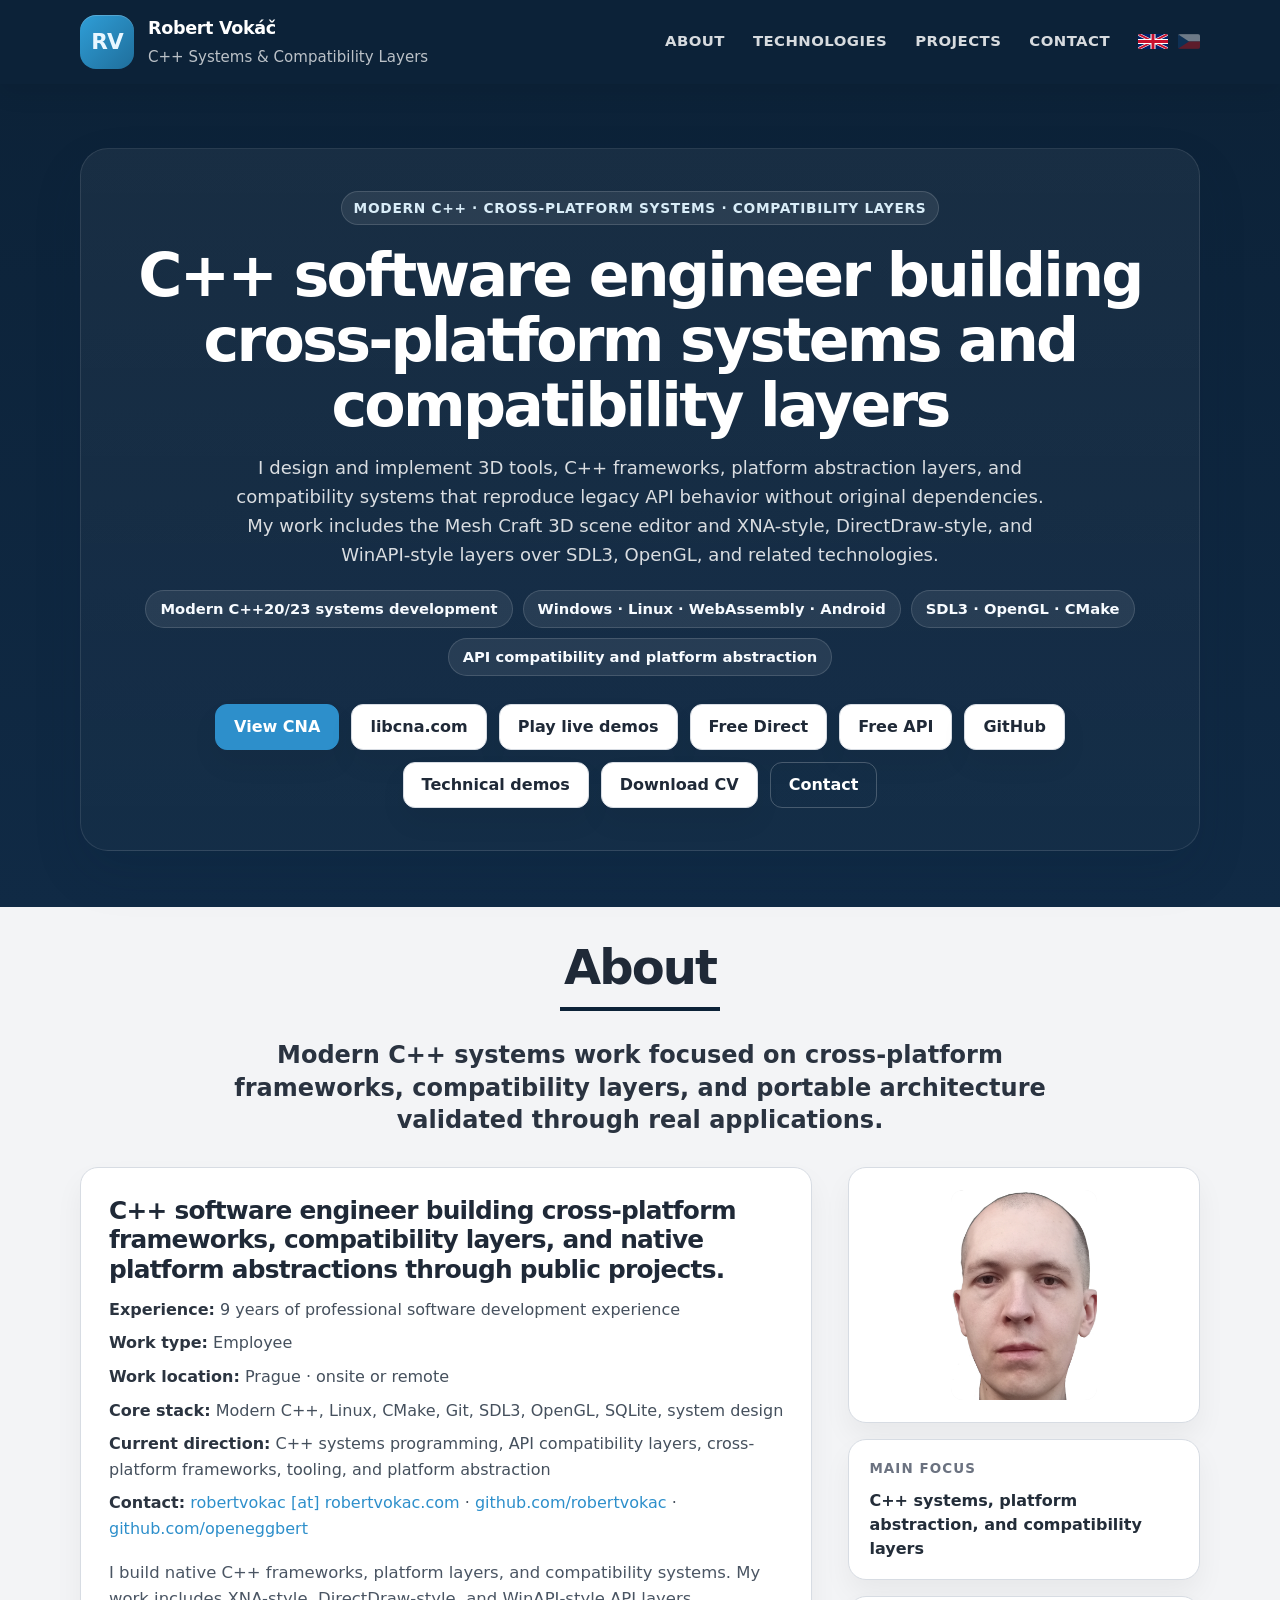
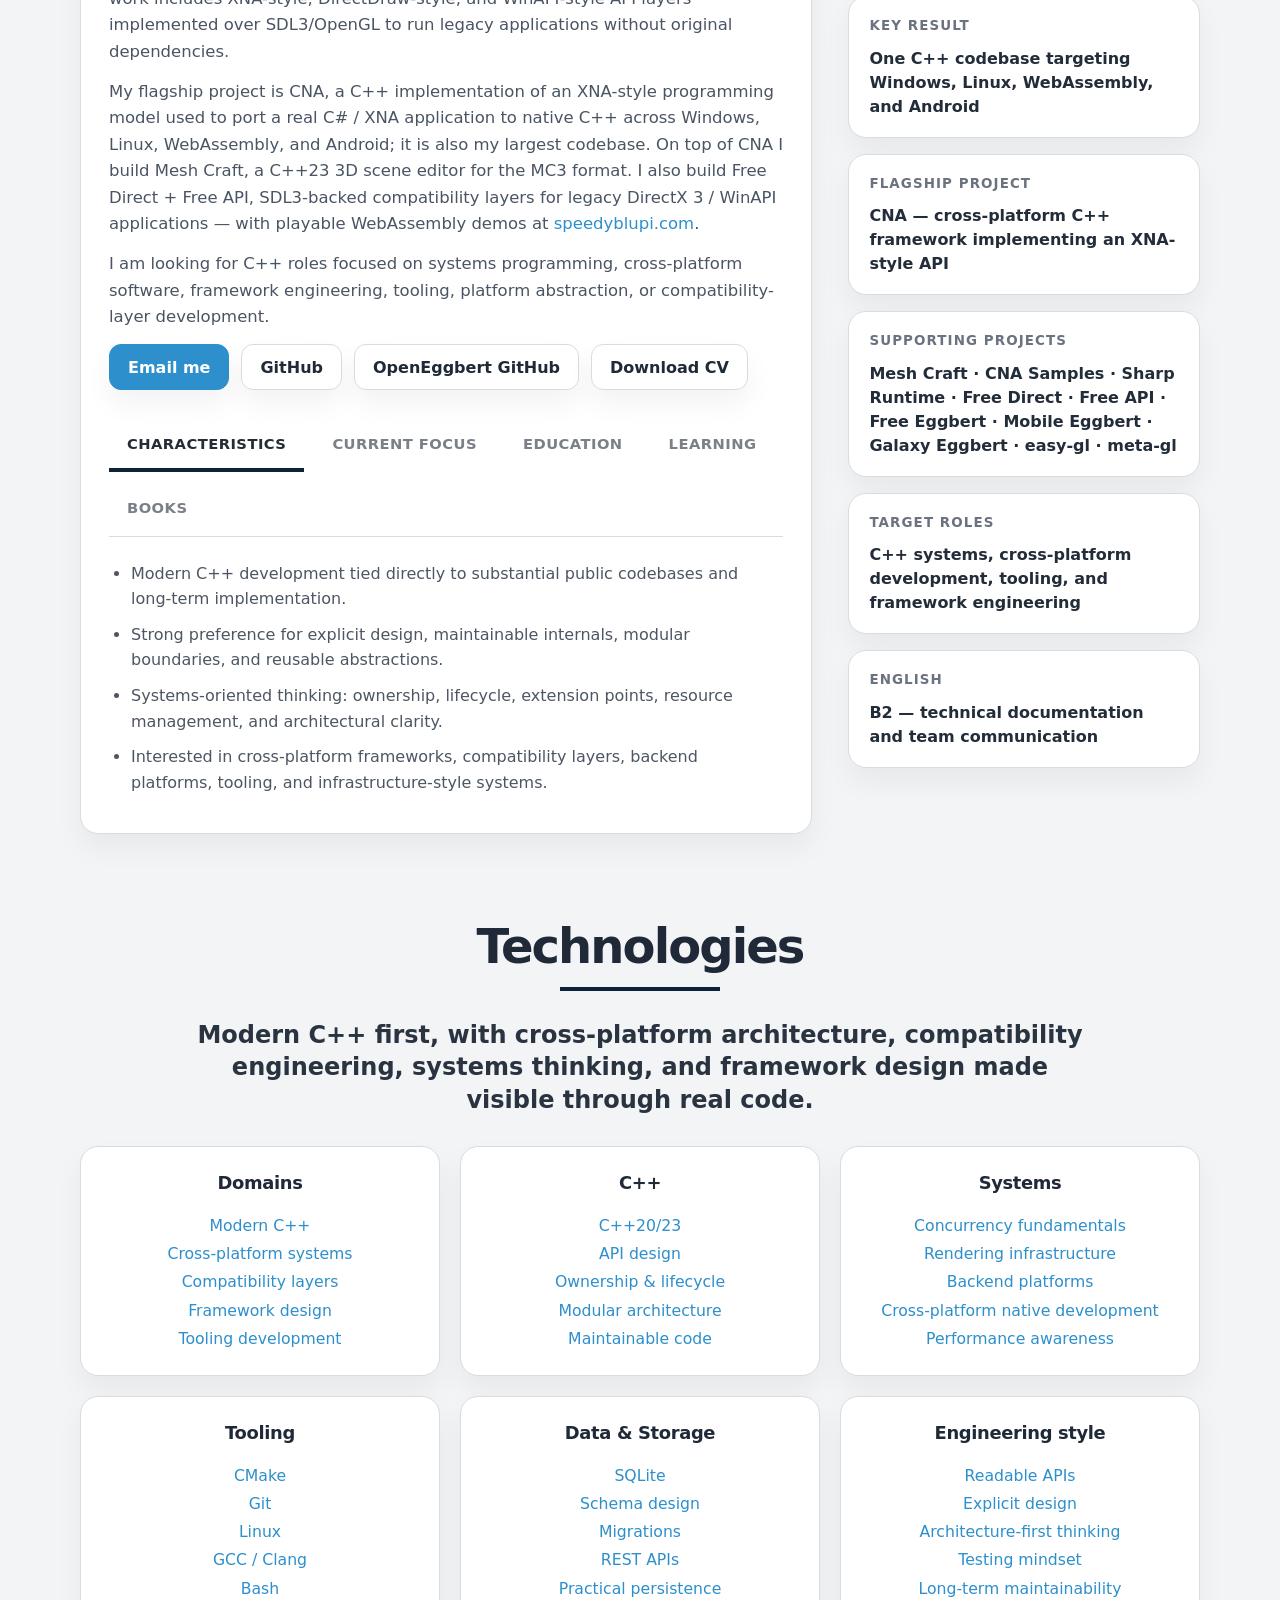
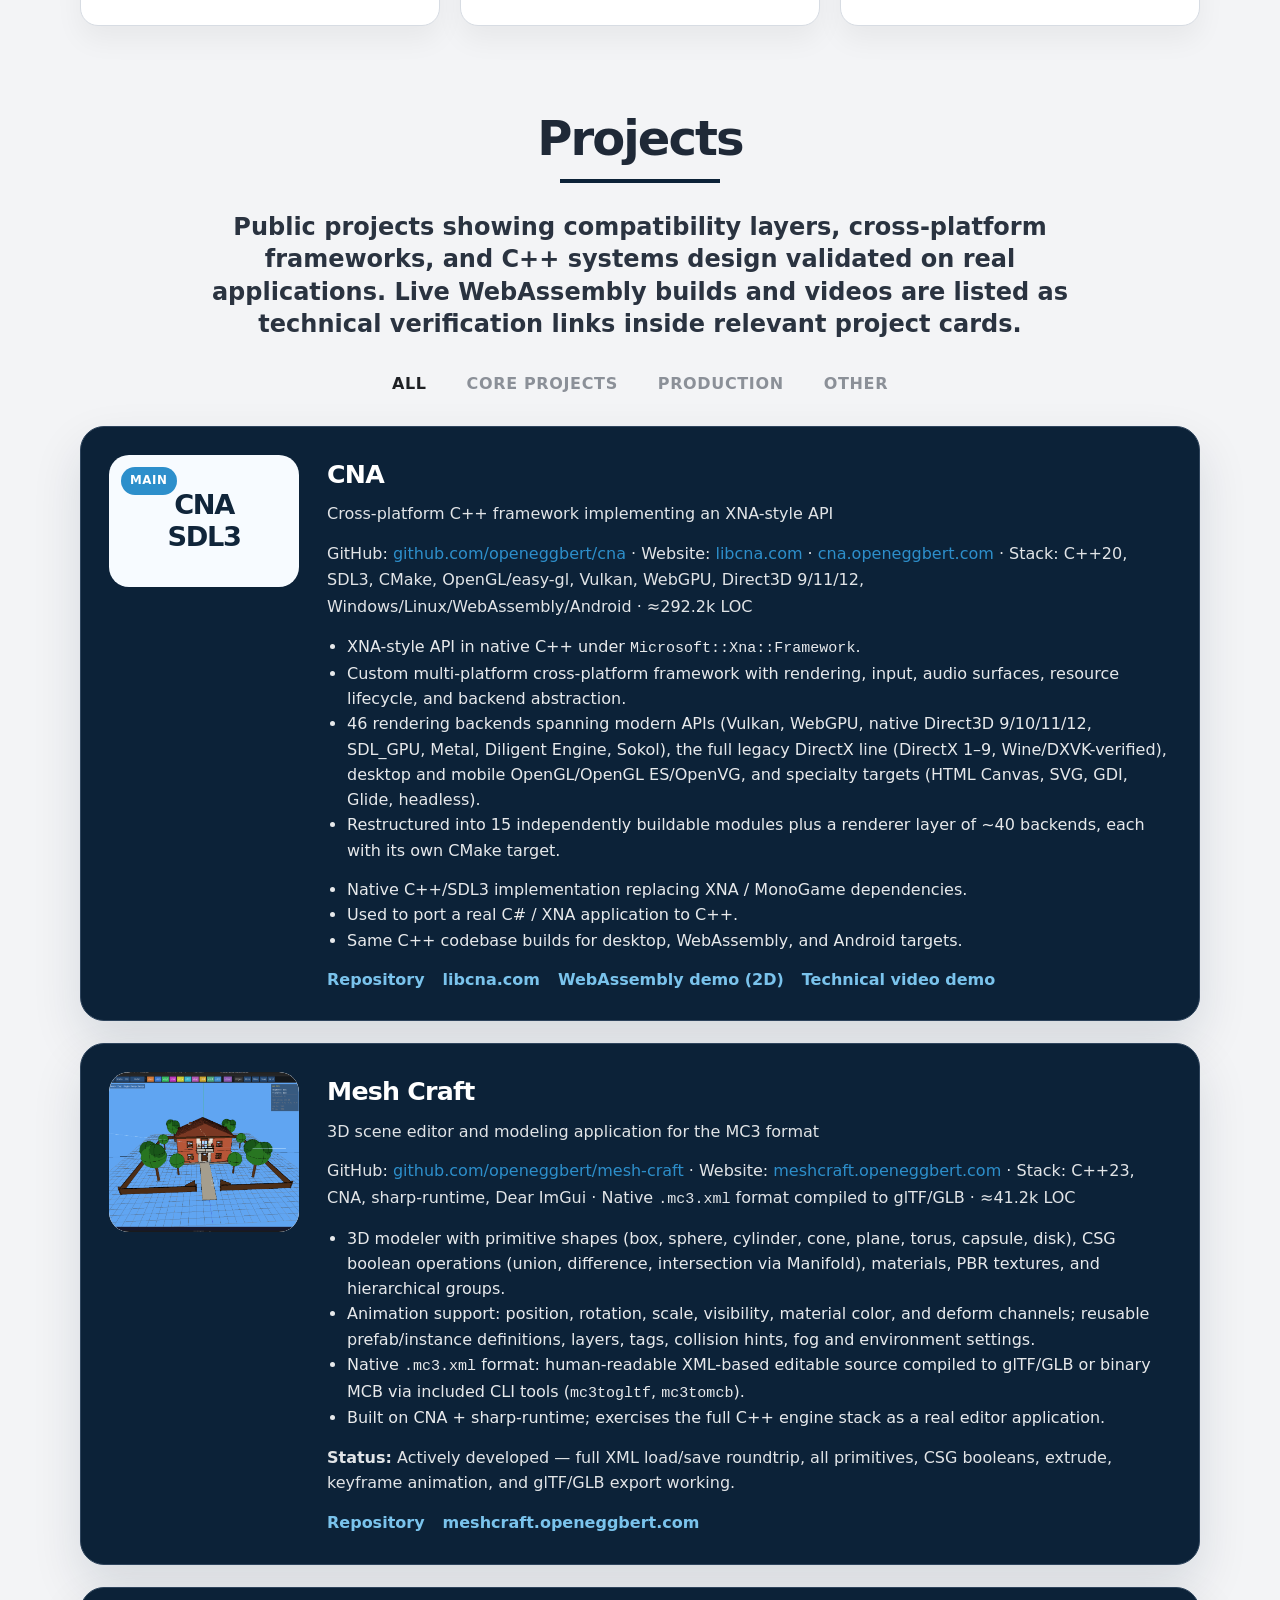
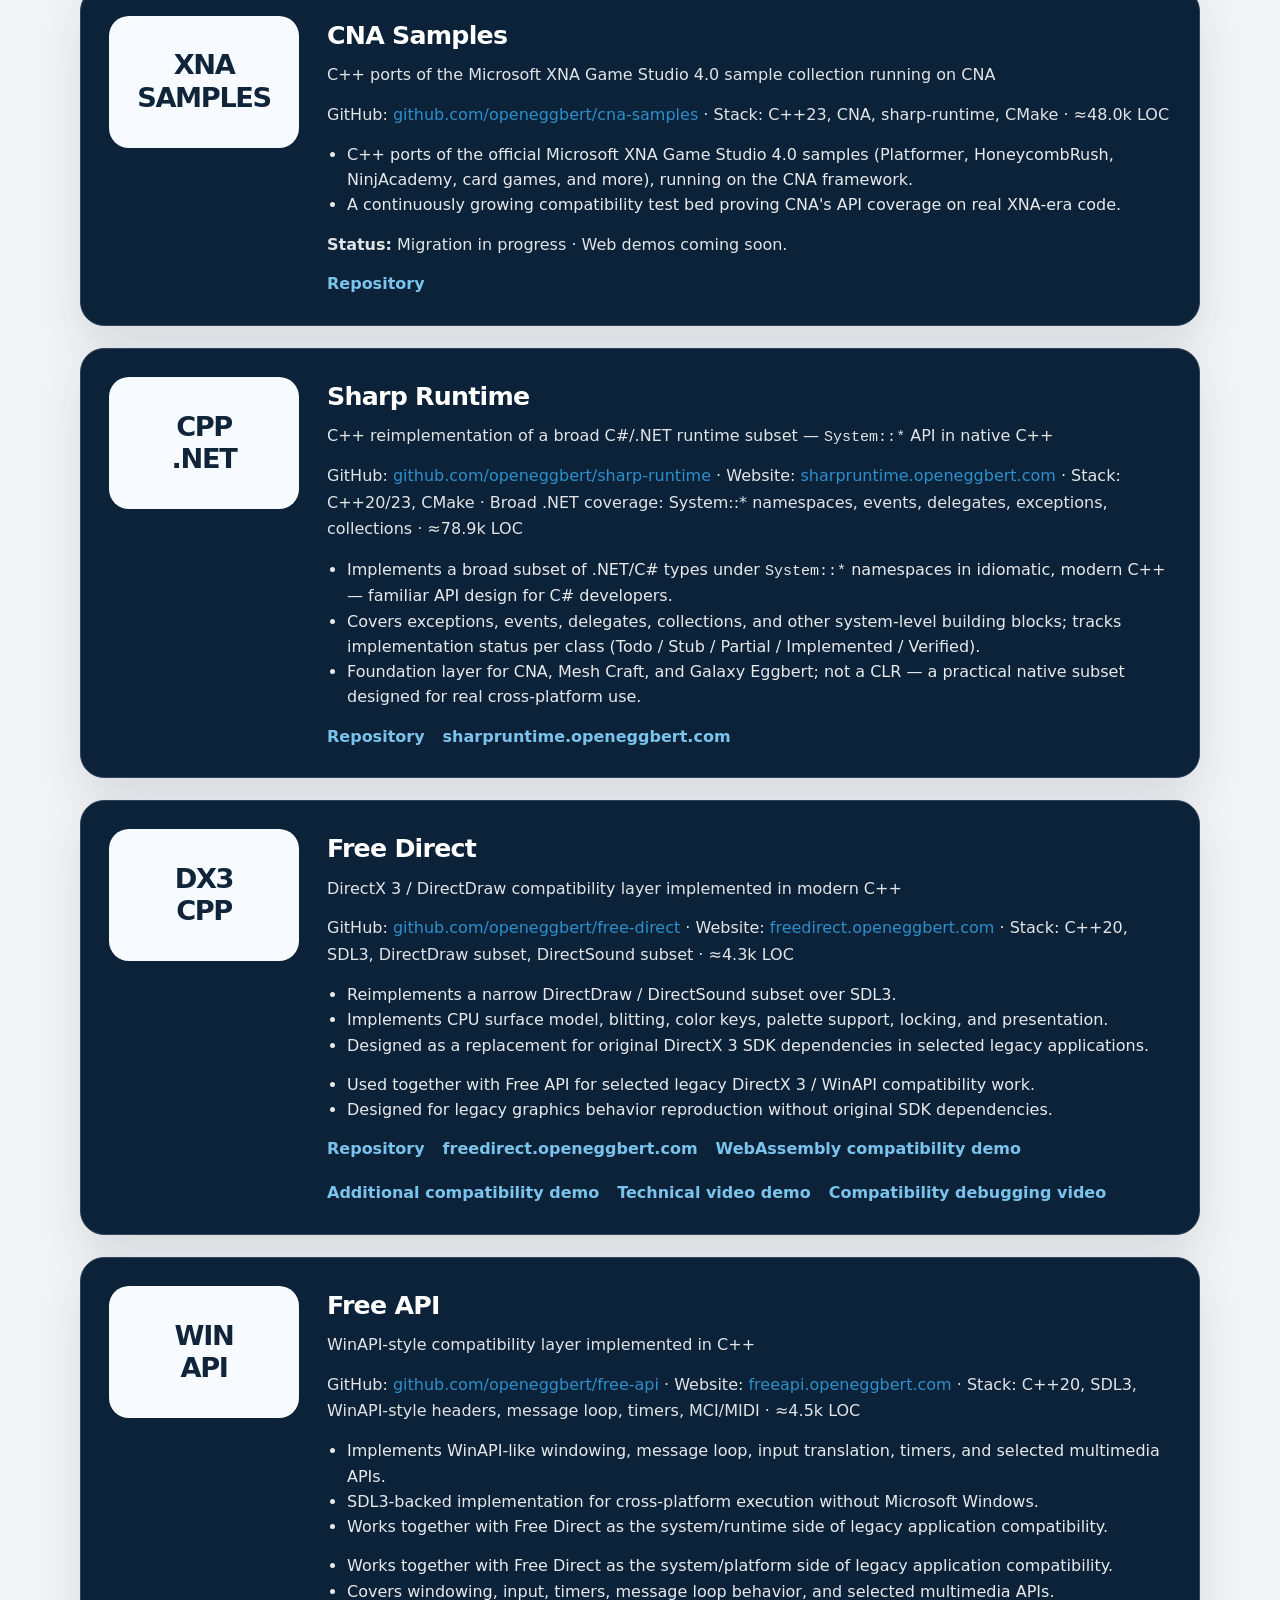
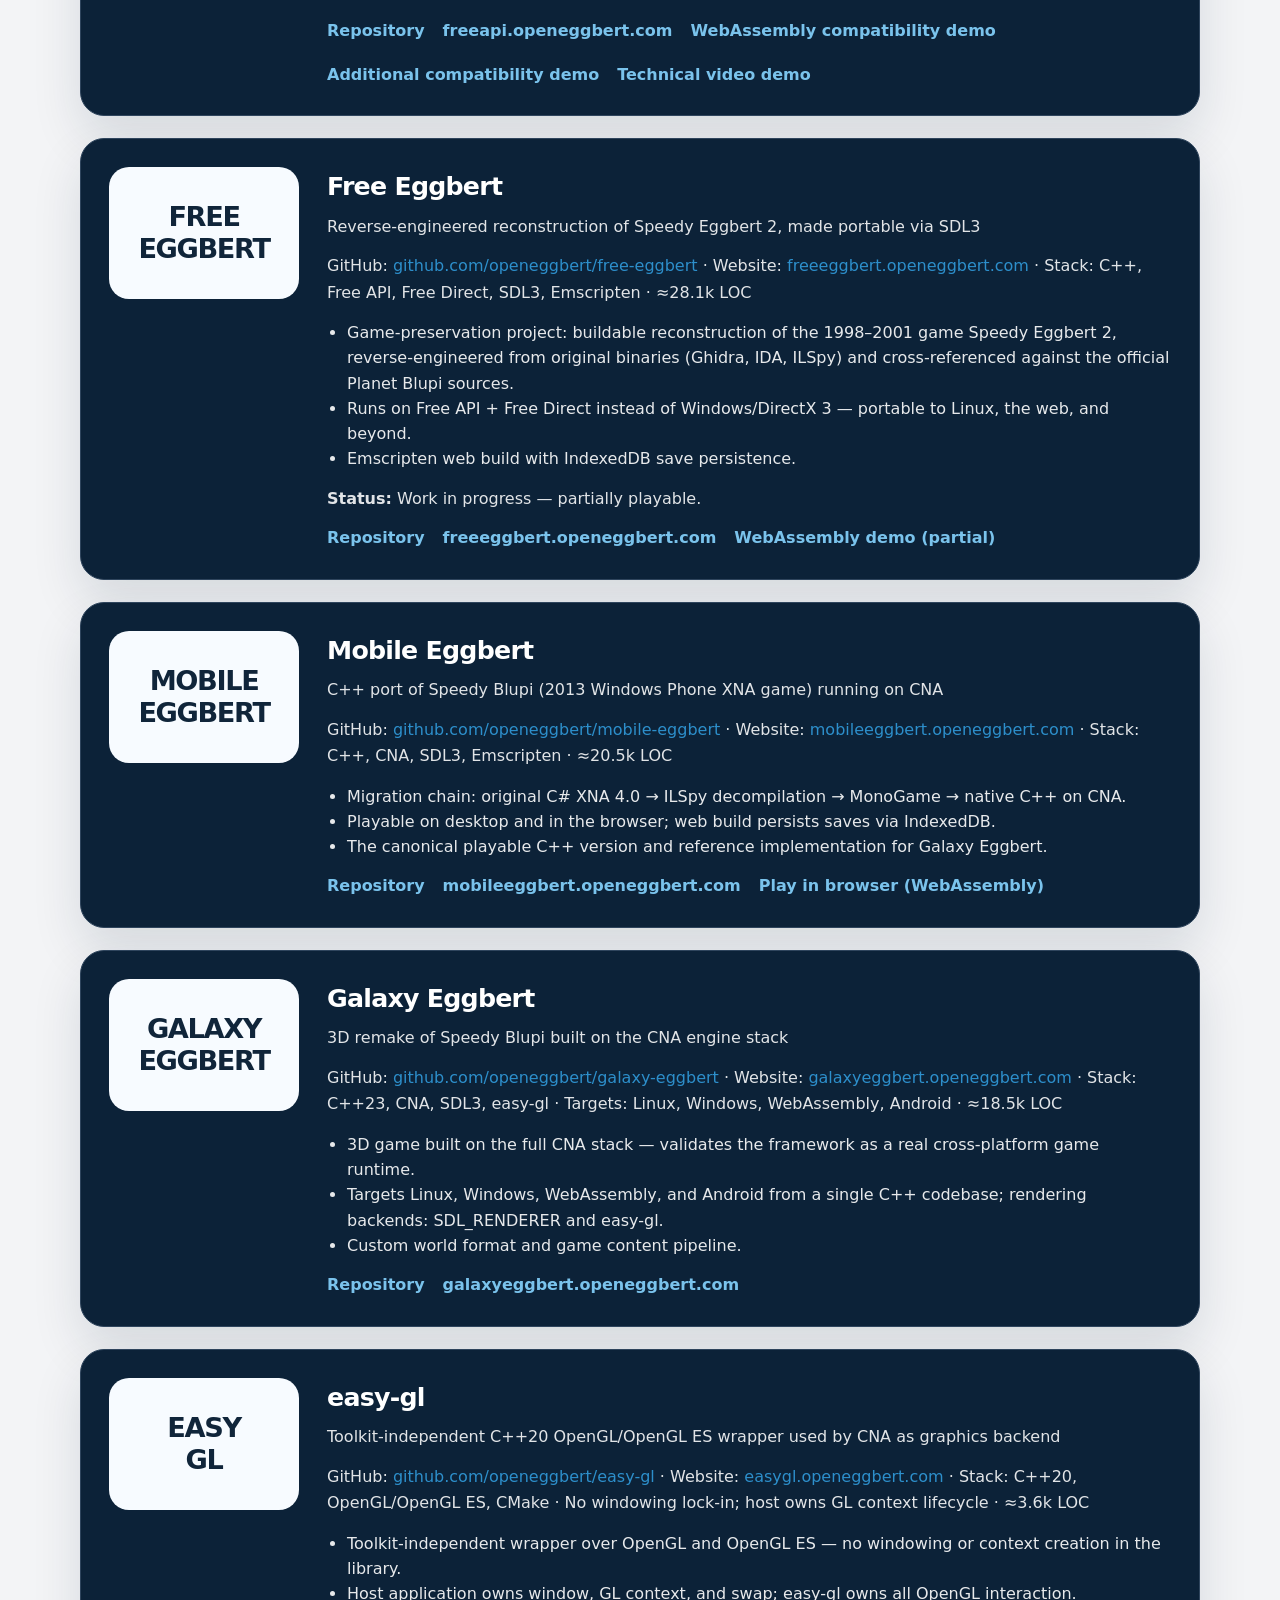
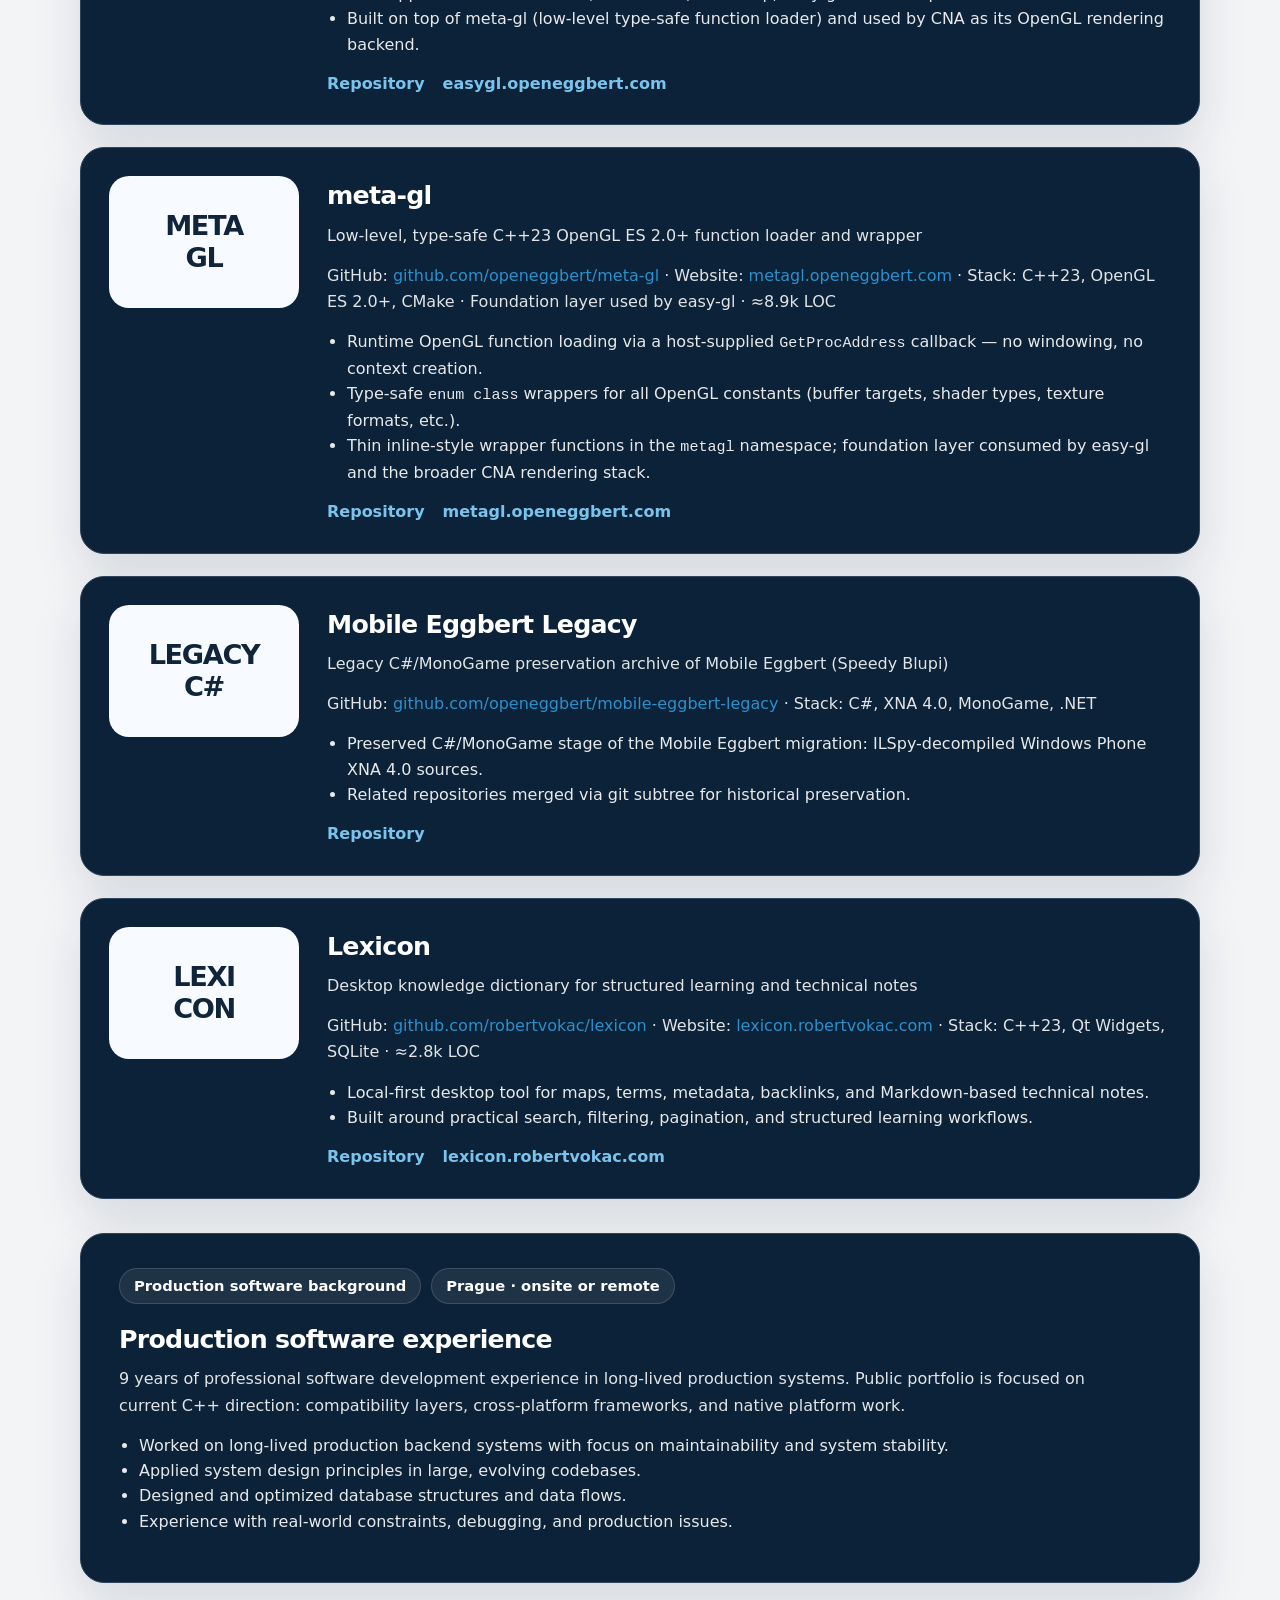
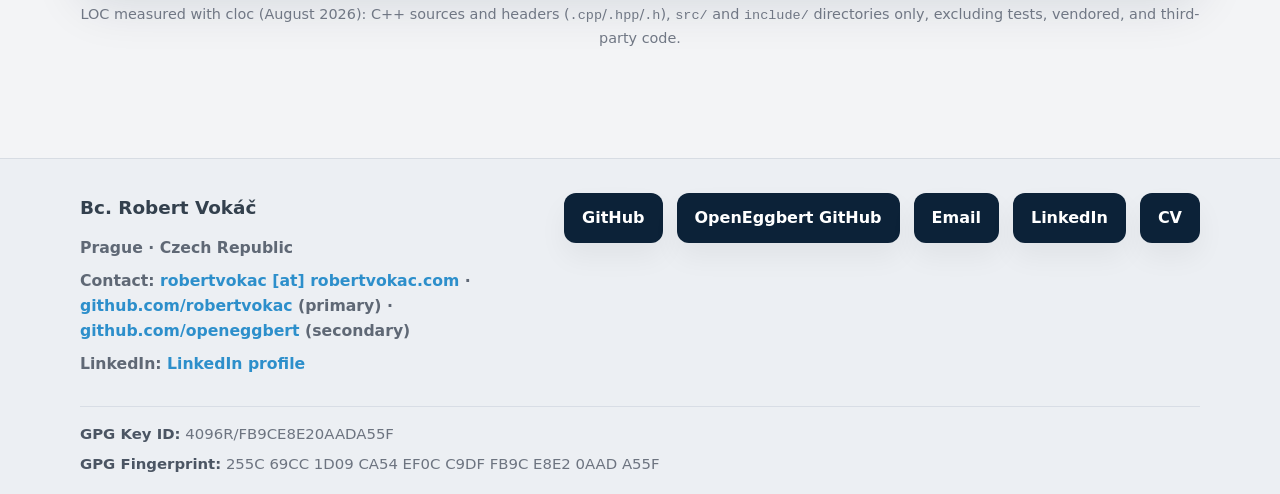
<file: index.html>
<!DOCTYPE html>

<html lang="en">
<head>
<meta charset="utf-8"/>
<meta content="width=device-width, initial-scale=1.0" name="viewport"/>
<title>Robert Vokáč | C++ Software Engineer</title>
<meta content="Robert Vokáč — C++ software engineer building 3D tooling (Mesh Craft), cross-platform frameworks, platform abstraction layers, and compatibility layers over SDL3/OpenGL." name="description"/>
<link href="favicon.png" rel="icon" type="image/png"/>
<link href="https://robertvokac.com/" hreflang="en" rel="alternate"/>
<link href="https://robertvokac.com/indexcz.html" hreflang="cs" rel="alternate"/>
<script>
    (function () {
        var m = document.cookie.match(/(?:^|;\s*)lang=([a-z]+)/);
        if (m && m[1] === 'cz') {
            location.replace('indexcz.html');
        }
    })();
</script>
<style>
        :root {
            --bg: #f3f4f6;
            --surface: #ffffff;
            --text: #1f2937;
            --muted: #6b7280;
            --navy: #0c2238;
            --navy-2: #102a45;
            --line: #d7dce3;
            --line-dark: #2f455d;
            --accent: #2d8fcb;
            --accent-dark: #216d9a;
            --shadow: 0 14px 28px rgba(0, 0, 0, 0.05);
            --shadow-strong: 0 22px 50px rgba(12, 34, 56, 0.12);
            --max: 1120px;
            --radius: 18px;
        }

        * {
            box-sizing: border-box;
        }

        html {
            scroll-behavior: smooth;
        }

        body {
            margin: 0;
            font-family: Inter, ui-sans-serif, system-ui, -apple-system, BlinkMacSystemFont, "Segoe UI", sans-serif;
            color: var(--text);
            background: var(--bg);
            line-height: 1.6;
        }

        a {
            color: var(--accent);
            text-decoration: none;
        }

        a:hover {
            color: var(--accent-dark);
            text-decoration: underline;
        }

        img {
            display: block;
            max-width: 100%;
        }

        code {
            font-family: ui-monospace, SFMono-Regular, Menlo, Consolas, monospace;
            font-size: 0.94em;
        }

        .container {
            width: min(calc(100% - 32px), var(--max));
            margin: 0 auto;
        }

        .site-header {
            background: var(--navy);
            color: #fff;
            position: sticky;
            top: 0;
            z-index: 20;
            box-shadow: 0 8px 24px rgba(0, 0, 0, 0.08);
        }

        .header-inner {
            min-height: 84px;
            display: flex;
            align-items: center;
            justify-content: space-between;
            gap: 24px;
        }

        .brand-wrap {
            display: flex;
            align-items: center;
            gap: 14px;
        }

        .brand-badge {
            width: 54px;
            height: 54px;
            border-radius: 16px;
            background: linear-gradient(135deg, #2f9ed7, #1f6e9b);
            color: #e9f7ff;
            display: flex;
            align-items: center;
            justify-content: center;
            font-size: 1.35rem;
            font-weight: 800;
            letter-spacing: -0.04em;
            box-shadow: inset 0 1px 0 rgba(255, 255, 255, 0.2);
        }

        .brand-text strong {
            display: block;
            font-size: 1.1rem;
            letter-spacing: -0.02em;
            margin-bottom: 2px;
        }

        .brand-text span {
            color: rgba(255, 255, 255, 0.72);
            font-size: 0.94rem;
        }

        .nav {
            display: flex;
            gap: 28px;
            flex-wrap: wrap;
        }

        .nav a {
            color: rgba(255, 255, 255, 0.84);
            font-size: 0.93rem;
            font-weight: 700;
            letter-spacing: 0.03em;
            text-transform: uppercase;
        }

        .nav a:hover {
            color: #fff;
            text-decoration: none;
        }

        .lang-flags {
            display: flex;
            align-items: center;
            gap: 10px;
        }

        .lang-flags a,
        .lang-flags .active {
            display: inline-flex;
            align-items: center;
        }

        .lang-flags a {
            opacity: 0.4;
            transition: opacity 0.15s ease;
        }

        .lang-flags a:hover {
            opacity: 1;
        }

        .lang-flags svg {
            display: block;
            border-radius: 2px;
        }

        .hero {
            background: linear-gradient(180deg, var(--navy) 0%, var(--navy-2) 100%);
            color: #fff;
            padding: 64px 0 56px;
        }

        .hero-panel {
            background: linear-gradient(180deg, rgba(255, 255, 255, 0.05), rgba(255, 255, 255, 0.02));
            border: 1px solid rgba(255, 255, 255, 0.1);
            border-radius: 28px;
            padding: 42px 36px;
            box-shadow: var(--shadow-strong);
            text-align: center;
        }

        .hero-kicker {
            display: inline-flex;
            align-items: center;
            min-height: 34px;
            padding: 0 12px;
            border-radius: 999px;
            background: rgba(255, 255, 255, 0.08);
            border: 1px solid rgba(255, 255, 255, 0.14);
            color: #d9edf8;
            font-size: 0.86rem;
            font-weight: 800;
            letter-spacing: 0.05em;
            text-transform: uppercase;
            margin-bottom: 18px;
        }

        .hero h1 {
            margin: 0 0 16px;
            font-size: clamp(2.3rem, 4.7vw, 4rem);
            line-height: 1.08;
            letter-spacing: -0.045em;
        }

        .hero p {
            max-width: 820px;
            margin: 0 auto 20px;
            color: rgba(255, 255, 255, 0.84);
            font-size: 1.13rem;
        }

        .hero-highlights {
            display: flex;
            justify-content: center;
            flex-wrap: wrap;
            gap: 10px;
            margin: 0 0 28px;
        }

        .hero-highlights span {
            display: inline-flex;
            align-items: center;
            min-height: 38px;
            padding: 0 14px;
            border-radius: 999px;
            background: rgba(255, 255, 255, 0.08);
            border: 1px solid rgba(255, 255, 255, 0.14);
            color: #f7fbff;
            font-size: 0.92rem;
            font-weight: 700;
        }

        .hero-video, .project-video {
            margin: 24px auto;
            max-width: 860px;
        }

        .project-video {
            max-width: 780px;
            margin-left: 0;
        }

        .video-frame {
            position: relative;
            width: 100%;
            aspect-ratio: 16 / 9;
            overflow: hidden;
            border-radius: 16px;
            border: 1px solid rgba(255, 255, 255, 0.14);
            background: rgba(255, 255, 255, 0.06);
            box-shadow: var(--shadow-strong);
        }

        .project-video .video-frame {
            border-color: rgba(255, 255, 255, 0.18);
        }

        .video-frame iframe {
            position: absolute;
            inset: 0;
            width: 100%;
            height: 100%;
            border: 0;
        }

        .video-caption {
            margin: 8px 0 0;
            color: rgba(255, 255, 255, 0.78);
            font-size: 0.92rem;
            text-align: center;
        }

        .project-video .video-caption {
            text-align: left;
        }

        .cta-row {
            display: flex;
            gap: 12px;
            flex-wrap: wrap;
        }

        .hero .cta-row {
            justify-content: center;
        }

        .btn {
            display: inline-flex;
            align-items: center;
            justify-content: center;
            min-height: 46px;
            padding: 0 18px;
            border: 1px solid var(--line);
            border-radius: 12px;
            background: #fff;
            color: var(--text);
            font-weight: 800;
            text-decoration: none;
            box-shadow: var(--shadow);
            transition: transform 0.15s ease, background 0.15s ease, color 0.15s ease, border-color 0.15s ease;
        }

        .btn:hover {
            text-decoration: none;
            transform: translateY(-1px);
        }

        .btn.primary {
            background: var(--accent);
            border-color: var(--accent);
            color: #fff;
        }

        .btn.primary:hover {
            background: var(--accent-dark);
            border-color: var(--accent-dark);
            color: #fff;
        }

        .btn.dark {
            background: transparent;
            color: #fff;
            border-color: rgba(255, 255, 255, 0.22);
            box-shadow: none;
        }

        .btn.dark:hover {
            background: rgba(255, 255, 255, 0.06);
            color: #fff;
        }

        main {
            padding-bottom: 24px;
        }

        section {
            padding: 34px 0 52px;
        }

        .section-title {
            text-align: center;
            margin-bottom: 34px;
        }

        .section-title h2 {
            margin: 0;
            font-size: clamp(2rem, 4vw, 3rem);
            line-height: 1.1;
            letter-spacing: -0.04em;
        }

        .section-title::after {
            content: "";
            display: block;
            width: 160px;
            max-width: 40vw;
            height: 4px;
            margin: 14px auto 0;
            background: var(--navy);
        }

        .intro-quote {
            text-align: center;
            margin: -6px auto 30px;
            max-width: 900px;
            font-size: clamp(1.05rem, 2vw, 1.5rem);
            font-weight: 700;
            color: #2a3340;
            line-height: 1.35;
        }

        .about-grid {
            display: grid;
            grid-template-columns: 1.25fr 0.6fr;
            gap: 36px;
            align-items: start;
        }

        .card {
            background: var(--surface);
            border: 1px solid var(--line);
            border-radius: var(--radius);
            box-shadow: var(--shadow);
        }

        .about-main {
            padding: 28px;
        }

        .about-main h3 {
            margin: 28px 0 12px;
            font-size: 1.45rem;
            line-height: 1.2;
            letter-spacing: -0.03em;
        }

        .about-main h3:first-child {
            margin-top: 0;
            font-size: 1.55rem;
        }

        .facts {
            display: grid;
            gap: 8px;
            margin-bottom: 18px;
            font-size: 1rem;
            color: #45505d;
        }

        .facts strong {
            color: #2b3440;
        }

        .facts a {
            word-break: break-word;
        }

        .about-main p {
            margin: 0 0 14px;
            font-size: 1.03rem;
            color: #4a5563;
            max-width: 780px;
        }

        .about-side {
            display: grid;
            gap: 16px;
        }

        .portrait-frame {
            padding: 22px;
            display: flex;
            align-items: center;
            justify-content: center;
        }

        .portrait-frame img {
            width: auto;
            max-width: 76%;
            max-height: 210px;
            object-fit: contain;
            background: #f5f5f5;
            border-radius: 12px;
        }

        .side-card {
            padding: 18px 20px;
        }

        .side-card h4 {
            margin: 0 0 10px;
            font-size: 0.84rem;
            letter-spacing: 0.08em;
            text-transform: uppercase;
            color: var(--muted);
        }

        .side-card p {
            margin: 0;
            font-size: 1rem;
            font-weight: 700;
            color: #232d39;
            line-height: 1.5;
        }

        .tab-nav {
            display: flex;
            gap: 10px;
            flex-wrap: wrap;
            border-bottom: 1px solid var(--line);
            margin-top: 28px;
        }

        .tab-button {
            appearance: none;
            border: 0;
            background: transparent;
            padding: 14px 18px 12px;
            margin: 0;
            color: #7a7f88;
            font: inherit;
            font-size: 0.92rem;
            font-weight: 800;
            letter-spacing: 0.03em;
            text-transform: uppercase;
            border-bottom: 4px solid transparent;
            cursor: pointer;
        }

        .tab-button.active {
            color: #242c36;
            border-bottom-color: var(--navy);
        }

        .tab-panel {
            display: none;
            padding: 24px 0 0;
        }

        .tab-panel.active {
            display: block;
        }

        .bullets, .book-list, .edu-list, .course-list {
            margin: 0;
            padding-left: 22px;
            color: #4d5663;
            font-size: 1rem;
        }

        .bullets li, .book-list li, .course-list li {
            margin-bottom: 10px;
        }

        .edu-item {
            margin-bottom: 24px;
            font-size: 1rem;
            color: #4d5663;
        }

        .edu-item strong {
            color: #26303b;
        }

        .muted-note {
            color: #707784;
            font-size: 0.95rem;
            margin-bottom: 14px;
        }

        details summary {
            cursor: pointer;
            font-weight: 800;
            color: #273240;
            margin-bottom: 14px;
        }

        .book-columns {
            columns: 2;
            column-gap: 34px;
        }

        .book-columns li {
            break-inside: avoid;
        }

        .tech-grid {
            display: grid;
            grid-template-columns: repeat(3, minmax(0, 1fr));
            gap: 20px;
        }

        .tech-card {
            background: var(--surface);
            border: 1px solid var(--line);
            border-radius: var(--radius);
            min-height: 176px;
            padding: 22px;
            text-align: center;
            box-shadow: var(--shadow);
        }

        .tech-card h3 {
            margin: 0 0 14px;
            font-size: 1.12rem;
            letter-spacing: -0.02em;
        }

        .tech-card p {
            margin: 0;
            color: var(--accent);
            font-size: 0.98rem;
            line-height: 1.8;
        }

        .project-filter {
            display: flex;
            justify-content: center;
            gap: 28px;
            flex-wrap: wrap;
            margin-bottom: 28px;
        }

        .filter-button {
            appearance: none;
            border: 0;
            background: transparent;
            color: #8b9098;
            cursor: pointer;
            font: inherit;
            font-size: 1rem;
            font-weight: 800;
            text-transform: uppercase;
            letter-spacing: 0.04em;
        }

        .filter-button.active {
            color: #1e2024;
        }

        .project-list {
            display: grid;
            gap: 22px;
        }

        .project-card {
            background: var(--navy);
            color: #fff;
            border: 1px solid var(--line-dark);
            border-radius: 24px;
            padding: 28px;
            display: grid;
            grid-template-columns: 190px 1fr;
            gap: 28px;
            align-items: start;
            box-shadow: var(--shadow-strong);
        }

        .project-card[hidden] {
            display: none;
        }

        .project-media {
            width: 190px;
            min-height: 132px;
            border-radius: 20px;
            background: #f7fbff;
            display: flex;
            align-items: center;
            justify-content: center;
            color: #10253a;
            font-weight: 900;
            font-size: 1.7rem;
            line-height: 1.18;
            letter-spacing: -0.05em;
            text-align: center;
            padding: 16px;
            position: relative;
        }

        .project-badge {
            position: absolute;
            top: 12px;
            left: 12px;
            display: inline-flex;
            align-items: center;
            min-height: 28px;
            padding: 0 9px;
            border-radius: 999px;
            background: var(--accent);
            color: #fff;
            font-size: 0.74rem;
            font-weight: 900;
            letter-spacing: 0.05em;
            text-transform: uppercase;
        }

        .project-content h3 {
            margin: 0 0 6px;
            font-size: 1.58rem;
            letter-spacing: -0.03em;
        }

        .project-role {
            margin: 0 0 10px;
            color: rgba(255, 255, 255, 0.8);
            font-size: 1rem;
        }

        .project-meta {
            margin: 0 0 16px;
            color: rgba(255, 255, 255, 0.86);
            font-size: 0.98rem;
            line-height: 1.65;
        }

        .project-content ul {
            margin: 0 0 14px;
            padding-left: 20px;
            color: rgba(255, 255, 255, 0.9);
            font-size: 1rem;
            line-height: 1.58;
        }

        .project-content p {
            margin: 0 0 14px;
            color: rgba(255, 255, 255, 0.88);
            font-size: 1rem;
        }

        .project-actions {
            display: flex;
            gap: 18px;
            flex-wrap: wrap;
            margin-top: 6px;
        }

        .project-actions a {
            color: #7ac3ec;
            font-size: 1rem;
            font-weight: 700;
        }

        .project-actions a:hover {
            color: #a9daf4;
        }

        .professional-card {
            grid-template-columns: 1fr;
            padding: 34px 38px;
        }

        .professional-card .project-content {
            max-width: 980px;
        }

        .experience-tags {
            display: flex;
            flex-wrap: wrap;
            gap: 10px;
            margin-bottom: 16px;
        }

        .experience-tags span {
            display: inline-flex;
            align-items: center;
            min-height: 36px;
            padding: 0 14px;
            background: rgba(255, 255, 255, 0.08);
            border: 1px solid rgba(255, 255, 255, 0.14);
            color: #ffffff;
            font-size: 0.92rem;
            font-weight: 700;
            border-radius: 999px;
        }

        .status-note {
            display: inline-flex;
            align-items: center;
            min-height: 30px;
            padding: 0 10px;
            margin: 4px 0 14px;
            border-radius: 999px;
            background: rgba(255, 255, 255, 0.08);
            border: 1px solid rgba(255, 255, 255, 0.14);
            color: rgba(255, 255, 255, 0.88);
            font-size: 0.86rem;
            font-weight: 800;
            letter-spacing: 0.03em;
            text-transform: uppercase;
        }

        .footer {
            margin-top: 18px;
            border-top: 1px solid var(--line);
            background: #eceff3;
            padding: 34px 0 26px;
        }

        .footer-grid {
            display: grid;
            grid-template-columns: 1fr auto;
            gap: 28px;
            align-items: start;
        }

        .footer-contact h3 {
            margin: 0 0 12px;
            font-size: 1.15rem;
            color: #33404d;
        }

        .footer-contact p {
            margin: 0 0 8px;
            color: #5f6875;
            font-size: 0.98rem;
            font-weight: 700;
            line-height: 1.6;
        }

        .footer-contact a {
            color: var(--accent);
            font-weight: 700;
        }

        .footer-actions {
            display: flex;
            gap: 14px;
            flex-wrap: wrap;
            justify-content: flex-end;
        }

        .footer-pill {
            min-width: 58px;
            min-height: 50px;
            padding: 0 18px;
            display: inline-flex;
            align-items: center;
            justify-content: center;
            background: var(--navy);
            color: #fff;
            text-decoration: none;
            font-weight: 800;
            font-size: 1rem;
            border-radius: 12px;
            box-shadow: var(--shadow);
            transition: background 0.15s ease, transform 0.15s ease;
        }

        .footer-pill:hover {
            color: #fff;
            text-decoration: none;
            background: var(--navy-2);
            transform: translateY(-1px);
        }

        .footer-gpg {
            margin-top: 22px;
            padding-top: 16px;
            border-top: 1px solid #d8dde5;
            color: #6d7480;
            font-size: 0.93rem;
            display: grid;
            gap: 6px;
        }

        .footer-gpg strong {
            color: #4b5563;
        }

        .footer-gpg code {
            font-family: inherit;
            font-size: inherit;
            color: inherit;
        }

        @media (max-width: 980px) {
            .about-grid, .project-card, .tech-grid, .footer-grid {
                grid-template-columns: 1fr;
            }

            .project-card {
                padding: 24px;
            }

            .project-media {
                width: 100%;
                min-height: 110px;
                font-size: 1.55rem;
            }

            .footer-actions {
                justify-content: flex-start;
            }

            .professional-card {
                padding: 28px;
            }
        }

        @media (max-width: 760px) {
            .header-inner {
                padding: 18px 0;
                min-height: auto;
                flex-direction: column;
                align-items: flex-start;
            }

            .nav {
                gap: 16px;
            }

            .hero {
                padding: 42px 0 38px;
            }

            .hero-panel, .about-main {
                padding: 24px 20px;
            }

            .tab-nav, .project-filter, .cta-row {
                gap: 10px;
            }

            .tab-button {
                padding: 12px 10px 10px;
            }

            .container {
                width: min(calc(100% - 20px), var(--max));
            }

            .book-columns {
                columns: 1;
            }

            .footer-pill {
                width: 100%;
            }
        }
    </style>
</head>
<body>
<header class="site-header">
<div class="container header-inner">
<div class="brand-wrap">
<div class="brand-badge">RV</div>
<div class="brand-text">
<strong>Robert Vokáč</strong>
<span>C++ Systems &amp; Compatibility Layers</span>
</div>
</div>
<nav aria-label="Primary navigation" class="nav">
<a href="#about">About</a>
<a href="#technologies">Technologies</a>
<a href="#projects">Projects</a>
<a href="#contact">Contact</a>
<span class="lang-flags"><span class="active" title="English"><svg height="15" viewbox="0 0 60 30" width="30" xmlns="http://www.w3.org/2000/svg"><clippath id="ukclip"><path d="M0,0 v30 h60 v-30 z"/></clippath><g clip-path="url(#ukclip)"><path d="M0,0 v30 h60 v-30 z" fill="#012169"/><path d="M0,0 L60,30 M60,0 L0,30" stroke="#fff" stroke-width="6"/><path d="M0,0 L60,30 M60,0 L0,30" stroke="#C8102E" stroke-width="4"/><path d="M30,0 v30 M0,15 h60" stroke="#fff" stroke-width="10"/><path d="M30,0 v30 M0,15 h60" stroke="#C8102E" stroke-width="6"/></g></svg></span><a aria-label="Česká verze" href="indexcz.html" hreflang="cs" lang="cs" onclick="document.cookie='lang=cz;path=/;max-age=31536000'" title="Česká verze"><svg height="15" viewbox="0 0 6 4" width="22" xmlns="http://www.w3.org/2000/svg"><rect fill="#fff" height="2" width="6"/><rect fill="#d7141a" height="2" width="6" y="2"/><path d="M0 0l3 2-3 2z" fill="#11457e"/></svg></a></span>
</nav>
</div>
</header>
<section class="hero">
<div class="container">
<div class="hero-panel">
<div class="hero-kicker">Modern C++ · Cross-Platform Systems · Compatibility Layers</div>
<h1>C++ software engineer building cross-platform systems and compatibility layers</h1>
<p>I design and implement 3D tools, C++ frameworks, platform abstraction layers, and compatibility systems that reproduce legacy API behavior without original dependencies. My work includes the Mesh Craft 3D scene editor and XNA-style, DirectDraw-style, and WinAPI-style layers over SDL3, OpenGL, and related technologies.</p>
<div class="hero-highlights">
<span>Modern C++20/23 systems development</span>
<span>Windows · Linux · WebAssembly · Android</span>
<span>SDL3 · OpenGL · CMake</span>
<span>API compatibility and platform abstraction</span>
</div>

<div class="cta-row"><a class="btn primary" href="https://github.com/openeggbert/cna" rel="noreferrer" target="_blank">View CNA</a>
<a class="btn" href="https://libcna.com" rel="noreferrer" target="_blank">libcna.com</a>
<a class="btn" href="https://speedyblupi.com" rel="noreferrer" target="_blank">Play live demos</a>
<a class="btn" href="https://github.com/openeggbert/free-direct" rel="noreferrer" target="_blank">Free Direct</a>
<a class="btn" href="https://github.com/openeggbert/free-api" rel="noreferrer" target="_blank">Free API</a>
<a class="btn" href="https://github.com/robertvokac" rel="noreferrer" target="_blank">GitHub</a>
<a class="btn" href="#projects">Technical demos</a>
<a class="btn" download="" href="robert-vokac-cv-2026.pdf">Download CV</a>
<a class="btn dark" href="mailto:robertvokac@robertvokac.com">Contact</a></div>
</div>
</div>
</section>
<main>
<section id="about">
<div class="container">
<div class="section-title"><h2>About</h2></div>
<p class="intro-quote">Modern C++ systems work focused on cross-platform frameworks, compatibility layers, and portable architecture validated through real applications.</p>
<div class="about-grid">
<div class="about-main card">
<h3>C++ software engineer building cross-platform frameworks, compatibility layers, and native platform abstractions through public projects.</h3>
<div class="facts">
<div><strong>Experience:</strong> 9 years of professional software development experience</div>
<div><strong>Work type:</strong> Employee</div>
<div><strong>Work location:</strong> Prague · onsite or remote</div>
<div><strong>Core stack:</strong> Modern C++, Linux, CMake, Git, SDL3, OpenGL, SQLite, system design</div>
<div><strong>Current direction:</strong> C++ systems programming, API compatibility layers, cross-platform frameworks, tooling, and platform abstraction</div>
<div><strong>Contact:</strong>
<a href="mailto:robertvokac@robertvokac.com">robertvokac [at] robertvokac.com</a> ·
                            <a href="https://github.com/robertvokac" rel="noreferrer" target="_blank">github.com/robertvokac</a>
                            ·
                            <a href="https://github.com/openeggbert" rel="noreferrer" target="_blank">github.com/openeggbert</a>
</div>
</div>
<p>I build native C++ frameworks, platform layers, and compatibility systems. My work includes XNA-style, DirectDraw-style, and WinAPI-style API layers implemented over SDL3/OpenGL to run legacy applications without original dependencies.</p>
<p>My flagship project is CNA, a C++ implementation of an XNA-style programming model used to port a real C# / XNA application to native C++ across Windows, Linux, WebAssembly, and Android; it is also my largest codebase. On top of CNA I build Mesh Craft, a C++23 3D scene editor for the MC3 format. I also build Free Direct + Free API, SDL3-backed compatibility layers for legacy DirectX 3 / WinAPI applications — with playable WebAssembly demos at <a href="https://speedyblupi.com" rel="noreferrer" target="_blank">speedyblupi.com</a>.</p>
<p>I am looking for C++ roles focused on systems programming, cross-platform software, framework engineering, tooling, platform abstraction, or compatibility-layer development.</p>
<div class="cta-row">
<a class="btn primary" href="mailto:robertvokac@robertvokac.com">Email me</a>
<a class="btn" href="https://github.com/robertvokac" rel="noreferrer" target="_blank">GitHub</a>
<a class="btn" href="https://github.com/openeggbert" rel="noreferrer" target="_blank">OpenEggbert
                            GitHub</a>
<a class="btn" download="" href="robert-vokac-cv-2026.pdf">Download CV</a>
</div>
<div aria-label="About details tabs" class="tab-nav" role="tablist">
<button class="tab-button active" data-tab="characteristics" type="button">Characteristics
                        </button>
<button class="tab-button" data-tab="current-focus" type="button">Current focus</button>
<button class="tab-button" data-tab="education" type="button">Education</button>
<button class="tab-button" data-tab="learning" type="button">Learning</button>
<button class="tab-button" data-tab="books" type="button">Books</button>
</div>
<div class="tab-panel active" id="characteristics">
<ul class="bullets">
<li>Modern C++ development tied directly to substantial public codebases and long-term implementation.</li>
<li>Strong preference for explicit design, maintainable internals, modular boundaries, and reusable abstractions.</li>
<li>Systems-oriented thinking: ownership, lifecycle, extension points, resource management, and architectural clarity.</li>
<li>Interested in cross-platform frameworks, compatibility layers, backend platforms, tooling, and infrastructure-style systems.</li>
</ul>
</div>
<div class="tab-panel" id="current-focus">
<ul class="bullets">
<li>Developing <a href="https://github.com/openeggbert/cna" rel="noreferrer" target="_blank">CNA</a> as a cross-platform C++ framework implementing an XNA-style programming model for Windows, Linux, WebAssembly, and Android — with <a href="https://github.com/openeggbert/cna-samples" rel="noreferrer" target="_blank">CNA Samples</a> porting the official XNA sample collection.</li>
<li>Developing <a href="https://github.com/openeggbert/mesh-craft" rel="noreferrer" target="_blank">Mesh Craft</a>, a C++23 3D scene editor for the MC3 format.</li>
<li>Developing <a href="https://github.com/openeggbert/free-direct" rel="noreferrer" target="_blank">Free Direct</a> and <a href="https://github.com/openeggbert/free-api" rel="noreferrer" target="_blank">Free API</a> as SDL3-backed compatibility layers for legacy DirectX 3 / WinAPI applications, powering <a href="https://github.com/openeggbert/free-eggbert" rel="noreferrer" target="_blank">Free Eggbert</a> and the demos at <a href="https://speedyblupi.com" rel="noreferrer" target="_blank">speedyblupi.com</a>.</li>
<li>Supporting framework work with <a href="https://github.com/openeggbert/easy-gl" rel="noreferrer" target="_blank">easy-gl</a>, <a href="https://github.com/openeggbert/meta-gl" rel="noreferrer" target="_blank">meta-gl</a>, and <a href="https://github.com/openeggbert/sharp-runtime" rel="noreferrer" target="_blank">sharp-runtime</a> (broad C#/.NET subset in native C++).</li>
<li>Building <a href="https://github.com/openeggbert/mobile-eggbert" rel="noreferrer" target="_blank">Mobile Eggbert</a> and <a href="https://github.com/openeggbert/galaxy-eggbert" rel="noreferrer" target="_blank">Galaxy Eggbert</a> as real games validating the CNA stack.</li>
</ul>
</div>
<div class="tab-panel" id="education">
<div class="edu-list">
<div class="edu-item"><strong>Czech University of Life Sciences Prague</strong><br/>BSc in
                                Computer Science (2014–2017)
                            </div>
<div class="edu-item"><strong>Secondary Technical School Hořovice</strong><br/>Informatics
                                in Economics (2008–2012)
                            </div>
</div>
</div>
<div class="tab-panel" id="learning">
<ul class="course-list">
<li>Self-directed long-term C++ curriculum built around books, implementation, and technical
                                notes.
                            </li>
<li>Current study areas: modern C++, runtime architecture, rendering infrastructure, engine and tooling design, concurrency fundamentals, and reusable library design.
                            </li>
<li>Learning model: theory from books combined with real implementation in public
                                repositories.
                            </li>
</ul>
</div>
<div class="tab-panel" id="books">
<p class="muted-note">Selected books from my long-term C++ and software architecture study.</p>
<details open="">
<summary>Selected books</summary>
<ul class="book-list book-columns">
<li>Effective Modern C++</li>
<li>C++ Software Design</li>
<li>API Design for C++</li>
<li>C++ Concurrency in Action</li>
<li>C++ High Performance</li>
<li>The C++ Programming Language</li>
<li>C++ Templates</li>
<li>Large-Scale C++ Software Design</li>
<li>Embracing Modern C++ Safely</li>
<li>C++ Core Guidelines Explained</li>
</ul>
</details>
</div>
</div>
<aside class="about-side">
<div class="portrait-frame card"><img alt="Photo of Robert Vokáč" src="photo-of-robert-vokac.jpg"/>
</div>
<div class="side-card card"><h4>Main focus</h4>
<p>C++ systems, platform abstraction, and compatibility layers</p></div>
<div class="side-card card"><h4>Key result</h4>
<p>One C++ codebase targeting Windows, Linux, WebAssembly, and Android</p></div>
<div class="side-card card"><h4>Flagship project</h4>
<p>CNA — cross-platform C++ framework implementing an XNA-style API</p></div>
<div class="side-card card"><h4>Supporting projects</h4>
<p>Mesh Craft · CNA Samples · Sharp Runtime · Free Direct · Free API · Free Eggbert · Mobile Eggbert · Galaxy Eggbert · easy-gl · meta-gl</p></div>
<div class="side-card card"><h4>Target roles</h4>
<p>C++ systems, cross-platform development, tooling, and framework engineering</p></div>
<div class="side-card card"><h4>English</h4>
<p>B2 — technical documentation and team communication</p></div>
</aside>
</div>
</div>
</section>
<section id="technologies">
<div class="container">
<div class="section-title"><h2>Technologies</h2></div>
<p class="intro-quote">Modern C++ first, with cross-platform architecture, compatibility engineering, systems thinking, and framework design made visible through real code.</p>
<div class="tech-grid">
<article class="tech-card"><h3>Domains</h3>
<p>Modern C++<br/>Cross-platform systems<br/>Compatibility layers<br/>Framework design<br/>Tooling development</p></article>
<article class="tech-card"><h3>C++</h3>
<p>C++20/23<br/>API design<br/>Ownership &amp; lifecycle<br/>Modular architecture<br/>Maintainable
                        code</p></article>
<article class="tech-card"><h3>Systems</h3>
<p>Concurrency fundamentals<br/>Rendering infrastructure<br/>Backend platforms<br/>Cross-platform
                        native development<br/>Performance awareness</p></article>
<article class="tech-card"><h3>Tooling</h3>
<p>CMake<br/>Git<br/>Linux<br/>GCC / Clang<br/>Bash</p></article>
<article class="tech-card"><h3>Data &amp; Storage</h3>
<p>SQLite<br/>Schema design<br/>Migrations<br/>REST APIs<br/>Practical persistence</p></article>
<article class="tech-card"><h3>Engineering style</h3>
<p>Readable APIs<br/>Explicit design<br/>Architecture-first thinking<br/>Testing mindset<br/>Long-term
                        maintainability</p></article>
</div>
</div>
</section>
<section id="projects">
<div class="container">
<div class="section-title"><h2>Projects</h2></div>
<p class="intro-quote">Public projects showing compatibility layers, cross-platform frameworks, and C++ systems design validated on real applications. Live WebAssembly builds and videos are listed as technical verification links inside relevant project cards.</p>
<div aria-label="Project filters" class="project-filter" role="tablist">
<button class="filter-button active" data-filter="all" type="button">All</button>
<button class="filter-button" data-filter="core" type="button">Core projects</button>
<button class="filter-button" data-filter="professional" type="button">Production</button>
<button class="filter-button" data-filter="other" type="button">Other</button>
</div>
<div class="project-list">
<article class="project-card" data-category="core">
<div class="project-media"><span class="project-badge">Main</span>CNA<br/>SDL3</div>
<div class="project-content">
<h3>CNA</h3>
<p class="project-role">Cross-platform C++ framework implementing an XNA-style API</p>
<p class="project-meta">GitHub: <a href="https://github.com/openeggbert/cna" rel="noreferrer" target="_blank">github.com/openeggbert/cna</a> · Website: <a href="https://libcna.com" rel="noreferrer" target="_blank">libcna.com</a> · <a href="https://cna.openeggbert.com" rel="noreferrer" target="_blank">cna.openeggbert.com</a> · Stack: C++20, SDL3, CMake, OpenGL/easy-gl, Vulkan, WebGPU, Direct3D 9/11/12, Windows/Linux/WebAssembly/Android · ≈292.2k LOC</p>
<ul>
<li>XNA-style API in native C++ under <code>Microsoft::Xna::Framework</code>.</li>
<li>Custom multi-platform cross-platform framework with rendering, input, audio surfaces, resource lifecycle, and
                                backend abstraction.
                            </li>
<li>46 rendering backends spanning modern APIs (Vulkan, WebGPU, native Direct3D 9/10/11/12, SDL_GPU, Metal, Diligent Engine, Sokol), the full legacy DirectX line (DirectX 1–9, Wine/DXVK-verified), desktop and mobile OpenGL/OpenGL ES/OpenVG, and specialty targets (HTML Canvas, SVG, GDI, Glide, headless).</li>
<li>Restructured into 15 independently buildable modules plus a renderer layer of ~40 backends, each with its own CMake target.</li>
</ul>

<ul><li>Native C++/SDL3 implementation replacing XNA / MonoGame dependencies.</li><li>Used to port a real C# / XNA application to C++.</li><li>Same C++ codebase builds for desktop, WebAssembly, and Android targets.</li></ul>

<div class="project-actions">
<a href="https://github.com/openeggbert/cna" rel="noreferrer" target="_blank">Repository</a>
<a href="https://libcna.com" rel="noreferrer" target="_blank">libcna.com</a>
<a href="https://speedyblupi.com/SpeedyBlupi2013/" rel="noreferrer" target="_blank">WebAssembly demo (2D)</a>
<a href="https://www.youtube.com/watch?v=TScL1L-dbHE" rel="noreferrer" target="_blank">Technical video demo</a>
</div>
</div>
</article>
<article class="project-card" data-category="core">
<div class="project-media" style="overflow:hidden;padding:0;height:160px;"><span class="project-badge">Editor</span><img src="mesh_craft_screenshot.png" alt="Mesh Craft screenshot" style="position:absolute;inset:0;width:100%;height:100%;object-fit:cover;border-radius:20px;"></div>
<div class="project-content">
<h3>Mesh Craft</h3>
<p class="project-role">3D scene editor and modeling application for the MC3 format</p>
<p class="project-meta">GitHub: <a href="https://github.com/openeggbert/mesh-craft" rel="noreferrer" target="_blank">github.com/openeggbert/mesh-craft</a> · Website: <a href="https://meshcraft.openeggbert.com" rel="noreferrer" target="_blank">meshcraft.openeggbert.com</a> · Stack: C++23, CNA, sharp-runtime, Dear ImGui · Native <code>.mc3.xml</code> format compiled to glTF/GLB · ≈41.2k LOC</p>
<ul>
<li>3D modeler with primitive shapes (box, sphere, cylinder, cone, plane, torus, capsule, disk), CSG boolean operations (union, difference, intersection via Manifold), materials, PBR textures, and hierarchical groups.</li>
<li>Animation support: position, rotation, scale, visibility, material color, and deform channels; reusable prefab/instance definitions, layers, tags, collision hints, fog and environment settings.</li>
<li>Native <code>.mc3.xml</code> format: human-readable XML-based editable source compiled to glTF/GLB or binary MCB via included CLI tools (<code>mc3togltf</code>, <code>mc3tomcb</code>).</li>
<li>Built on CNA + sharp-runtime; exercises the full C++ engine stack as a real editor application.</li>
</ul>
<p><strong>Status:</strong> Actively developed — full XML load/save roundtrip, all primitives, CSG booleans, extrude, keyframe animation, and glTF/GLB export working.</p>
<div class="project-actions">
<a href="https://github.com/openeggbert/mesh-craft" rel="noreferrer" target="_blank">Repository</a>
<a href="https://meshcraft.openeggbert.com" rel="noreferrer" target="_blank">meshcraft.openeggbert.com</a>
</div>
</div>
</article>
<article class="project-card" data-category="core">
<div class="project-media">XNA<br/>SAMPLES</div>
<div class="project-content">
<h3>CNA Samples</h3>
<p class="project-role">C++ ports of the Microsoft XNA Game Studio 4.0 sample collection running on CNA</p>
<p class="project-meta">GitHub: <a href="https://github.com/openeggbert/cna-samples" rel="noreferrer" target="_blank">github.com/openeggbert/cna-samples</a> · Stack: C++23, CNA, sharp-runtime, CMake · ≈48.0k LOC</p>
<ul>
<li>C++ ports of the official Microsoft XNA Game Studio 4.0 samples (Platformer, HoneycombRush, NinjAcademy, card games, and more), running on the CNA framework.</li>
<li>A continuously growing compatibility test bed proving CNA's API coverage on real XNA-era code.</li>
</ul>
<p><strong>Status:</strong> Migration in progress · Web demos coming soon.</p>
<div class="project-actions"><a href="https://github.com/openeggbert/cna-samples" rel="noreferrer" target="_blank">Repository</a></div>
</div>
</article>
<article class="project-card" data-category="core">
<div class="project-media">CPP<br/>.NET</div>
<div class="project-content">
<h3>Sharp Runtime</h3>
<p class="project-role">C++ reimplementation of a broad C#/.NET runtime subset — <code>System::*</code> API in native C++</p>
<p class="project-meta">GitHub: <a href="https://github.com/openeggbert/sharp-runtime" rel="noreferrer" target="_blank">github.com/openeggbert/sharp-runtime</a> · Website: <a href="https://sharpruntime.openeggbert.com" rel="noreferrer" target="_blank">sharpruntime.openeggbert.com</a>
                            · Stack: C++20/23, CMake · Broad .NET coverage: System::* namespaces, events, delegates, exceptions, collections · ≈78.9k LOC</p>
<ul>
<li>Implements a broad subset of .NET/C# types under <code>System::*</code> namespaces in idiomatic, modern C++ — familiar API design for C# developers.</li>
<li>Covers exceptions, events, delegates, collections, and other system-level building blocks; tracks implementation status per class (Todo / Stub / Partial / Implemented / Verified).</li>
<li>Foundation layer for CNA, Mesh Craft, and Galaxy Eggbert; not a CLR — a practical native subset designed for real cross-platform use.</li>
</ul>
<div class="project-actions"><a href="https://github.com/openeggbert/sharp-runtime" rel="noreferrer" target="_blank">Repository</a>
<a href="https://sharpruntime.openeggbert.com" rel="noreferrer" target="_blank">sharpruntime.openeggbert.com</a></div>
</div>
</article>
<article class="project-card" data-category="core">
<div class="project-media">DX3<br/>CPP</div>
<div class="project-content">
<h3>Free Direct</h3>
<p class="project-role">DirectX 3 / DirectDraw compatibility layer implemented in modern C++</p>
<p class="project-meta">GitHub: <a href="https://github.com/openeggbert/free-direct" rel="noreferrer" target="_blank">github.com/openeggbert/free-direct</a> · Website: <a href="https://freedirect.openeggbert.com" rel="noreferrer" target="_blank">freedirect.openeggbert.com</a>
                            · Stack: C++20, SDL3, DirectDraw subset, DirectSound subset · ≈4.3k LOC</p>
<ul>
<li>Reimplements a narrow DirectDraw / DirectSound subset over SDL3.</li>
<li>Implements CPU surface model, blitting, color keys, palette support, locking, and
                                presentation.
                            </li>
<li>Designed as a replacement for original DirectX 3 SDK dependencies in selected legacy
                                applications.
                            </li>
</ul>

<ul><li>Used together with Free API for selected legacy DirectX 3 / WinAPI compatibility work.</li><li>Designed for legacy graphics behavior reproduction without original SDK dependencies.</li></ul>


<div class="project-actions">
<a href="https://github.com/openeggbert/free-direct" rel="noreferrer" target="_blank">Repository</a>
<a href="https://freedirect.openeggbert.com" rel="noreferrer" target="_blank">freedirect.openeggbert.com</a>
<a href="https://speedyblupi.com/SpeedyEggbert2/" rel="noreferrer" target="_blank">WebAssembly compatibility demo</a>
<a href="https://speedyblupi.com/PlanetBlupi/" rel="noreferrer" target="_blank">Additional compatibility demo</a>
<a href="https://www.youtube.com/watch?v=Tl3vNrqgtbo" rel="noreferrer" target="_blank">Technical video demo</a>
<a href="https://www.youtube.com/watch?v=wjKz9HTINbg" rel="noreferrer" target="_blank">Compatibility debugging video</a>
</div>
</div>
</article>
<article class="project-card" data-category="core">
<div class="project-media">WIN<br/>API</div>
<div class="project-content">
<h3>Free API</h3>
<p class="project-role">WinAPI-style compatibility layer implemented in C++</p>
<p class="project-meta">GitHub: <a href="https://github.com/openeggbert/free-api" rel="noreferrer" target="_blank">github.com/openeggbert/free-api</a> · Website: <a href="https://freeapi.openeggbert.com" rel="noreferrer" target="_blank">freeapi.openeggbert.com</a>
                            · Stack: C++20, SDL3, WinAPI-style headers, message loop, timers, MCI/MIDI · ≈4.5k LOC</p>
<ul>
<li>Implements WinAPI-like windowing, message loop, input translation, timers, and selected
                                multimedia APIs.
                            </li>
<li>SDL3-backed implementation for cross-platform execution without Microsoft Windows.</li>
<li>Works together with Free Direct as the system/runtime side of legacy application
                                compatibility.
                            </li>
</ul>

<ul><li>Works together with Free Direct as the system/platform side of legacy application compatibility.</li><li>Covers windowing, input, timers, message loop behavior, and selected multimedia APIs.</li></ul>
<!--                        <div class="project-video">-->
<!--                            <div class="video-frame">-->
<!--                                <iframe src="https://www.youtube.com/embed/VIDEO_ID_FREE_API_DEMO"-->
<!--                                        title="Free API / Free Direct legacy application demo"-->
<!--                                        allow="accelerometer; autoplay; clipboard-write; encrypted-media; gyroscope; picture-in-picture; web-share"-->
<!--                                        allowfullscreen></iframe>-->
<!--                            </div>-->
<!--                            <p class="video-caption">Optional demo placeholder: replace-->
<!--                                <code>VIDEO_ID_FREE_API_DEMO</code> or remove this block.</p></div>-->
<div class="project-actions">
<a href="https://github.com/openeggbert/free-api" rel="noreferrer" target="_blank">Repository</a>
<a href="https://freeapi.openeggbert.com" rel="noreferrer" target="_blank">freeapi.openeggbert.com</a>
<a href="https://speedyblupi.com/SpeedyEggbert2/" rel="noreferrer" target="_blank">WebAssembly compatibility demo</a>
<a href="https://speedyblupi.com/PlanetBlupi/" rel="noreferrer" target="_blank">Additional compatibility demo</a>
<a href="https://www.youtube.com/watch?v=Tl3vNrqgtbo" rel="noreferrer" target="_blank">Technical video demo</a>
</div>
</div>
</article>
<article class="project-card" data-category="core">
<div class="project-media">FREE<br/>EGGBERT</div>
<div class="project-content">
<h3>Free Eggbert</h3>
<p class="project-role">Reverse-engineered reconstruction of Speedy Eggbert 2, made portable via SDL3</p>
<p class="project-meta">GitHub: <a href="https://github.com/openeggbert/free-eggbert" rel="noreferrer" target="_blank">github.com/openeggbert/free-eggbert</a> · Website: <a href="https://freeeggbert.openeggbert.com" rel="noreferrer" target="_blank">freeeggbert.openeggbert.com</a> · Stack: C++, Free API, Free Direct, SDL3, Emscripten · ≈28.1k LOC</p>
<ul>
<li>Game-preservation project: buildable reconstruction of the 1998–2001 game Speedy Eggbert 2, reverse-engineered from original binaries (Ghidra, IDA, ILSpy) and cross-referenced against the official Planet Blupi sources.</li>
<li>Runs on Free API + Free Direct instead of Windows/DirectX 3 — portable to Linux, the web, and beyond.</li>
<li>Emscripten web build with IndexedDB save persistence.</li>
</ul>
<p><strong>Status:</strong> Work in progress — partially playable.</p>
<div class="project-actions">
<a href="https://github.com/openeggbert/free-eggbert" rel="noreferrer" target="_blank">Repository</a>
<a href="https://freeeggbert.openeggbert.com" rel="noreferrer" target="_blank">freeeggbert.openeggbert.com</a>
<a href="https://speedyblupi.com/SpeedyEggbert2/" rel="noreferrer" target="_blank">WebAssembly demo (partial)</a>
</div>
</div>
</article>
<article class="project-card" data-category="core">
<div class="project-media">MOBILE<br/>EGGBERT</div>
<div class="project-content">
<h3>Mobile Eggbert</h3>
<p class="project-role">C++ port of Speedy Blupi (2013 Windows Phone XNA game) running on CNA</p>
<p class="project-meta">GitHub: <a href="https://github.com/openeggbert/mobile-eggbert" rel="noreferrer" target="_blank">github.com/openeggbert/mobile-eggbert</a> · Website: <a href="https://mobileeggbert.openeggbert.com" rel="noreferrer" target="_blank">mobileeggbert.openeggbert.com</a> · Stack: C++, CNA, SDL3, Emscripten · ≈20.5k LOC</p>
<ul>
<li>Migration chain: original C# XNA 4.0 → ILSpy decompilation → MonoGame → native C++ on CNA.</li>
<li>Playable on desktop and in the browser; web build persists saves via IndexedDB.</li>
<li>The canonical playable C++ version and reference implementation for Galaxy Eggbert.</li>
</ul>
<div class="project-actions">
<a href="https://github.com/openeggbert/mobile-eggbert" rel="noreferrer" target="_blank">Repository</a>
<a href="https://mobileeggbert.openeggbert.com" rel="noreferrer" target="_blank">mobileeggbert.openeggbert.com</a>
<a href="https://speedyblupi.com/SpeedyBlupi2013/" rel="noreferrer" target="_blank">Play in browser (WebAssembly)</a>
</div>
</div>
</article>
<article class="project-card" data-category="core">
<div class="project-media">GALAXY<br/>EGGBERT</div>
<div class="project-content">
<h3>Galaxy Eggbert</h3>
<p class="project-role">3D remake of Speedy Blupi built on the CNA engine stack</p>
<p class="project-meta">GitHub: <a href="https://github.com/openeggbert/galaxy-eggbert" rel="noreferrer" target="_blank">github.com/openeggbert/galaxy-eggbert</a> · Website: <a href="https://galaxyeggbert.openeggbert.com" rel="noreferrer" target="_blank">galaxyeggbert.openeggbert.com</a>
                            · Stack: C++23, CNA, SDL3, easy-gl · Targets: Linux, Windows, WebAssembly, Android · ≈18.5k LOC</p>
<ul>
<li>3D game built on the full CNA stack — validates the framework as a real cross-platform game runtime.</li>
<li>Targets Linux, Windows, WebAssembly, and Android from a single C++ codebase; rendering backends: SDL_RENDERER and easy-gl.</li>
<li>Custom world format and game content pipeline.</li>
</ul>
<div class="project-actions"><a href="https://github.com/openeggbert/galaxy-eggbert" rel="noreferrer" target="_blank">Repository</a>
<a href="https://galaxyeggbert.openeggbert.com" rel="noreferrer" target="_blank">galaxyeggbert.openeggbert.com</a></div>
</div>
</article>
<article class="project-card" data-category="core">
<div class="project-media">EASY<br/>GL</div>
<div class="project-content">
<h3>easy-gl</h3>
<p class="project-role">Toolkit-independent C++20 OpenGL/OpenGL ES wrapper used by CNA as graphics backend</p>
<p class="project-meta">GitHub: <a href="https://github.com/openeggbert/easy-gl" rel="noreferrer" target="_blank">github.com/openeggbert/easy-gl</a> · Website: <a href="https://easygl.openeggbert.com" rel="noreferrer" target="_blank">easygl.openeggbert.com</a> · Stack:
                            C++20, OpenGL/OpenGL ES, CMake · No windowing lock-in; host owns GL context lifecycle · ≈3.6k LOC</p>
<ul>
<li>Toolkit-independent wrapper over OpenGL and OpenGL ES — no windowing or context creation in the library.</li>
<li>Host application owns window, GL context, and swap; easy-gl owns all OpenGL interaction.</li>
<li>Built on top of meta-gl (low-level type-safe function loader) and used by CNA as its OpenGL rendering backend.</li>
</ul>
<div class="project-actions"><a href="https://github.com/openeggbert/easy-gl" rel="noreferrer" target="_blank">Repository</a>
<a href="https://easygl.openeggbert.com" rel="noreferrer" target="_blank">easygl.openeggbert.com</a></div>
</div>
</article>
<article class="project-card" data-category="core">
<div class="project-media">META<br/>GL</div>
<div class="project-content">
<h3>meta-gl</h3>
<p class="project-role">Low-level, type-safe C++23 OpenGL ES 2.0+ function loader and wrapper</p>
<p class="project-meta">GitHub: <a href="https://github.com/openeggbert/meta-gl" rel="noreferrer" target="_blank">github.com/openeggbert/meta-gl</a> · Website: <a href="https://metagl.openeggbert.com" rel="noreferrer" target="_blank">metagl.openeggbert.com</a> · Stack:
                            C++23, OpenGL ES 2.0+, CMake · Foundation layer used by easy-gl · ≈8.9k LOC</p>
<ul>
<li>Runtime OpenGL function loading via a host-supplied <code>GetProcAddress</code> callback — no windowing, no context creation.</li>
<li>Type-safe <code>enum class</code> wrappers for all OpenGL constants (buffer targets, shader types, texture formats, etc.).</li>
<li>Thin inline-style wrapper functions in the <code>metagl</code> namespace; foundation layer consumed by easy-gl and the broader CNA rendering stack.</li>
</ul>
<div class="project-actions"><a href="https://github.com/openeggbert/meta-gl" rel="noreferrer" target="_blank">Repository</a>
<a href="https://metagl.openeggbert.com" rel="noreferrer" target="_blank">metagl.openeggbert.com</a></div>
</div>
</article>
<article class="project-card" data-category="other">
<div class="project-media">LEGACY<br/>C#</div>
<div class="project-content">
<h3>Mobile Eggbert Legacy</h3>
<p class="project-role">Legacy C#/MonoGame preservation archive of Mobile Eggbert (Speedy Blupi)</p>
<p class="project-meta">GitHub: <a href="https://github.com/openeggbert/mobile-eggbert-legacy" rel="noreferrer" target="_blank">github.com/openeggbert/mobile-eggbert-legacy</a> · Stack: C#, XNA 4.0, MonoGame, .NET</p>
<ul>
<li>Preserved C#/MonoGame stage of the Mobile Eggbert migration: ILSpy-decompiled Windows Phone XNA 4.0 sources.</li>
<li>Related repositories merged via git subtree for historical preservation.</li>
</ul>
<div class="project-actions"><a href="https://github.com/openeggbert/mobile-eggbert-legacy" rel="noreferrer" target="_blank">Repository</a></div>
</div>
</article>
<article class="project-card" data-category="other">
<div class="project-media">LEXI<br/>CON</div>
<div class="project-content">
<h3>Lexicon</h3>
<p class="project-role">Desktop knowledge dictionary for structured learning and technical
                            notes</p>
<p class="project-meta">GitHub: <a href="https://github.com/robertvokac/lexicon" rel="noreferrer" target="_blank">github.com/robertvokac/lexicon</a> · Website: <a href="https://lexicon.robertvokac.com" rel="noreferrer" target="_blank">lexicon.robertvokac.com</a> · Stack:
                            C++23, Qt Widgets, SQLite · ≈2.8k LOC</p>
<ul>
<li>Local-first desktop tool for maps, terms, metadata, backlinks, and Markdown-based
                                technical notes.
                            </li>
<li>Built around practical search, filtering, pagination, and structured learning
                                workflows.
                            </li>
</ul>
<div class="project-actions"><a href="https://github.com/robertvokac/lexicon" rel="noreferrer" target="_blank">Repository</a>
<a href="https://lexicon.robertvokac.com" rel="noreferrer" target="_blank">lexicon.robertvokac.com</a></div>
</div>
</article>
</div>
<div class="project-list" style="margin-top: 34px;">
<article class="project-card professional-card" data-category="professional">
<div class="project-content">
<div class="experience-tags"><span>Production software background</span><span>Prague · onsite or remote</span>
</div>
<h3>Production software experience</h3>
<p class="project-meta">9 years of professional software development experience in long-lived production systems. Public portfolio is focused on current C++ direction: compatibility layers, cross-platform frameworks, and native platform work.</p>
<ul>
<li>Worked on long-lived production backend systems with focus on maintainability and system
                                stability.
                            </li>
<li>Applied system design principles in large, evolving codebases.</li>
<li>Designed and optimized database structures and data flows.</li>
<li>Experience with real-world constraints, debugging, and production issues.</li>
</ul>
</div>
</article>
</div>
<p style="margin-top:20px;color:#707784;font-size:0.9rem;text-align:center;">LOC measured with cloc (August 2026): C++ sources and headers (<code>.cpp</code>/<code>.hpp</code>/<code>.h</code>), <code>src/</code> and <code>include/</code> directories only, excluding tests, vendored, and third-party code.</p>
</div>
</section>
</main>
<footer class="footer" id="contact">
<div class="container">
<div class="footer-grid">
<div class="footer-contact">
<h3>Bc. Robert Vokáč</h3>
<p>Prague · Czech Republic</p>
<p>Contact: <a href="mailto:robertvokac@robertvokac.com">robertvokac [at] robertvokac.com</a> · <a href="https://github.com/robertvokac" rel="noreferrer" target="_blank">github.com/robertvokac</a> (primary) · <a href="https://github.com/openeggbert" rel="noreferrer" target="_blank">github.com/openeggbert</a>
                    (secondary)</p>
<p>LinkedIn: <a href="https://cz.linkedin.com/in/robert-vok%C3%A1%C4%8D-081170381/" rel="noreferrer" target="_blank">LinkedIn profile</a></p>
</div>
<div class="footer-actions">
<a class="footer-pill" href="https://github.com/robertvokac" rel="noreferrer" target="_blank">GitHub</a>
<a class="footer-pill" href="https://github.com/openeggbert" rel="noreferrer" target="_blank">OpenEggbert
                    GitHub</a>
<a class="footer-pill" href="mailto:robertvokac@robertvokac.com">Email</a>
<a class="footer-pill" href="https://cz.linkedin.com/in/robert-vok%C3%A1%C4%8D-081170381/" rel="noreferrer" target="_blank">LinkedIn</a>
<a class="footer-pill" download="" href="robert-vokac-cv-2026.pdf">CV</a>
</div>
</div>
<div class="footer-gpg">
<span><strong>GPG Key ID:</strong> <code>4096R/FB9CE8E20AADA55F</code></span>
<span><strong>GPG Fingerprint:</strong> <code>255C 69CC 1D09 CA54 EF0C C9DF FB9C E8E2 0AAD A55F</code></span>
</div>
</div>
</footer>
<script>
    const tabButtons = document.querySelectorAll('.tab-button');
    const tabPanels = document.querySelectorAll('.tab-panel');
    tabButtons.forEach((button) => {
        button.addEventListener('click', () => {
            const target = button.dataset.tab;
            tabButtons.forEach((b) => b.classList.remove('active'));
            tabPanels.forEach((panel) => panel.classList.remove('active'));
            button.classList.add('active');
            document.getElementById(target).classList.add('active');
        });
    });

    const filterButtons = document.querySelectorAll('.filter-button');
    const projectCards = document.querySelectorAll('.project-card[data-category]');
    filterButtons.forEach((button) => {
        button.addEventListener('click', () => {
            const filter = button.dataset.filter;
            filterButtons.forEach((b) => b.classList.remove('active'));
            button.classList.add('active');
            projectCards.forEach((card) => {
                if (filter === 'all') {
                    card.hidden = false;
                    return;
                }
                const categories = card.dataset.category.split(/\s+/);
                card.hidden = !categories.includes(filter);
            });
        });
    });
</script>
</body>
</html>
</file>
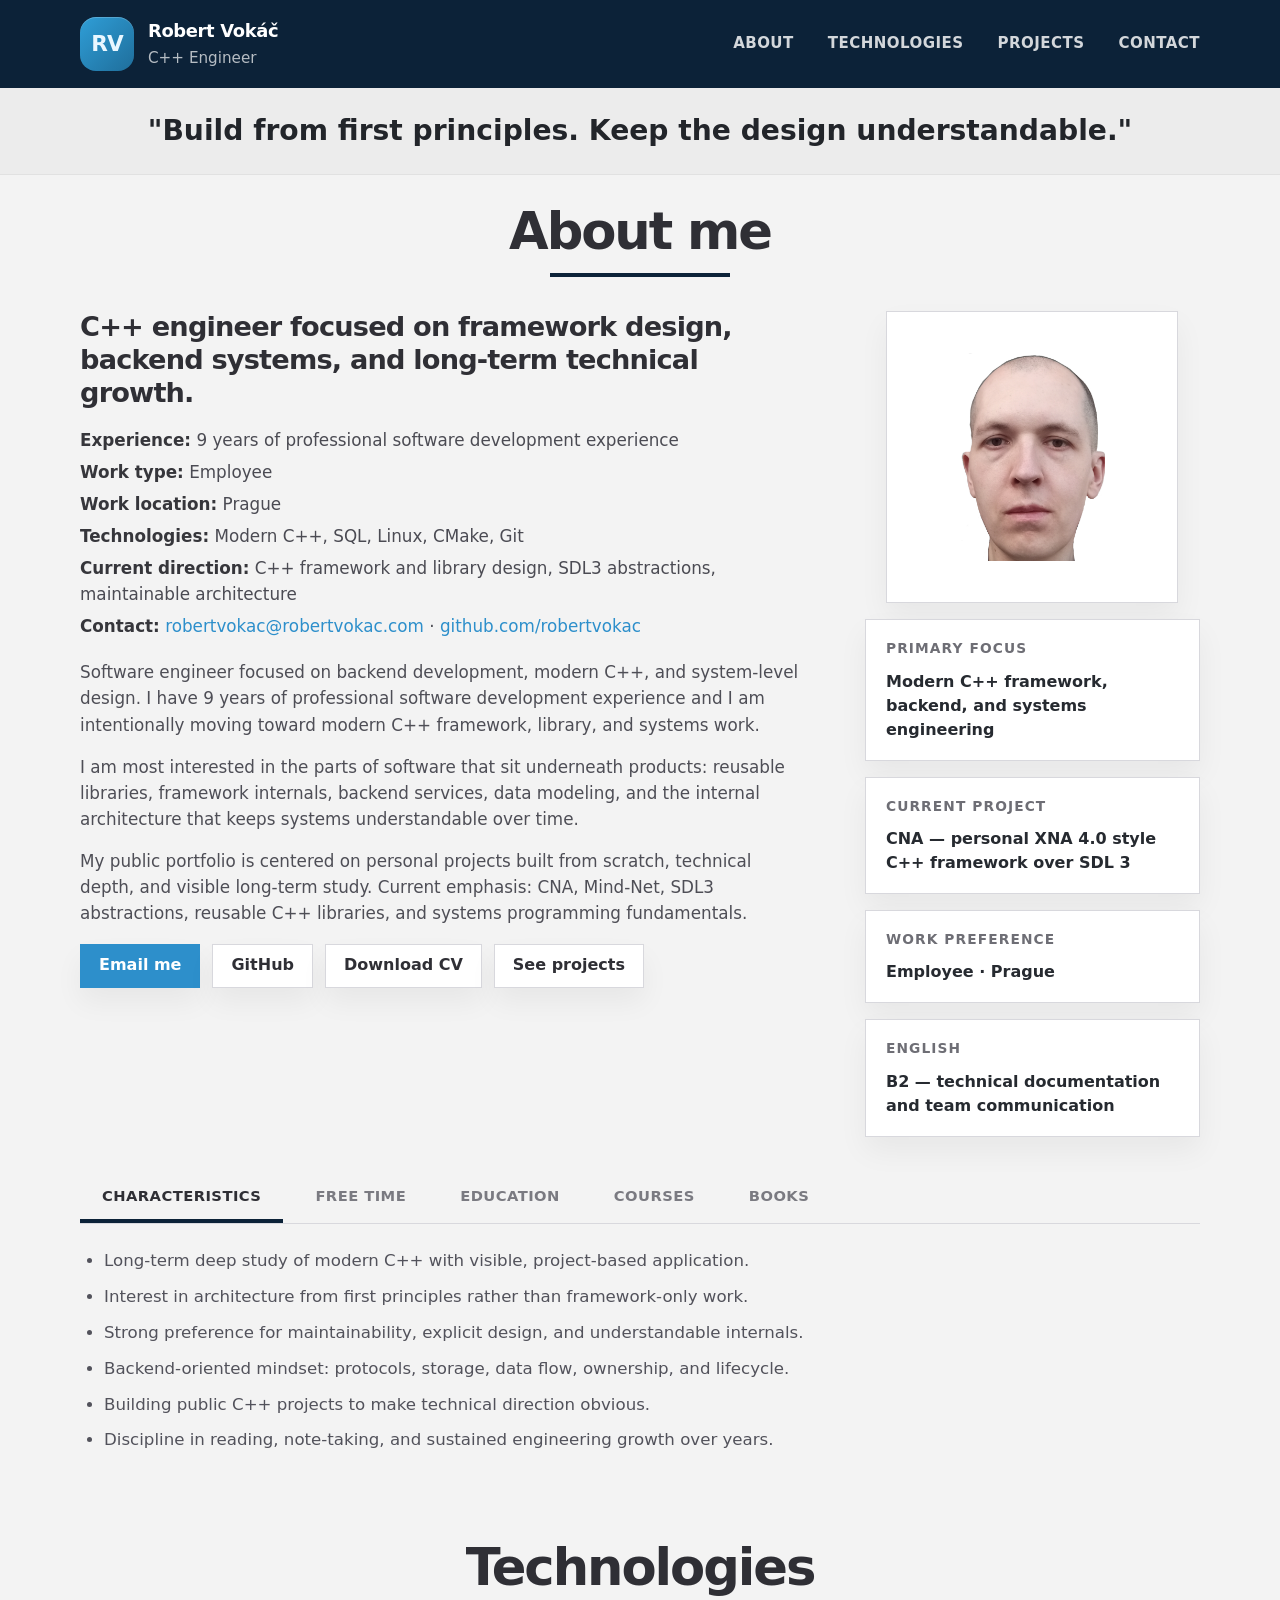
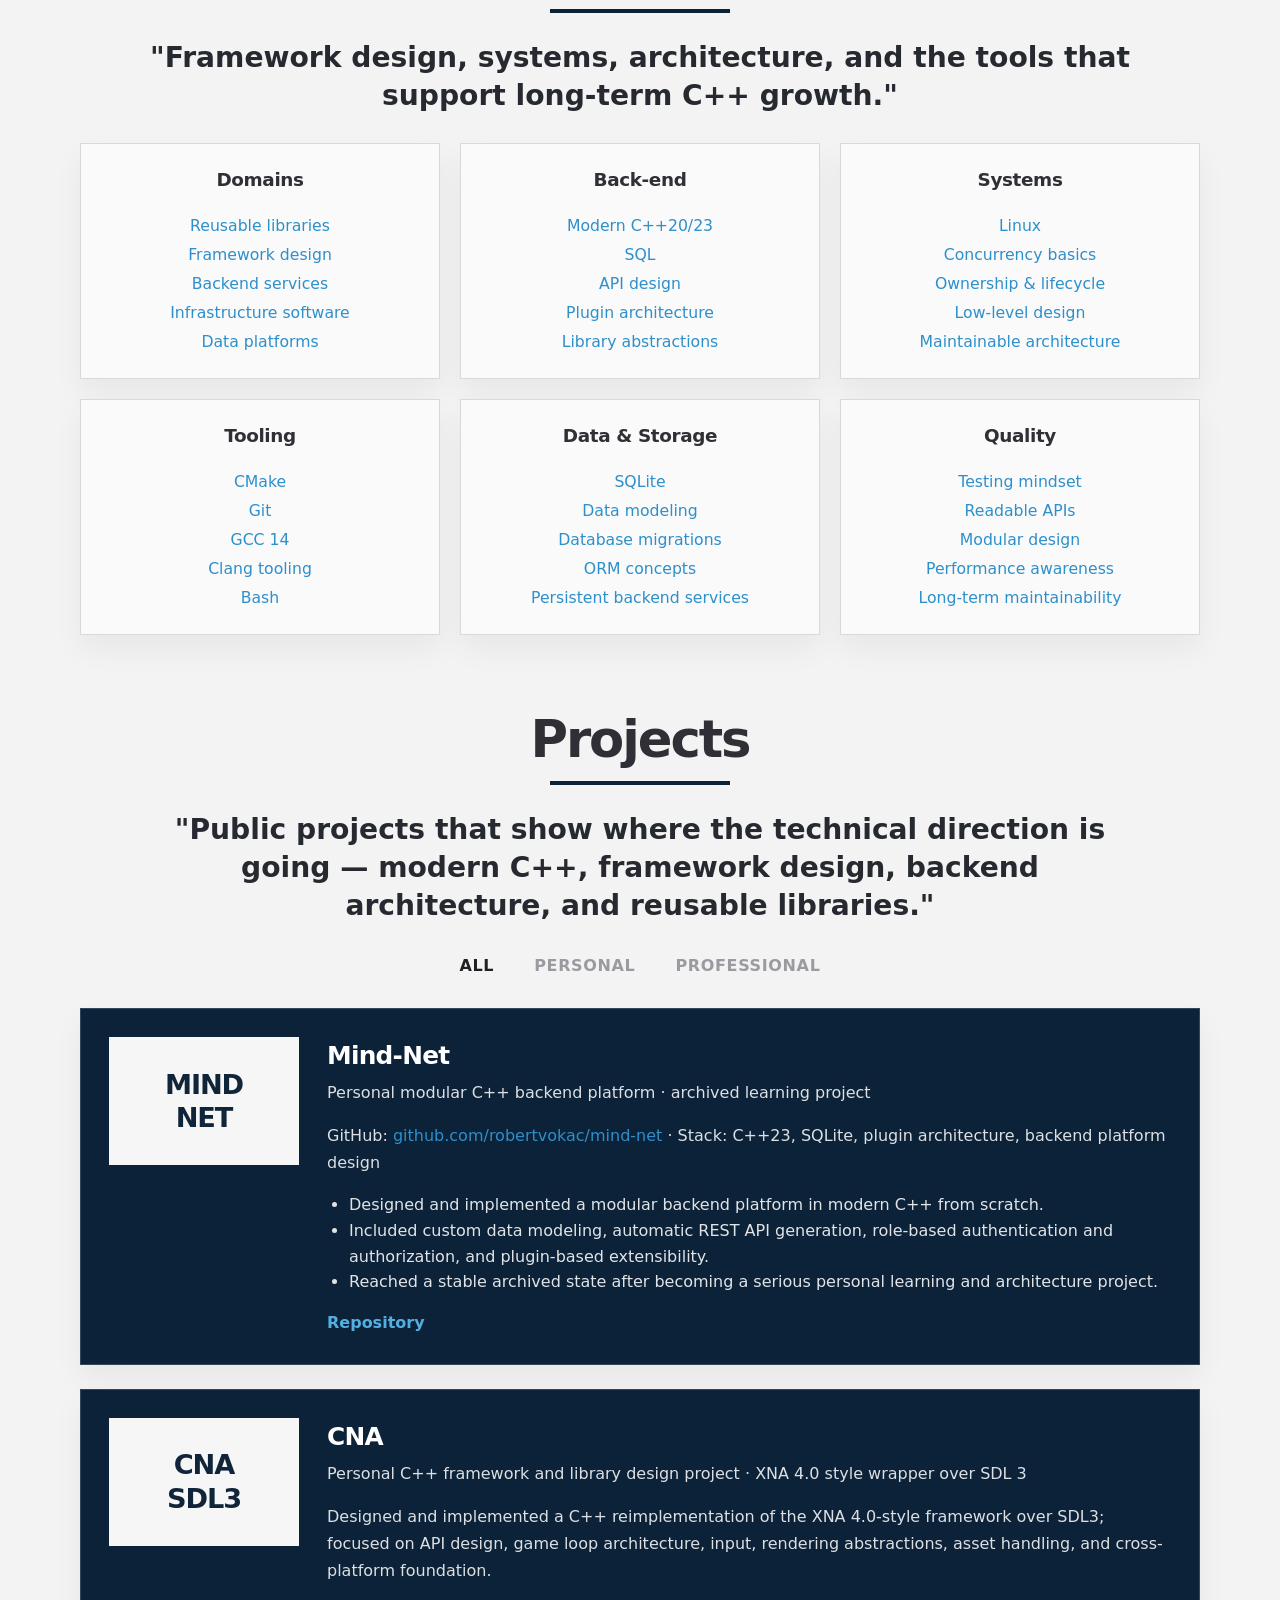
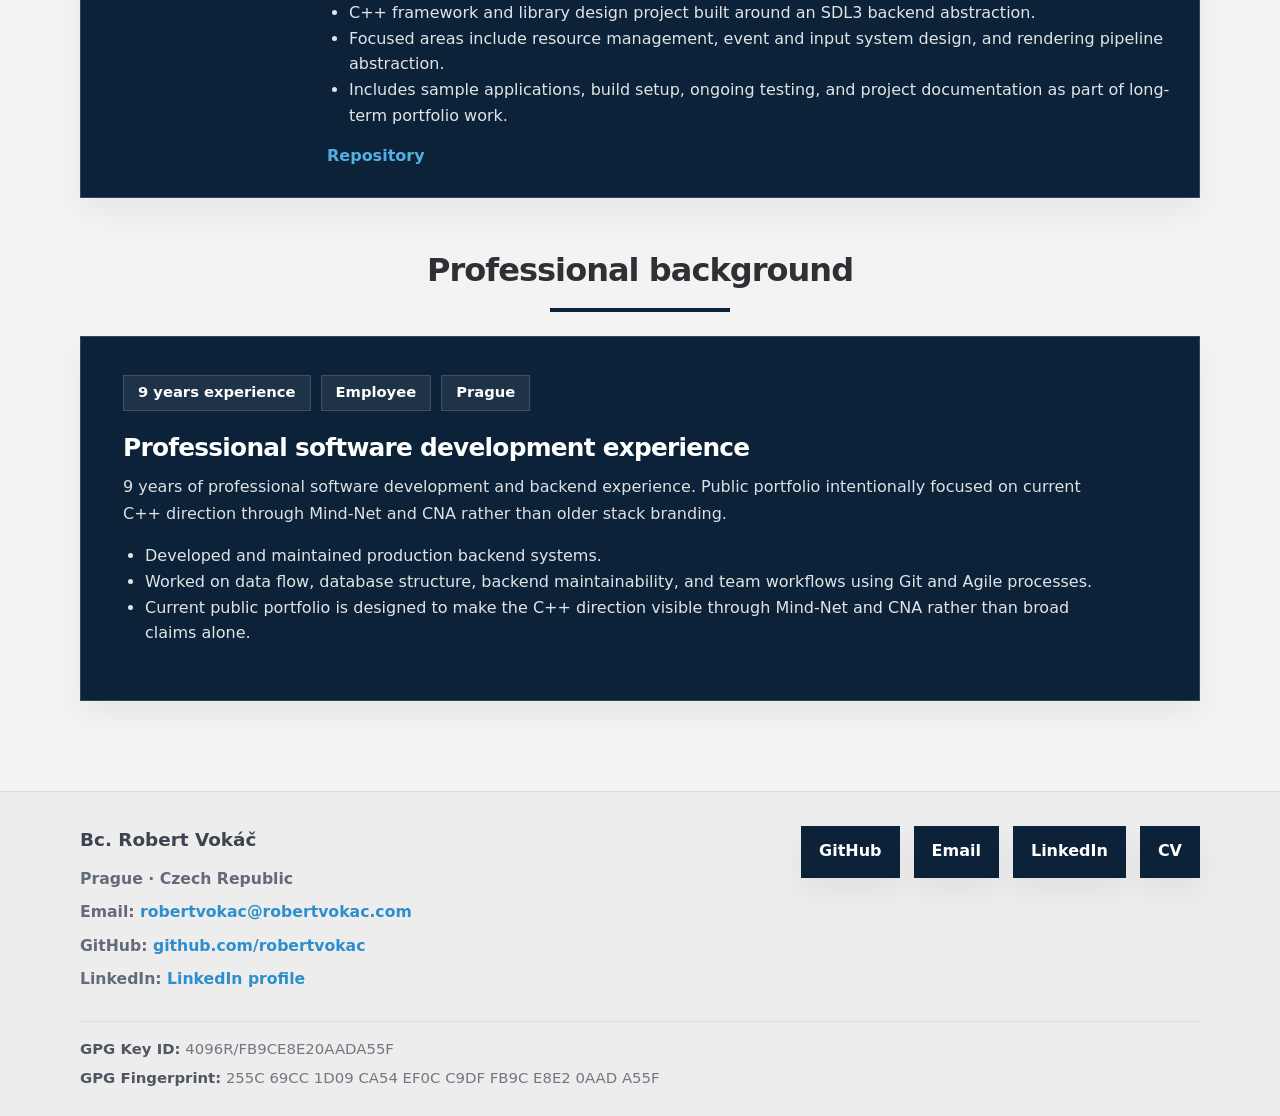
<file: index_updated.html>
<!DOCTYPE html>
<html lang="en">
<head>
    <meta charset="UTF-8"/>
    <meta name="viewport" content="width=device-width, initial-scale=1.0"/>
    <title>Robert Vokáč | C++ Engineer</title>
    <meta name="description"
          content="Robert Vokáč — C++ engineer focused on modern C++, library and framework design, SDL3 abstractions, backend architecture, and long-term technical growth."/>
    <link rel="icon" type="image/png" href="favicon.png">
    <style>
        :root {
            --bg: #f3f3f3;
            --surface: #ffffff;
            --text: #2f2f35;
            --muted: #6e6e75;
            --navy: #0c2238;
            --navy-2: #102a45;
            --navy-3: #163556;
            --line: #d8d8dd;
            --line-dark: #314760;
            --accent: #2d8fcb;
            --accent-dark: #216d9a;
            --shadow: 0 14px 28px rgba(0, 0, 0, 0.05);
            --max: 1120px;
        }

        * {
            box-sizing: border-box;
        }

        html {
            scroll-behavior: smooth;
        }

        body {
            margin: 0;
            font-family: Inter, ui-sans-serif, system-ui, -apple-system, BlinkMacSystemFont, "Segoe UI", sans-serif;
            color: var(--text);
            background: var(--bg);
            line-height: 1.55;
        }

        a {
            color: var(--accent);
            text-decoration: none;
        }

        a:hover {
            color: var(--accent-dark);
            text-decoration: underline;
        }

        img {
            display: block;
            max-width: 100%;
        }

        code {
            font-family: ui-monospace, SFMono-Regular, Menlo, Consolas, monospace;
            font-size: 0.94em;
        }

        .container {
            width: min(calc(100% - 32px), var(--max));
            margin: 0 auto;
        }

        .site-header {
            background: var(--navy);
            color: #fff;
        }

        .header-inner {
            min-height: 88px;
            display: flex;
            align-items: center;
            justify-content: space-between;
            gap: 24px;
        }

        .brand-wrap {
            display: flex;
            align-items: center;
            gap: 14px;
        }

        .brand-badge {
            width: 54px;
            height: 54px;
            border-radius: 16px;
            background: linear-gradient(135deg, #2f9ed7, #1f6e9b);
            color: #e9f7ff;
            display: flex;
            align-items: center;
            justify-content: center;
            font-size: 1.35rem;
            font-weight: 800;
            letter-spacing: -0.04em;
            box-shadow: inset 0 1px 0 rgba(255, 255, 255, 0.2);
        }

        .brand-text strong {
            display: block;
            font-size: 1.12rem;
            letter-spacing: -0.02em;
            margin-bottom: 2px;
        }

        .brand-text span {
            color: rgba(255, 255, 255, 0.7);
            font-size: 0.95rem;
        }

        .nav {
            display: flex;
            gap: 34px;
            flex-wrap: wrap;
        }

        .nav a {
            color: rgba(255, 255, 255, 0.82);
            font-size: 0.94rem;
            font-weight: 700;
            letter-spacing: 0.03em;
            text-transform: uppercase;
        }

        .nav a:hover {
            color: #fff;
            text-decoration: none;
        }

        .quote-strip {
            background: #ececec;
            border-bottom: 1px solid #e1e1e1;
            text-align: center;
            padding: 24px 16px;
        }

        .quote-strip p {
            margin: 0;
            font-size: clamp(1.15rem, 2.2vw, 1.8rem);
            line-height: 1.35;
            font-weight: 700;
            color: #22252a;
        }

        main {
            padding-bottom: 24px;
        }

        section {
            padding: 28px 0 48px;
        }

        .section-title {
            text-align: center;
            margin-bottom: 34px;
        }

        .section-title h2 {
            margin: 0;
            font-size: clamp(2.1rem, 4vw, 3.2rem);
            line-height: 1.1;
            letter-spacing: -0.04em;
        }

        .section-title::after {
            content: "";
            display: block;
            width: 180px;
            max-width: 40vw;
            height: 4px;
            margin: 14px auto 0;
            background: var(--navy);
        }

        .about-grid {
            display: grid;
            grid-template-columns: 1.2fr 0.55fr;
            gap: 54px;
            align-items: start;
        }

        .about-main h3 {
            margin: 0 0 18px;
            font-size: 1.7rem;
            line-height: 1.2;
            letter-spacing: -0.03em;
        }

        .facts {
            display: grid;
            gap: 6px;
            margin-bottom: 20px;
            font-size: 1.05rem;
            color: #4b4b53;
        }

        .facts strong {
            color: #36363b;
        }

        .facts a {
            word-break: break-word;
        }

        .about-main p {
            margin: 0 0 16px;
            font-size: 1.05rem;
            color: #4e4e56;
            max-width: 760px;
        }

        .cta-row {
            display: flex;
            gap: 12px;
            flex-wrap: wrap;
            margin-top: 18px;
        }

        .btn {
            display: inline-flex;
            align-items: center;
            justify-content: center;
            min-height: 44px;
            padding: 0 18px;
            border: 1px solid var(--line);
            background: #fff;
            color: var(--text);
            font-weight: 700;
            text-decoration: none;
            box-shadow: var(--shadow);
            transition: transform 0.15s ease, background 0.15s ease, color 0.15s ease, border-color 0.15s ease;
        }

        .btn:hover {
            text-decoration: none;
            transform: translateY(-1px);
        }

        .btn.primary {
            background: var(--accent);
            border-color: var(--accent);
            color: #fff;
        }

        .btn.primary:hover {
            background: var(--accent-dark);
            border-color: var(--accent-dark);
            color: #fff;
        }

        .about-side {
            display: grid;
            gap: 16px;
            justify-items: center;
        }

        .portrait-frame {
            width: min(100%, 292px);
            min-height: 292px;
            background: #fff;
            border: 1px solid var(--line);
            padding: 26px;
            box-shadow: var(--shadow);
            display: flex;
            align-items: center;
            justify-content: center;
        }

        .portrait-frame img {
            width: auto;
            max-width: 74%;
            max-height: 208px;
            object-fit: contain;
            background: #f5f5f5;
        }

        .side-card {
            width: 100%;
            background: #fff;
            border: 1px solid var(--line);
            padding: 18px 20px;
            box-shadow: var(--shadow);
        }

        .side-card h4 {
            margin: 0 0 10px;
            font-size: 0.86rem;
            letter-spacing: 0.08em;
            text-transform: uppercase;
            color: var(--muted);
        }

        .side-card p {
            margin: 0;
            font-size: 1rem;
            font-weight: 700;
            color: #262a30;
            line-height: 1.5;
        }

        .tab-nav {
            display: flex;
            gap: 10px;
            flex-wrap: wrap;
            border-bottom: 1px solid var(--line);
            margin-top: 34px;
        }

        .tab-button {
            appearance: none;
            border: 0;
            background: transparent;
            padding: 14px 22px 12px;
            margin: 0;
            color: #7a7a81;
            font: inherit;
            font-size: 0.92rem;
            font-weight: 700;
            letter-spacing: 0.03em;
            text-transform: uppercase;
            border-bottom: 4px solid transparent;
            cursor: pointer;
        }

        .tab-button.active {
            color: #2f2f35;
            border-bottom-color: var(--navy);
        }

        .tab-panel {
            display: none;
            padding: 24px 0 0;
        }

        .tab-panel.active {
            display: block;
        }

        .bullets,
        .book-list,
        .edu-list,
        .course-list {
            margin: 0;
            padding-left: 24px;
            color: #52525b;
            font-size: 1.04rem;
        }

        .bullets li,
        .book-list li,
        .course-list li {
            margin-bottom: 10px;
        }

        .edu-item {
            margin-bottom: 26px;
            font-size: 1.02rem;
            color: #52525b;
        }

        .edu-item strong {
            color: #2f2f35;
        }

        .tech-quote,
        .projects-quote {
            text-align: center;
            margin: -8px auto 28px;
            max-width: 980px;
            font-size: clamp(1.2rem, 2.2vw, 1.85rem);
            font-weight: 700;
            color: #262a30;
            line-height: 1.35;
        }

        .tech-grid {
            display: grid;
            grid-template-columns: repeat(3, minmax(0, 1fr));
            gap: 20px;
        }

        .tech-card {
            background: #fafafa;
            border: 1px solid var(--line);
            min-height: 176px;
            padding: 22px 22px;
            text-align: center;
            box-shadow: var(--shadow);
        }

        .tech-card h3 {
            margin: 0 0 16px;
            font-size: 1.15rem;
            letter-spacing: -0.02em;
        }

        .tech-card p {
            margin: 0;
            color: var(--accent);
            font-size: 0.98rem;
            line-height: 1.85;
        }

        .project-filter {
            display: flex;
            justify-content: center;
            gap: 28px;
            flex-wrap: wrap;
            margin-bottom: 28px;
        }

        .filter-button {
            appearance: none;
            border: 0;
            background: transparent;
            color: #9a9aa1;
            cursor: pointer;
            font: inherit;
            font-size: 1rem;
            font-weight: 800;
            text-transform: uppercase;
            letter-spacing: 0.04em;
        }

        .filter-button.active {
            color: #1e2024;
        }

        .project-list {
            display: grid;
            gap: 24px;
        }

        .project-card {
            background: var(--navy);
            color: #fff;
            border: 1px solid var(--line-dark);
            padding: 28px;
            display: grid;
            grid-template-columns: 190px 1fr;
            gap: 28px;
            align-items: start;
            box-shadow: var(--shadow);
        }

        .project-card[hidden] {
            display: none;
        }

        .project-media {
            width: 190px;
            min-height: 128px;
            background: #f6f6f6;
            display: flex;
            align-items: center;
            justify-content: center;
            color: #10253a;
            font-weight: 800;
            font-size: 1.7rem;
            line-height: 1.22;
            letter-spacing: -0.04em;
            text-align: center;
            padding: 16px;
        }

        .project-content h3 {
            margin: 0 0 6px;
            font-size: 1.55rem;
            letter-spacing: -0.03em;
        }

        .project-role {
            margin: 0 0 12px;
            color: rgba(255, 255, 255, 0.82);
            font-size: 1rem;
        }

        .project-meta {
            margin: 0 0 18px;
            color: rgba(255, 255, 255, 0.86);
            font-size: 1rem;
            line-height: 1.7;
        }

        .project-content ul {
            margin: 0 0 16px;
            padding-left: 22px;
            color: rgba(255, 255, 255, 0.88);
            font-size: 1rem;
            line-height: 1.6;
        }

        .project-content p {
            margin: 0 0 16px;
            color: rgba(255, 255, 255, 0.86);
            font-size: 1rem;
        }

        .project-actions {
            display: flex;
            gap: 18px;
            flex-wrap: wrap;
            margin-top: 8px;
        }

        .project-actions a {
            color: #53afe2;
            font-size: 1rem;
            font-weight: 600;
        }

        .project-actions a:hover {
            color: #7ac3ec;
        }

        .professional-card {
            grid-template-columns: 1fr;
            padding: 38px 42px;
        }

        .professional-card .project-content {
            max-width: 980px;
        }

        .experience-tags {
            display: flex;
            flex-wrap: wrap;
            gap: 10px;
            margin-bottom: 18px;
        }

        .experience-tags span {
            display: inline-flex;
            align-items: center;
            min-height: 36px;
            padding: 0 14px;
            background: rgba(255, 255, 255, 0.08);
            border: 1px solid rgba(255, 255, 255, 0.14);
            color: #ffffff;
            font-size: 0.92rem;
            font-weight: 700;
        }

        .subsection-title {
            text-align: center;
            margin: 48px 0 24px;
        }

        .subsection-title h3 {
            margin: 0;
            font-size: 2rem;
            letter-spacing: -0.03em;
        }

        .subsection-title::after {
            content: "";
            display: block;
            width: 180px;
            max-width: 40vw;
            height: 4px;
            margin: 12px auto 0;
            background: var(--navy);
        }

        .muted-note {
            color: #76767e;
            font-size: 0.94rem;
            margin-bottom: 14px;
        }

        .book-columns {
            columns: 2;
            column-gap: 34px;
        }

        .book-columns li {
            break-inside: avoid;
        }

        .footer {
            margin-top: 18px;
            border-top: 1px solid var(--line);
            background: #ededed;
            padding: 34px 0 26px;
        }

        .footer-grid {
            display: grid;
            grid-template-columns: 1fr auto;
            gap: 28px;
            align-items: start;
        }

        .footer-contact h3 {
            margin: 0 0 12px;
            font-size: 1.15rem;
            color: #3d4350;
        }

        .footer-contact p {
            margin: 0 0 8px;
            color: #646b78;
            font-size: 0.98rem;
            font-weight: 700;
            line-height: 1.6;
        }

        .footer-contact a {
            color: var(--accent);
            font-weight: 700;
        }

        .footer-actions {
            display: flex;
            gap: 14px;
            flex-wrap: wrap;
            justify-content: flex-end;
        }

        .footer-pill {
            min-width: 58px;
            min-height: 52px;
            padding: 0 18px;
            display: inline-flex;
            align-items: center;
            justify-content: center;
            background: var(--navy);
            color: #fff;
            text-decoration: none;
            font-weight: 800;
            font-size: 1rem;
            box-shadow: var(--shadow);
            transition: background 0.15s ease, transform 0.15s ease;
        }

        .footer-pill:hover {
            color: #fff;
            text-decoration: none;
            background: var(--navy-2);
            transform: translateY(-1px);
        }

        .footer-gpg {
            margin-top: 22px;
            padding-top: 16px;
            border-top: 1px solid #dddddf;
            color: #727781;
            font-size: 0.93rem;
            display: grid;
            gap: 6px;
        }

        .footer-gpg strong {
            color: #505662;
        }

        .footer-gpg code {
            font-family: inherit;
            font-size: inherit;
            color: inherit;
            letter-spacing: 0;
            word-spacing: 0;
        }

        @media (max-width: 980px) {
            .about-grid,
            .project-card,
            .tech-grid,
            .footer-grid {
                grid-template-columns: 1fr;
            }

            .project-card {
                padding: 24px;
            }

            .project-media {
                width: 100%;
                min-height: 112px;
                font-size: 1.55rem;
            }

            .about-side {
                justify-items: start;
            }

            .portrait-frame {
                width: min(100%, 340px);
            }

            .footer-actions {
                justify-content: flex-start;
            }

            .professional-card {
                padding: 28px;
            }
        }

        @media (max-width: 760px) {
            .header-inner {
                padding: 18px 0;
                min-height: auto;
                flex-direction: column;
                align-items: flex-start;
            }

            .nav {
                gap: 16px;
            }

            .quote-strip {
                padding: 20px 14px;
            }

            .tab-nav,
            .project-filter,
            .cta-row {
                gap: 10px;
            }

            .tab-button {
                padding: 12px 10px 10px;
            }

            .container {
                width: min(calc(100% - 20px), var(--max));
            }

            .book-columns {
                columns: 1;
            }

            .footer-pill {
                width: 100%;
            }
        }
    </style>
</head>
<body>
<header class="site-header">
    <div class="container header-inner">
        <div class="brand-wrap">
            <div class="brand-badge">RV</div>
            <div class="brand-text">
                <strong>Robert Vokáč</strong>
                <span>C++ Engineer</span>
            </div>
        </div>

        <nav class="nav" aria-label="Primary navigation">
            <a href="#about">About</a>
            <a href="#technologies">Technologies</a>
            <a href="#projects">Projects</a>
            <a href="#contact">Contact</a>
        </nav>
    </div>
</header>

<div class="quote-strip">
    <p>"Build from first principles. Keep the design understandable."</p>
</div>

<main>
    <section id="about">
        <div class="container">
            <div class="section-title"><h2>About me</h2></div>

            <div class="about-grid">
                <div class="about-main">
                    <h3>C++ engineer focused on framework design, backend systems, and long-term technical growth.</h3>

                    <div class="facts">
                        <div><strong>Experience:</strong> 9 years of professional software development experience</div>
                        <div><strong>Work type:</strong> Employee</div>
                        <div><strong>Work location:</strong> Prague</div>
                        <div><strong>Technologies:</strong> Modern C++, SQL, Linux, CMake, Git</div>
                        <div><strong>Current direction:</strong> C++ framework and library design, SDL3 abstractions, maintainable architecture</div>
                        <div><strong>Contact:</strong>
                            <a href="mailto:robertvokac@robertvokac.com">robertvokac@robertvokac.com</a> ·
                            <a href="https://github.com/robertvokac" target="_blank" rel="noreferrer">github.com/robertvokac</a>
                        </div>
                    </div>

                    <p>
                        Software engineer focused on backend development, modern C++, and system-level design.
                        I have 9 years of professional software development experience and I am intentionally moving
                        toward modern C++ framework, library, and systems work.
                    </p>
                    <p>
                        I am most interested in the parts of software that sit underneath products: reusable libraries, framework internals, backend services, data modeling, and the internal architecture that keeps systems understandable over time.
                    </p>
                    <p>
                        My public portfolio is centered on personal projects built from scratch, technical depth, and visible long-term study.
                        Current emphasis: CNA, Mind-Net, SDL3 abstractions, reusable C++ libraries, and systems programming fundamentals.
                    </p>

                    <div class="cta-row">
                        <a class="btn primary" href="mailto:robertvokac@robertvokac.com">Email me</a>
                        <a class="btn" href="https://github.com/robertvokac" target="_blank" rel="noreferrer">GitHub</a>
                        <a class="btn" href="robert-vokac-cv-2026.pdf" download>Download CV</a>
                        <a class="btn" href="#projects">See projects</a>
                    </div>
                </div>

                <aside class="about-side">
                    <div class="portrait-frame">
                        <img src="photo-of-robert-vokac.jpg" alt="Photo of Robert Vokáč"/>
                    </div>
                    <div class="side-card">
                        <h4>Primary focus</h4>
                        <p>Modern C++ framework, backend, and systems engineering</p>
                    </div>
                    <div class="side-card">
                        <h4>Current project</h4>
                        <p>CNA — personal XNA 4.0 style C++ framework over SDL 3</p>
                    </div>
                    <div class="side-card">
                        <h4>Work preference</h4>
                        <p>Employee · Prague</p>
                    </div>
                    <div class="side-card">
                        <h4>English</h4>
                        <p>B2 — technical documentation and team communication</p>
                    </div>
                </aside>
            </div>

            <div class="tab-nav" role="tablist" aria-label="About details tabs">
                <button class="tab-button active" data-tab="characteristics" type="button">Characteristics</button>
                <button class="tab-button" data-tab="free-time" type="button">Free time</button>
                <button class="tab-button" data-tab="education" type="button">Education</button>
                <button class="tab-button" data-tab="courses" type="button">Courses</button>
                <button class="tab-button" data-tab="books" type="button">Books</button>
            </div>

            <div class="tab-panel active" id="characteristics">
                <ul class="bullets">
                    <li>Long-term deep study of modern C++ with visible, project-based application.</li>
                    <li>Interest in architecture from first principles rather than framework-only work.</li>
                    <li>Strong preference for maintainability, explicit design, and understandable internals.</li>
                    <li>Backend-oriented mindset: protocols, storage, data flow, ownership, and lifecycle.</li>
                    <li>Building public C++ projects to make technical direction obvious.</li>
                    <li>Discipline in reading, note-taking, and sustained engineering growth over years.</li>
                </ul>
            </div>

            <div class="tab-panel" id="free-time">
                <ul class="bullets">
                    <li>Building <a href="https://github.com/openeggbert/cna" target="_blank" rel="noreferrer">CNA</a>, an XNA 4.0 style wrapper over SDL 3 in modern C++.</li>
                    <li>Working on Mobile-Eggbert, an early porting experiment built on top of CNA.</li>
                    <li>Collecting paper C++ books and building a long-term personal C++ library.</li>
                    <li>Studying C++ language, architecture, concurrency, templates, and performance in depth.</li>
                    <li>Maintaining technical notes and long-term knowledge structure for C++ and systems topics.</li>
                </ul>
            </div>

            <div class="tab-panel" id="education">
                <div class="edu-list">
                    <div class="edu-item">
                        <strong>Czech University of Life Sciences Prague</strong><br/>
                        BSc in Computer Science (2014–2017)
                    </div>
                    <div class="edu-item">
                        <strong>Secondary Technical School Hořovice</strong><br/>
                        Informatics in Economics (2008–2012)
                    </div>
                </div>
            </div>

            <div class="tab-panel" id="courses">
                <ul class="course-list">
                    <li>Self-directed long-term C++ curriculum based primarily on books, project implementation, and technical notes.</li>
                    <li>Ongoing study areas: C++ framework design, templates, concurrency, software design, backend architecture, and system-level design.</li>
                    <li>Current learning model: theory from books + implementation in public projects such as Mind-Net and CNA + written internal documentation.</li>
                </ul>
            </div>

            <div class="tab-panel" id="books">
                <div class="books-meta">
                    <span>C++ collection I own</span>
                    <span>Personal paper library</span>
                    <span>Not a completed reading list</span>
                </div>
                <p class="muted-note">This section shows the current paper C++ collection I own. It is included as evidence of long-term study commitment, not as a claim that every listed title has already been fully read.</p>
                <ul class="book-list book-columns">
                    <li>The C++ standard library 2nd edition (N. Josuttis)</li>
                    <li>C++ bez předchozích znalostí</li>
                    <li>Programování v C++ od základů k profesionálnímu použití</li>
                    <li>Mistrovství v C++ 4. aktualizované vydání (C++ Primer Plus)</li>
                    <li>Kniha C++ Výukový kurz</li>
                    <li>Exploring C++20</li>
                    <li>Clang Compiler Frontend</li>
                    <li>C++ Software Design</li>
                    <li>Software Architecture with C++</li>
                    <li>API Design for C++</li>
                    <li>Test-Driven Development with C++</li>
                    <li>C++20 - The Complete Guide</li>
                    <li>Effective Modern C++</li>
                    <li>C++ High Performance</li>
                    <li>C++ Templates, The Complete Guide. Second Edition</li>
                    <li>Functional Programming in C++</li>
                    <li>C++ Concurrency in Action, 2E</li>
                    <li>A Tour of C++ Third Edition</li>
                    <li>Professional C++, 6th Edition</li>
                    <li>Design and Evolution of C++</li>
                    <li>C++ Crash Course</li>
                    <li>Clean C++20</li>
                    <li>C++ Lambda Story</li>
                    <li>The C++ Programming Language</li>
                    <li>Effective C++</li>
                    <li>C++: The Complete Reference</li>
                    <li>Exceptional C++</li>
                    <li>Exceptional C++ Style</li>
                    <li>C++ Memory Management</li>
                    <li>Advanced Metaprogramming in Classic C++</li>
                    <li>Modern C++ Design</li>
                    <li>C++ Template Metaprogramming</li>
                    <li>Using the C++ Standard Template Libraries</li>
                    <li>Template Metaprogramming with C++</li>
                    <li>C++ Primer</li>
                    <li>Design Patterns in Modern C++20</li>
                    <li>C++ Coding Standards</li>
                    <li>More Effective C++</li>
                    <li>Effective STL</li>
                    <li>1001 tipů a triků pro C++</li>
                    <li>C++ Move Semantics - The Complete Guide</li>
                    <li>Concurrency with Modern C++</li>
                    <li>C++ Initialization Story</li>
                    <li>Mastering Modern C++23 Second Edition</li>
                    <li>Large-Scale C++ Software Design</li>
                    <li>Inside the C++ Object Model</li>
                    <li>Elements of Programming</li>
                    <li>Beautiful C++</li>
                    <li>The Annotated C++ Reference Manual</li>
                    <li>Generic Programming and the STL</li>
                    <li>Advanced C++ Programming Styles and Idioms</li>
                    <li>Multi-Paradigm Design for C++</li>
                    <li>Modern C++ Programming Cookbook</li>
                    <li>C++ Concurrency and Multithreading</li>
                    <li>Mastering C++ Lambdas and Functional Programming</li>
                    <li>Accelerated C++</li>
                    <li>Optimized C++</li>
                    <li>Understanding and Using C Pointers</li>
                    <li>More Exceptional C++</li>
                    <li>C++ Reactive Programming</li>
                    <li>C++20 for Programmers</li>
                    <li>Practical C++ STL Programming</li>
                    <li>C++20: Get the Details</li>
                    <li>C++ 101 programovacích technik</li>
                    <li>Algoritmy v jazyku C a C++</li>
                    <li>Programovací jazyk C++ pro zelenáče</li>
                    <li>Pasti a propasti jazyka C++</li>
                    <li>Myslíme v jazyku C++</li>
                    <li>Deciphering Object-Oriented Programming with C++</li>
                    <li>The C++ Programmer's Mindset</li>
                    <li>Object-Oriented Software Design in C++</li>
                    <li>The C++ Standard Library: What every professional C++ programmer should know about the C++ standard library</li>
                    <li>C++: How To Talk To Your Compiler</li>
                    <li>Embracing Modern C++ Safely</li>
                    <li>C++ Core Guidelines Explained</li>
                    <li>Programming with C++20</li>
                    <li>The Art of Writing Efficient Programs</li>
                    <li>Large-Scale C++: Process and Architecture, Volume 1</li>
                    <li>Programming: Principles and Practice Using C++</li>
                    <li>C++ Best Practices</li>
                    <li>Ruminations on C++</li>
                    <li>C++ Gotchas</li>
                    <li>Discovering Modern C++</li>
                </ul>
            </div>
        </div>
    </section>

    <section id="technologies">
        <div class="container">
            <div class="section-title"><h2>Technologies</h2></div>
            <p class="tech-quote">"Framework design, systems, architecture, and the tools that support long-term C++ growth."</p>

            <div class="tech-grid">
                <article class="tech-card">
                    <h3>Domains</h3>
                    <p>Reusable libraries<br/>Framework design<br/>Backend services<br/>Infrastructure software<br/>Data platforms</p>
                </article>
                <article class="tech-card">
                    <h3>Back-end</h3>
                    <p>Modern C++20/23<br/>SQL<br/>API design<br/>Plugin architecture<br/>Library abstractions</p>
                </article>
                <article class="tech-card">
                    <h3>Systems</h3>
                    <p>Linux<br/>Concurrency basics<br/>Ownership &amp; lifecycle<br/>Low-level design<br/>Maintainable architecture</p>
                </article>
                <article class="tech-card">
                    <h3>Tooling</h3>
                    <p>CMake<br/>Git<br/>GCC 14<br/>Clang tooling<br/>Bash</p>
                </article>
                <article class="tech-card">
                    <h3>Data &amp; Storage</h3>
                    <p>SQLite<br/>Data modeling<br/>Database migrations<br/>ORM concepts<br/>Persistent backend services</p>
                </article>
                <article class="tech-card">
                    <h3>Quality</h3>
                    <p>Testing mindset<br/>Readable APIs<br/>Modular design<br/>Performance awareness<br/>Long-term maintainability</p>
                </article>
            </div>
        </div>
    </section>

    <section id="projects">
        <div class="container">
            <div class="section-title"><h2>Projects</h2></div>
            <p class="projects-quote">"Public projects that show where the technical direction is going — modern C++, framework design, backend architecture, and reusable libraries."</p>

            <div class="project-filter" role="tablist" aria-label="Project filters">
                <button class="filter-button active" type="button" data-filter="all">All</button>
                <button class="filter-button" type="button" data-filter="personal">Personal</button>
                                <button class="filter-button" type="button" data-filter="professional">Professional</button>
            </div>

            <div class="project-list">
                <article class="project-card" data-category="personal">
                    <div class="project-media">MIND<br/>NET</div>
                    <div class="project-content">
                        <h3>Mind-Net</h3>
                        <p class="project-role">Personal modular C++ backend platform · archived learning project</p>
                        <p class="project-meta">GitHub: <a href="https://github.com/robertvokac/mind-net" target="_blank" rel="noreferrer">github.com/robertvokac/mind-net</a> · Stack: C++23, SQLite, plugin architecture, backend platform design</p>
                        <ul>
                            <li>Designed and implemented a modular backend platform in modern C++ from scratch.</li>
                            <li>Included custom data modeling, automatic REST API generation, role-based authentication and authorization, and plugin-based extensibility.</li>
                            <li>Reached a stable archived state after becoming a serious personal learning and architecture project.</li>
                        </ul>
                        <div class="project-actions">
                            <a href="https://github.com/robertvokac/mind-net" target="_blank" rel="noreferrer">Repository</a>
                        </div>
                    </div>
                </article>

                <article class="project-card" data-category="personal">
                    <div class="project-media">CNA<br/>SDL3</div>
                    <div class="project-content">
                        <h3>CNA</h3>
                        <p class="project-role">Personal C++ framework and library design project · XNA 4.0 style wrapper over SDL 3</p>
                        <p class="project-meta">Designed and implemented a C++ reimplementation of the XNA 4.0-style framework over SDL3; focused on API design, game loop architecture, input, rendering abstractions, asset handling, and cross-platform foundation.</p>
                        <ul>
                            <li>C++ framework and library design project built around an SDL3 backend abstraction.</li>
                            <li>Focused areas include resource management, event and input system design, and rendering pipeline abstraction.</li>
                            <li>Includes sample applications, build setup, ongoing testing, and project documentation as part of long-term portfolio work.</li>
                        </ul>
                        <div class="project-actions">
                            <a href="https://github.com/openeggbert/cna" target="_blank" rel="noreferrer">Repository</a>
                        </div>
                    </div>
                </article>
            </div>

            <div class="subsection-title"><h3>Professional background</h3></div>

            <div class="project-list">
                <article class="project-card professional-card" data-category="professional">
                    <div class="project-content">
                        <div class="experience-tags">
                            <span>9 years experience</span>
                            <span>Employee</span>
                            <span>Prague</span>
                        </div>
                        <h3>Professional software development experience</h3>
                        <p class="project-meta">
                            9 years of professional software development and backend experience.
                            Public portfolio intentionally focused on current C++ direction through Mind-Net and CNA rather than older stack branding.
                        </p>
                        <ul>
                            <li>Developed and maintained production backend systems.</li>
                            <li>Worked on data flow, database structure, backend maintainability, and team workflows using Git and Agile processes.</li>
                            <li>Current public portfolio is designed to make the C++ direction visible through Mind-Net and CNA rather than broad claims alone.</li>
                        </ul>
                    </div>
                </article>
            </div>
        </div>
    </section>
</main>

<footer class="footer" id="contact">
    <div class="container">
        <div class="footer-grid">
            <div class="footer-contact">
                <h3>Bc. Robert Vokáč</h3>
                <p>Prague · Czech Republic</p>
                <p>Email: <a href="mailto:robertvokac@robertvokac.com">robertvokac@robertvokac.com</a></p>
                <p>GitHub: <a href="https://github.com/robertvokac" target="_blank" rel="noreferrer">github.com/robertvokac</a></p>
                <p>LinkedIn: <a href="https://cz.linkedin.com/in/robert-vok%C3%A1%C4%8D-081170381/" target="_blank" rel="noreferrer">LinkedIn profile</a></p>
            </div>

            <div class="footer-actions">
                <a class="footer-pill" href="https://github.com/robertvokac" target="_blank" rel="noreferrer">GitHub</a>
                <a class="footer-pill" href="mailto:robertvokac@robertvokac.com">Email</a>
                <a class="footer-pill" href="https://cz.linkedin.com/in/robert-vok%C3%A1%C4%8D-081170381/" target="_blank" rel="noreferrer">LinkedIn</a>
                <a class="footer-pill" href="robert-vokac-cv-2026.pdf" download>CV</a>
            </div>
        </div>

        <div class="footer-gpg">
            <span><strong>GPG Key ID:</strong> <code>4096R/FB9CE8E20AADA55F</code></span>
            <span><strong>GPG Fingerprint:</strong> <code>255C 69CC 1D09 CA54 EF0C C9DF FB9C E8E2 0AAD A55F</code></span>
        </div>
    </div>
</footer>

<script>
    const tabButtons = document.querySelectorAll('.tab-button');
    const tabPanels = document.querySelectorAll('.tab-panel');

    tabButtons.forEach((button) => {
        button.addEventListener('click', () => {
            const target = button.dataset.tab;
            tabButtons.forEach((b) => b.classList.remove('active'));
            tabPanels.forEach((panel) => panel.classList.remove('active'));
            button.classList.add('active');
            document.getElementById(target).classList.add('active');
        });
    });

    const filterButtons = document.querySelectorAll('.filter-button');
    const projectCards = document.querySelectorAll('.project-card[data-category]');

    filterButtons.forEach((button) => {
        button.addEventListener('click', () => {
            const filter = button.dataset.filter;
            filterButtons.forEach((b) => b.classList.remove('active'));
            button.classList.add('active');

            projectCards.forEach((card) => {
                if (filter === 'all') {
                    card.hidden = false;
                    return;
                }

                const categories = card.dataset.category.split(/\s+/);
                card.hidden = !categories.includes(filter);
            });
        });
    });
</script>
</body>
</html>
</file>
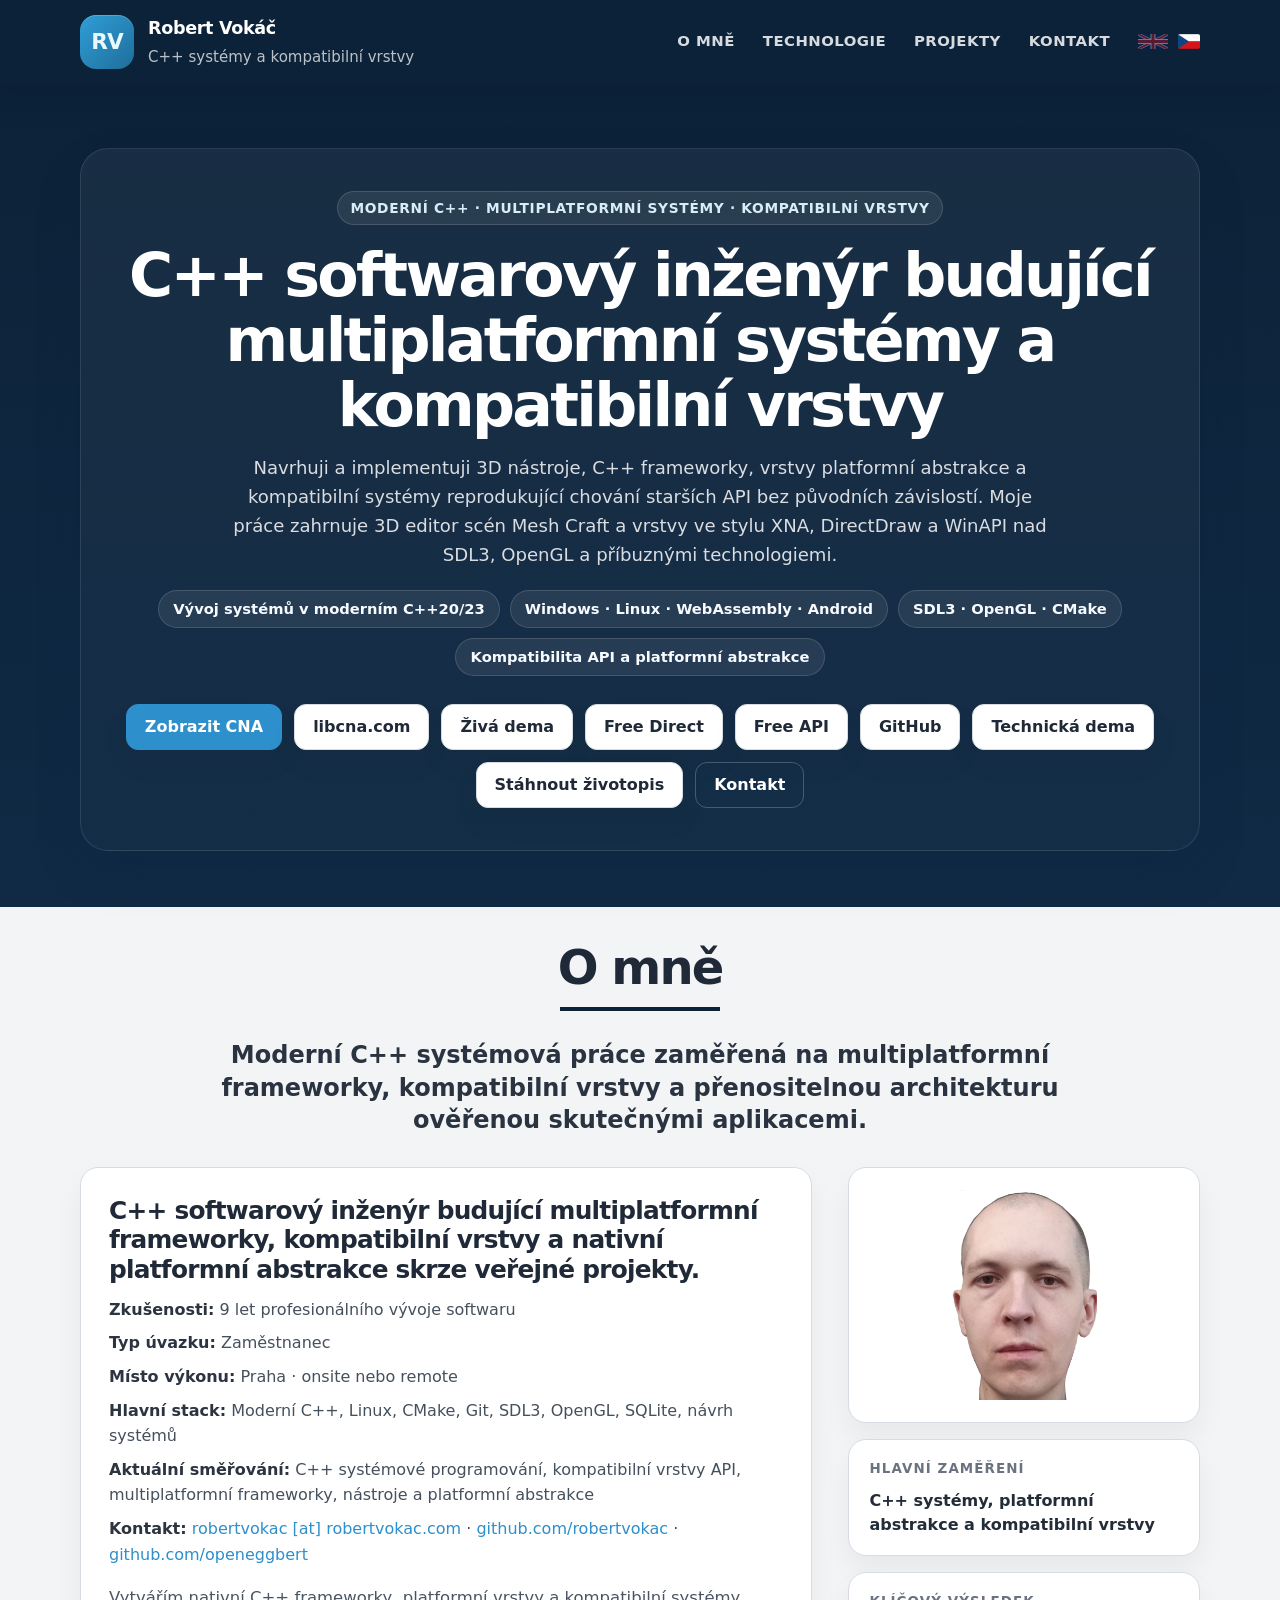
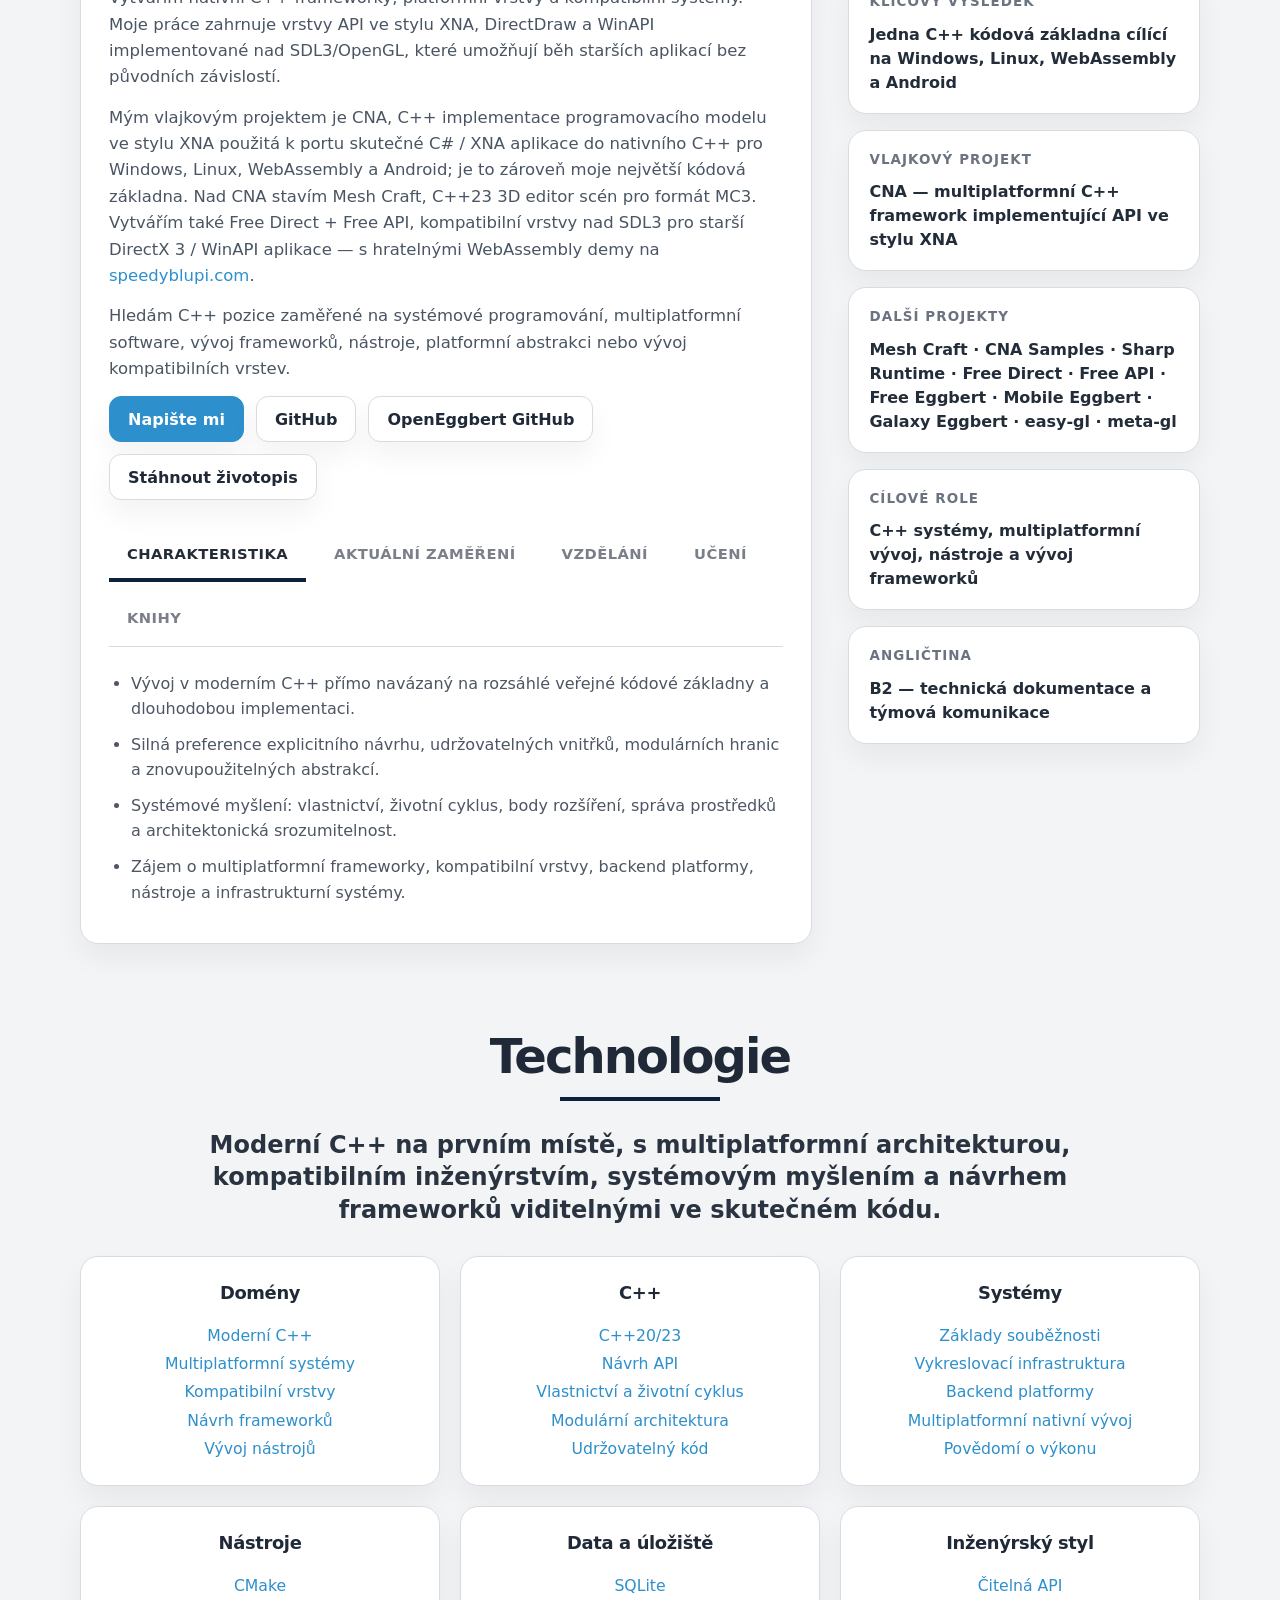
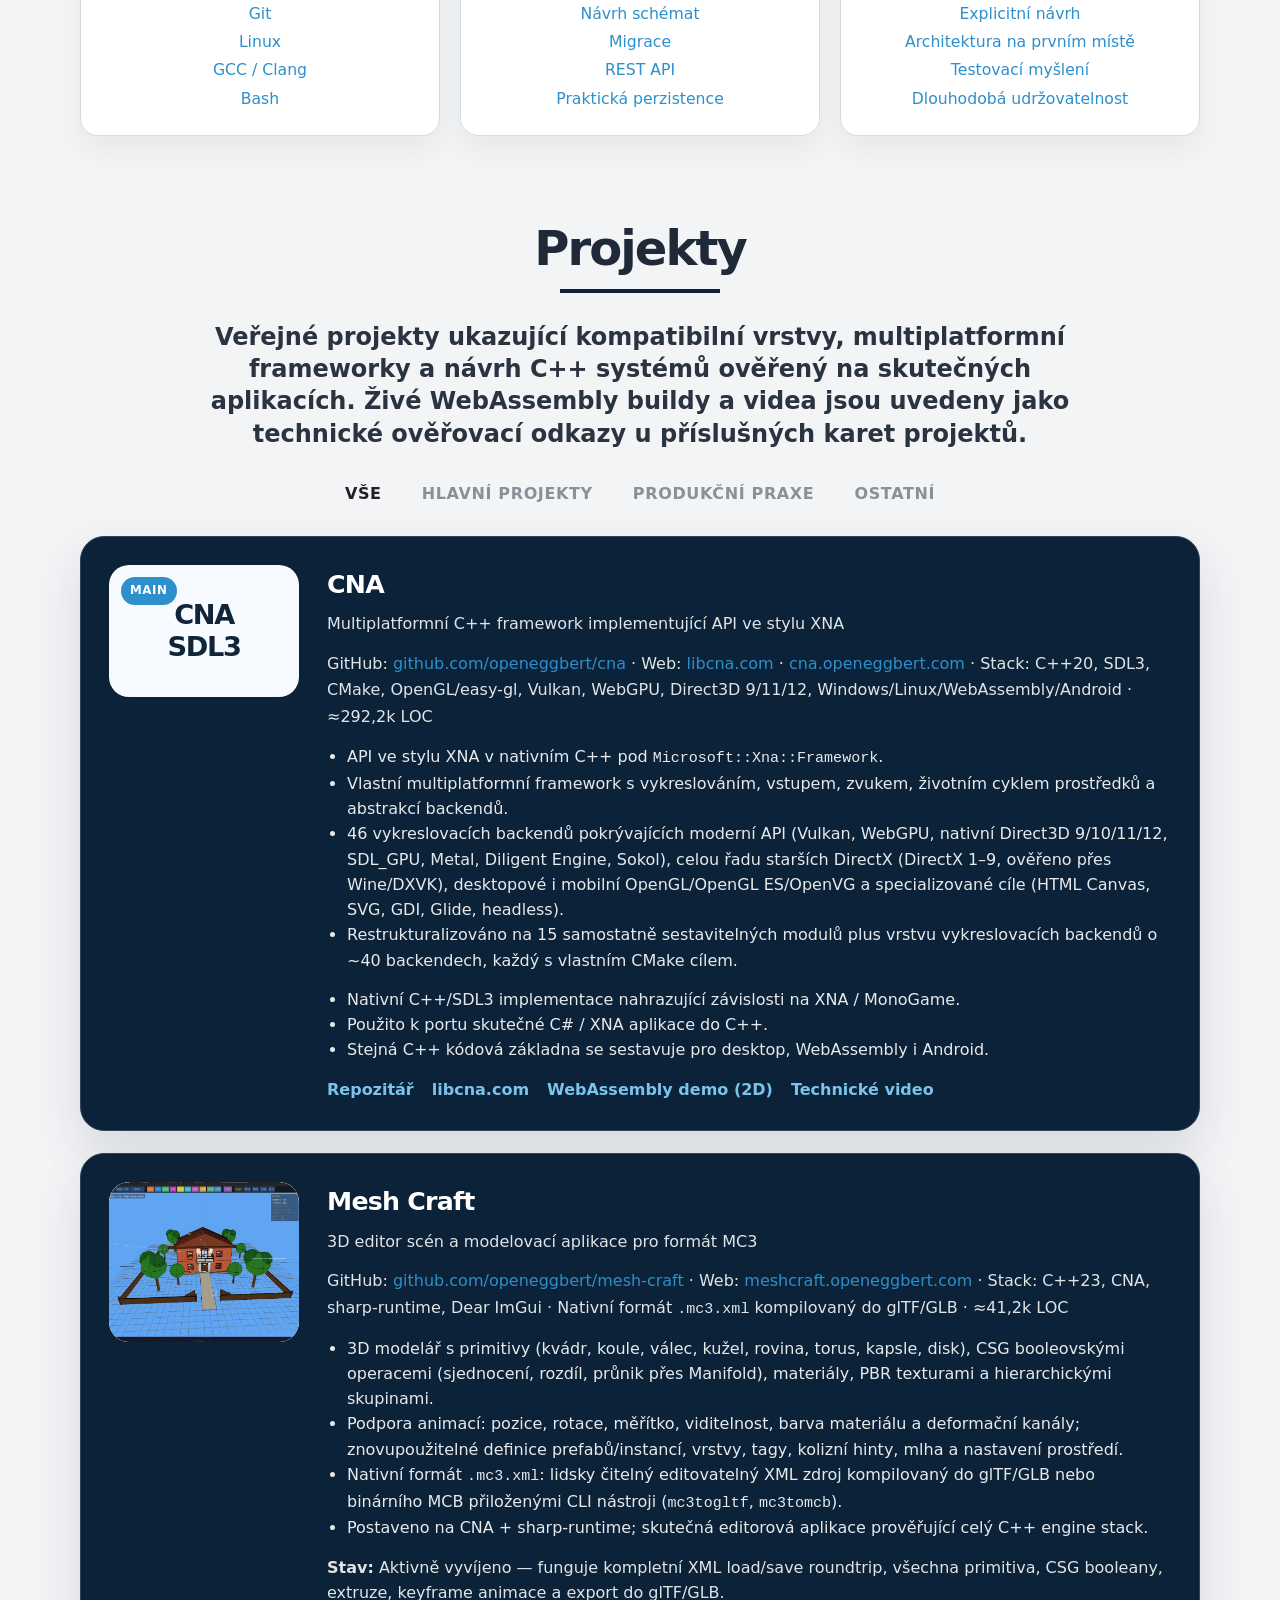
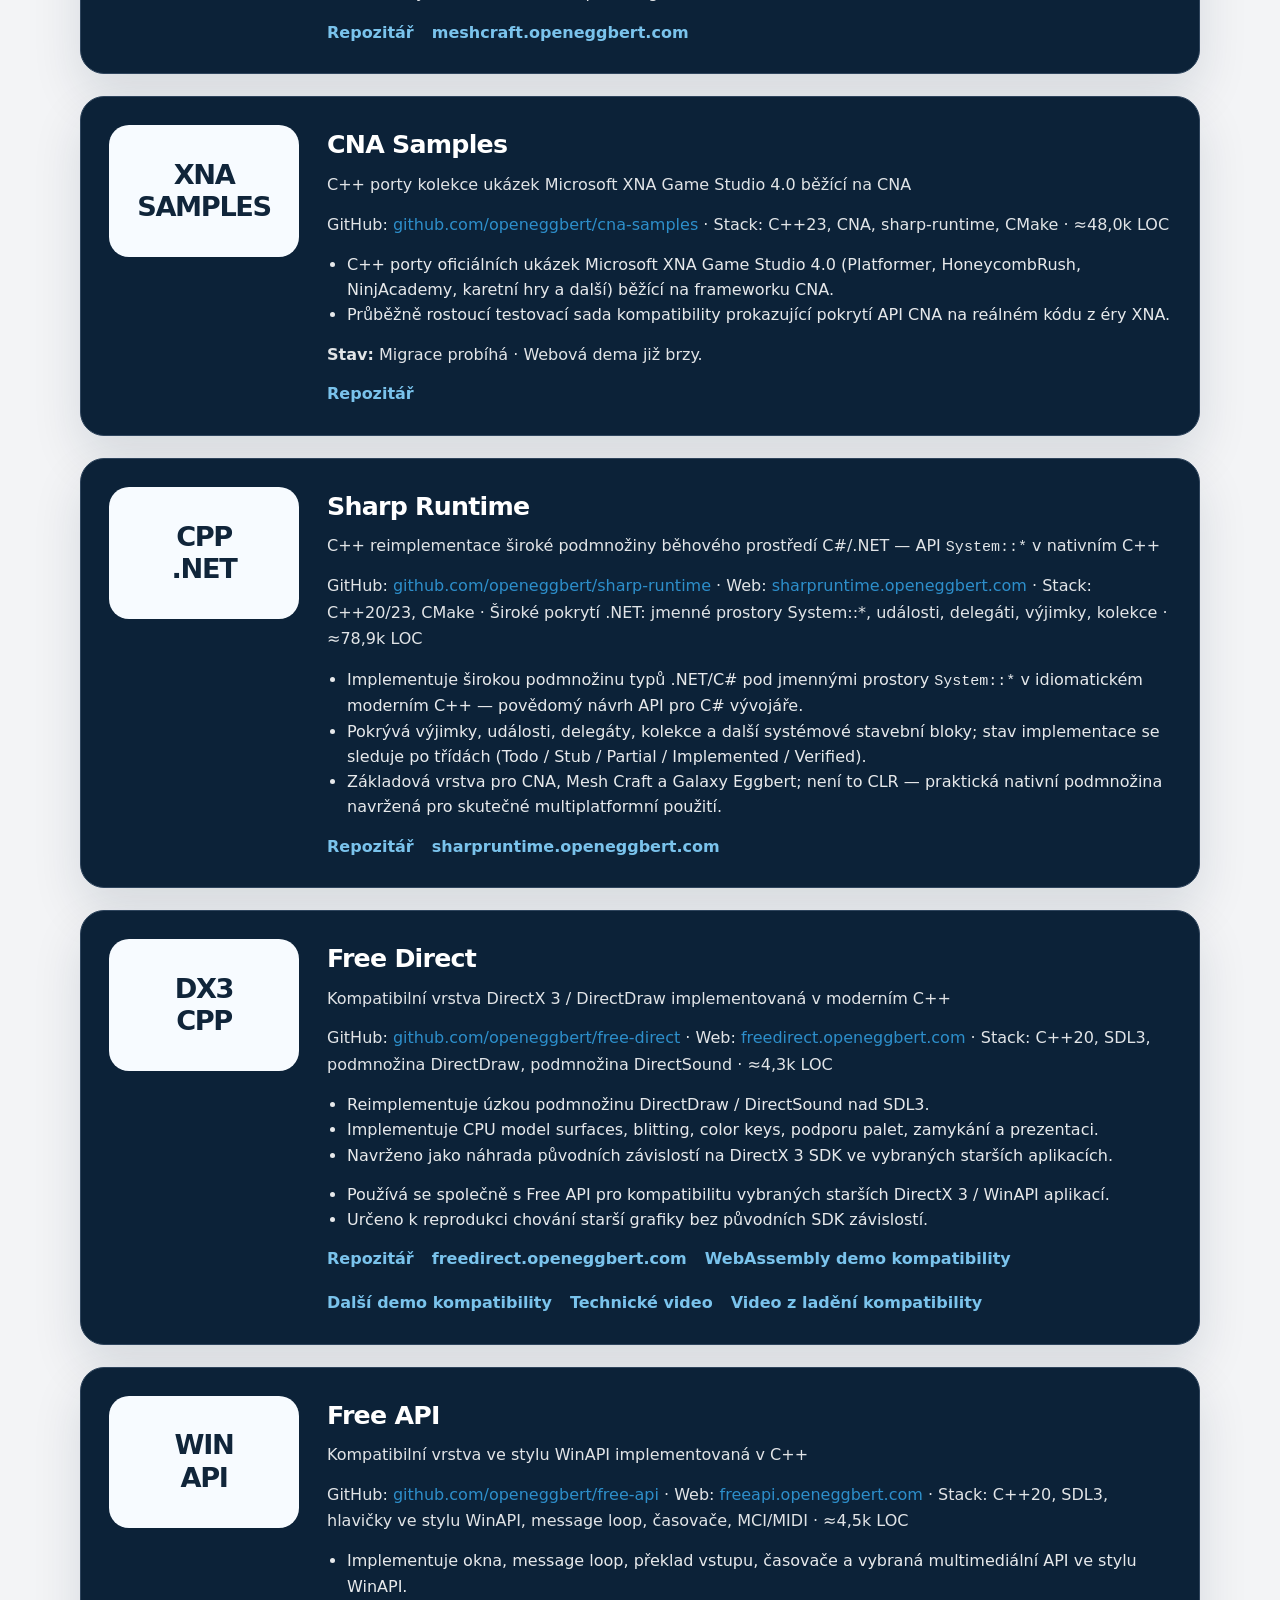
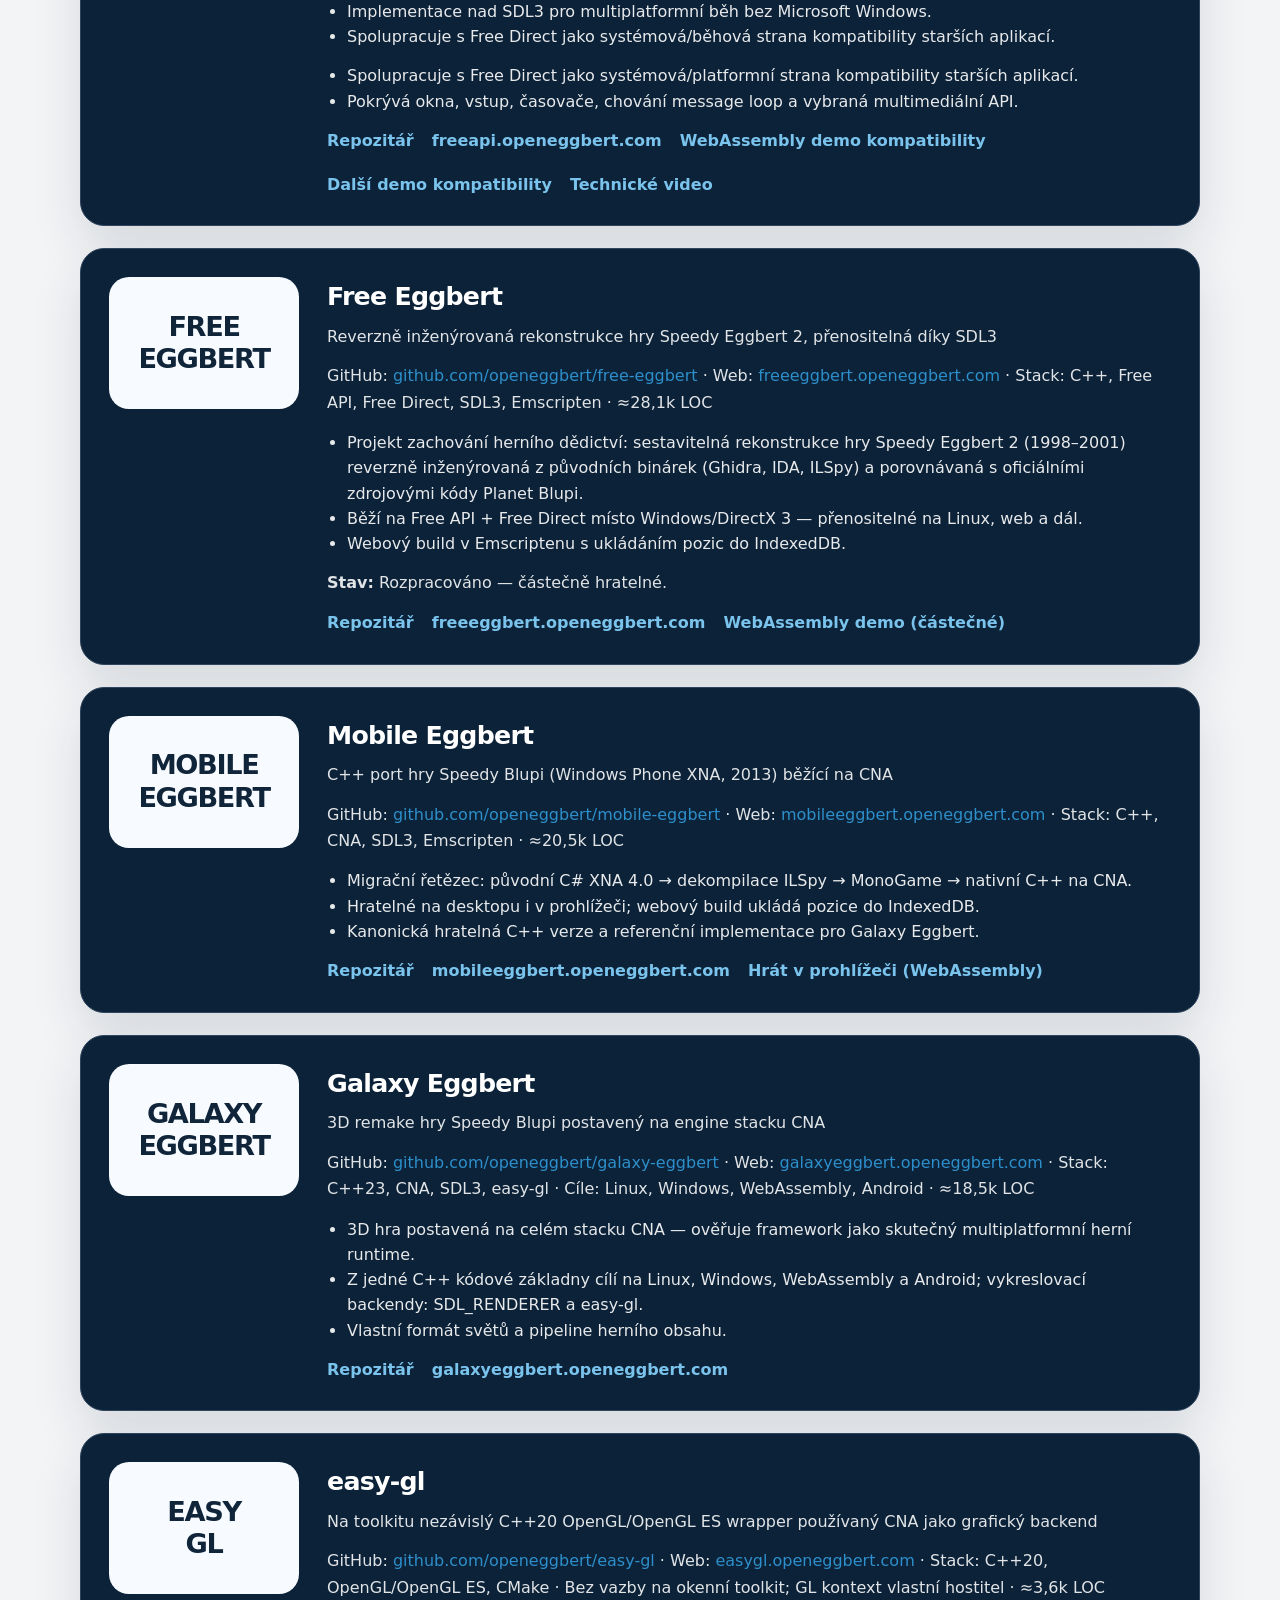
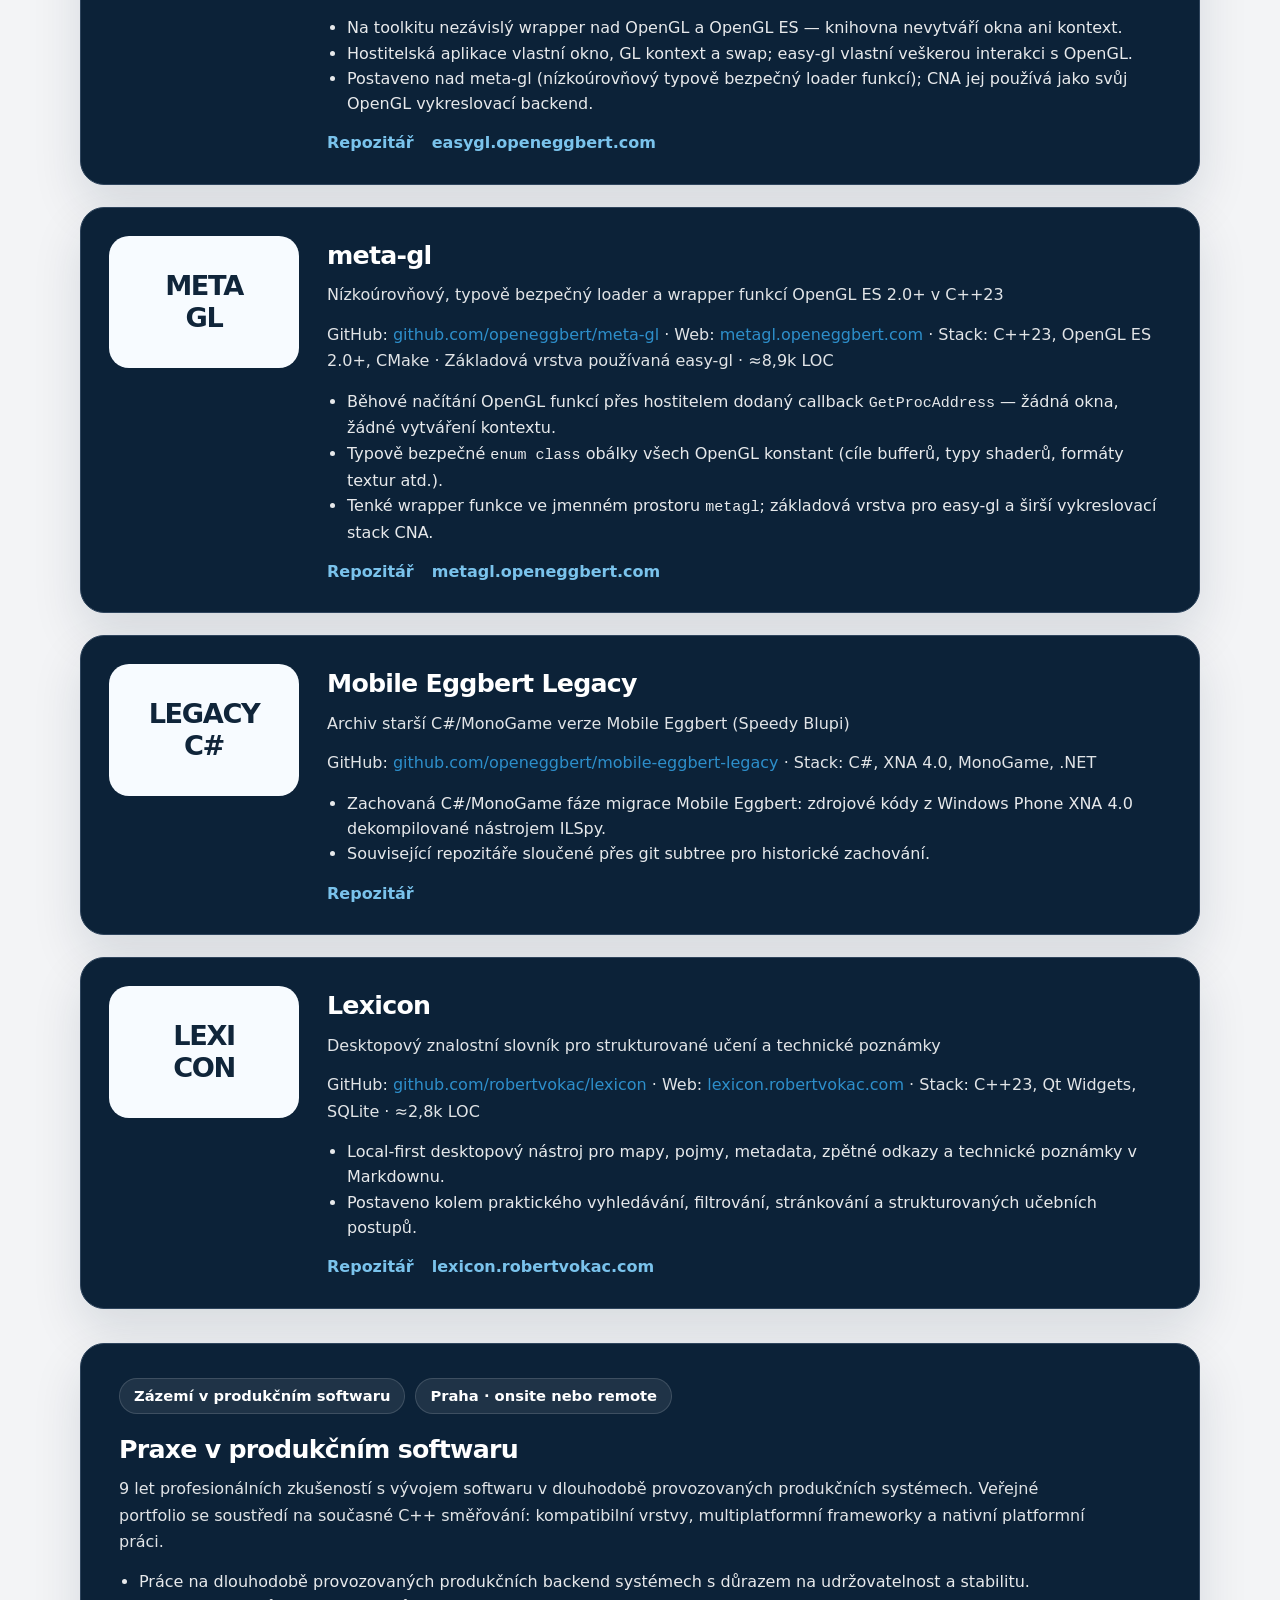
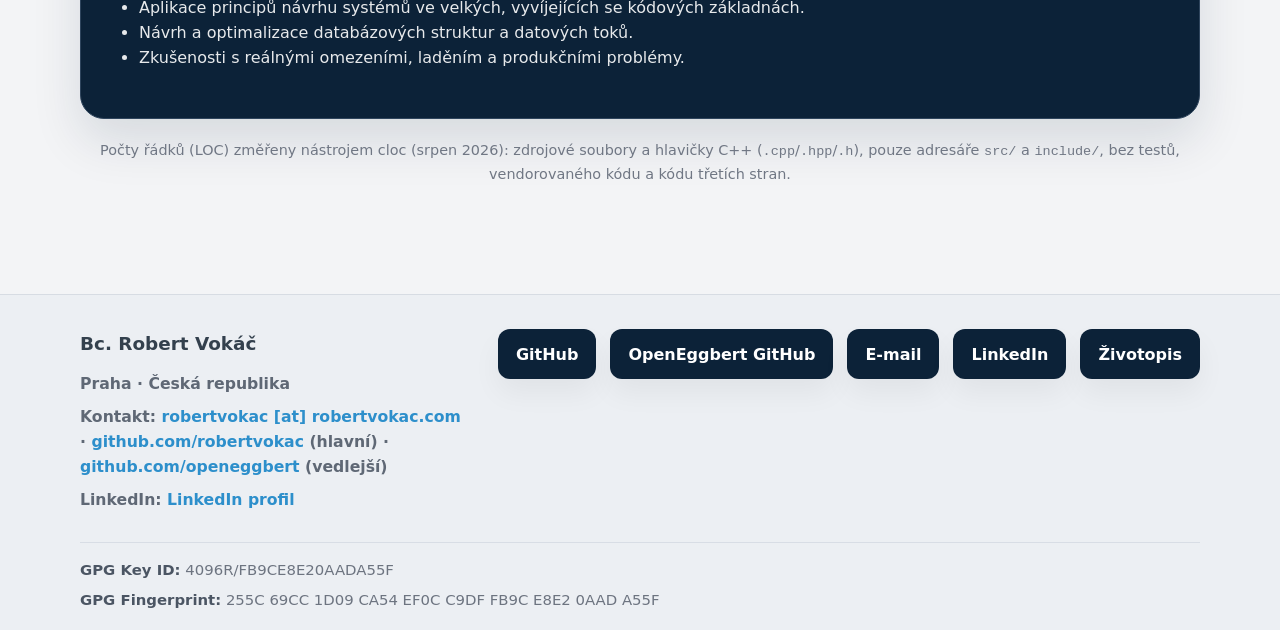
<file: indexcz.html>
<!DOCTYPE html>

<html lang="cs">
<head>
<meta charset="utf-8"/>
<meta content="width=device-width, initial-scale=1.0" name="viewport"/>
<title>Robert Vokáč | C++ softwarový inženýr</title>
<meta content="Robert Vokáč — C++ softwarový inženýr budující 3D nástroje (Mesh Craft), multiplatformní frameworky, vrstvy platformní abstrakce a kompatibilní vrstvy nad SDL3/OpenGL." name="description"/>
<link href="favicon.png" rel="icon" type="image/png"/>
<link href="https://robertvokac.com/" hreflang="en" rel="alternate"/>
<link href="https://robertvokac.com/indexcz.html" hreflang="cs" rel="alternate"/>
<style>
        :root {
            --bg: #f3f4f6;
            --surface: #ffffff;
            --text: #1f2937;
            --muted: #6b7280;
            --navy: #0c2238;
            --navy-2: #102a45;
            --line: #d7dce3;
            --line-dark: #2f455d;
            --accent: #2d8fcb;
            --accent-dark: #216d9a;
            --shadow: 0 14px 28px rgba(0, 0, 0, 0.05);
            --shadow-strong: 0 22px 50px rgba(12, 34, 56, 0.12);
            --max: 1120px;
            --radius: 18px;
        }

        * {
            box-sizing: border-box;
        }

        html {
            scroll-behavior: smooth;
        }

        body {
            margin: 0;
            font-family: Inter, ui-sans-serif, system-ui, -apple-system, BlinkMacSystemFont, "Segoe UI", sans-serif;
            color: var(--text);
            background: var(--bg);
            line-height: 1.6;
        }

        a {
            color: var(--accent);
            text-decoration: none;
        }

        a:hover {
            color: var(--accent-dark);
            text-decoration: underline;
        }

        img {
            display: block;
            max-width: 100%;
        }

        code {
            font-family: ui-monospace, SFMono-Regular, Menlo, Consolas, monospace;
            font-size: 0.94em;
        }

        .container {
            width: min(calc(100% - 32px), var(--max));
            margin: 0 auto;
        }

        .site-header {
            background: var(--navy);
            color: #fff;
            position: sticky;
            top: 0;
            z-index: 20;
            box-shadow: 0 8px 24px rgba(0, 0, 0, 0.08);
        }

        .header-inner {
            min-height: 84px;
            display: flex;
            align-items: center;
            justify-content: space-between;
            gap: 24px;
        }

        .brand-wrap {
            display: flex;
            align-items: center;
            gap: 14px;
        }

        .brand-badge {
            width: 54px;
            height: 54px;
            border-radius: 16px;
            background: linear-gradient(135deg, #2f9ed7, #1f6e9b);
            color: #e9f7ff;
            display: flex;
            align-items: center;
            justify-content: center;
            font-size: 1.35rem;
            font-weight: 800;
            letter-spacing: -0.04em;
            box-shadow: inset 0 1px 0 rgba(255, 255, 255, 0.2);
        }

        .brand-text strong {
            display: block;
            font-size: 1.1rem;
            letter-spacing: -0.02em;
            margin-bottom: 2px;
        }

        .brand-text span {
            color: rgba(255, 255, 255, 0.72);
            font-size: 0.94rem;
        }

        .nav {
            display: flex;
            gap: 28px;
            flex-wrap: wrap;
        }

        .nav a {
            color: rgba(255, 255, 255, 0.84);
            font-size: 0.93rem;
            font-weight: 700;
            letter-spacing: 0.03em;
            text-transform: uppercase;
        }

        .nav a:hover {
            color: #fff;
            text-decoration: none;
        }

        .lang-flags {
            display: flex;
            align-items: center;
            gap: 10px;
        }

        .lang-flags a,
        .lang-flags .active {
            display: inline-flex;
            align-items: center;
        }

        .lang-flags a {
            opacity: 0.4;
            transition: opacity 0.15s ease;
        }

        .lang-flags a:hover {
            opacity: 1;
        }

        .lang-flags svg {
            display: block;
            border-radius: 2px;
        }

        .hero {
            background: linear-gradient(180deg, var(--navy) 0%, var(--navy-2) 100%);
            color: #fff;
            padding: 64px 0 56px;
        }

        .hero-panel {
            background: linear-gradient(180deg, rgba(255, 255, 255, 0.05), rgba(255, 255, 255, 0.02));
            border: 1px solid rgba(255, 255, 255, 0.1);
            border-radius: 28px;
            padding: 42px 36px;
            box-shadow: var(--shadow-strong);
            text-align: center;
        }

        .hero-kicker {
            display: inline-flex;
            align-items: center;
            min-height: 34px;
            padding: 0 12px;
            border-radius: 999px;
            background: rgba(255, 255, 255, 0.08);
            border: 1px solid rgba(255, 255, 255, 0.14);
            color: #d9edf8;
            font-size: 0.86rem;
            font-weight: 800;
            letter-spacing: 0.05em;
            text-transform: uppercase;
            margin-bottom: 18px;
        }

        .hero h1 {
            margin: 0 0 16px;
            font-size: clamp(2.3rem, 4.7vw, 4rem);
            line-height: 1.08;
            letter-spacing: -0.045em;
        }

        .hero p {
            max-width: 820px;
            margin: 0 auto 20px;
            color: rgba(255, 255, 255, 0.84);
            font-size: 1.13rem;
        }

        .hero-highlights {
            display: flex;
            justify-content: center;
            flex-wrap: wrap;
            gap: 10px;
            margin: 0 0 28px;
        }

        .hero-highlights span {
            display: inline-flex;
            align-items: center;
            min-height: 38px;
            padding: 0 14px;
            border-radius: 999px;
            background: rgba(255, 255, 255, 0.08);
            border: 1px solid rgba(255, 255, 255, 0.14);
            color: #f7fbff;
            font-size: 0.92rem;
            font-weight: 700;
        }

        .hero-video, .project-video {
            margin: 24px auto;
            max-width: 860px;
        }

        .project-video {
            max-width: 780px;
            margin-left: 0;
        }

        .video-frame {
            position: relative;
            width: 100%;
            aspect-ratio: 16 / 9;
            overflow: hidden;
            border-radius: 16px;
            border: 1px solid rgba(255, 255, 255, 0.14);
            background: rgba(255, 255, 255, 0.06);
            box-shadow: var(--shadow-strong);
        }

        .project-video .video-frame {
            border-color: rgba(255, 255, 255, 0.18);
        }

        .video-frame iframe {
            position: absolute;
            inset: 0;
            width: 100%;
            height: 100%;
            border: 0;
        }

        .video-caption {
            margin: 8px 0 0;
            color: rgba(255, 255, 255, 0.78);
            font-size: 0.92rem;
            text-align: center;
        }

        .project-video .video-caption {
            text-align: left;
        }

        .cta-row {
            display: flex;
            gap: 12px;
            flex-wrap: wrap;
        }

        .hero .cta-row {
            justify-content: center;
        }

        .btn {
            display: inline-flex;
            align-items: center;
            justify-content: center;
            min-height: 46px;
            padding: 0 18px;
            border: 1px solid var(--line);
            border-radius: 12px;
            background: #fff;
            color: var(--text);
            font-weight: 800;
            text-decoration: none;
            box-shadow: var(--shadow);
            transition: transform 0.15s ease, background 0.15s ease, color 0.15s ease, border-color 0.15s ease;
        }

        .btn:hover {
            text-decoration: none;
            transform: translateY(-1px);
        }

        .btn.primary {
            background: var(--accent);
            border-color: var(--accent);
            color: #fff;
        }

        .btn.primary:hover {
            background: var(--accent-dark);
            border-color: var(--accent-dark);
            color: #fff;
        }

        .btn.dark {
            background: transparent;
            color: #fff;
            border-color: rgba(255, 255, 255, 0.22);
            box-shadow: none;
        }

        .btn.dark:hover {
            background: rgba(255, 255, 255, 0.06);
            color: #fff;
        }

        main {
            padding-bottom: 24px;
        }

        section {
            padding: 34px 0 52px;
        }

        .section-title {
            text-align: center;
            margin-bottom: 34px;
        }

        .section-title h2 {
            margin: 0;
            font-size: clamp(2rem, 4vw, 3rem);
            line-height: 1.1;
            letter-spacing: -0.04em;
        }

        .section-title::after {
            content: "";
            display: block;
            width: 160px;
            max-width: 40vw;
            height: 4px;
            margin: 14px auto 0;
            background: var(--navy);
        }

        .intro-quote {
            text-align: center;
            margin: -6px auto 30px;
            max-width: 900px;
            font-size: clamp(1.05rem, 2vw, 1.5rem);
            font-weight: 700;
            color: #2a3340;
            line-height: 1.35;
        }

        .about-grid {
            display: grid;
            grid-template-columns: 1.25fr 0.6fr;
            gap: 36px;
            align-items: start;
        }

        .card {
            background: var(--surface);
            border: 1px solid var(--line);
            border-radius: var(--radius);
            box-shadow: var(--shadow);
        }

        .about-main {
            padding: 28px;
        }

        .about-main h3 {
            margin: 28px 0 12px;
            font-size: 1.45rem;
            line-height: 1.2;
            letter-spacing: -0.03em;
        }

        .about-main h3:first-child {
            margin-top: 0;
            font-size: 1.55rem;
        }

        .facts {
            display: grid;
            gap: 8px;
            margin-bottom: 18px;
            font-size: 1rem;
            color: #45505d;
        }

        .facts strong {
            color: #2b3440;
        }

        .facts a {
            word-break: break-word;
        }

        .about-main p {
            margin: 0 0 14px;
            font-size: 1.03rem;
            color: #4a5563;
            max-width: 780px;
        }

        .about-side {
            display: grid;
            gap: 16px;
        }

        .portrait-frame {
            padding: 22px;
            display: flex;
            align-items: center;
            justify-content: center;
        }

        .portrait-frame img {
            width: auto;
            max-width: 76%;
            max-height: 210px;
            object-fit: contain;
            background: #f5f5f5;
            border-radius: 12px;
        }

        .side-card {
            padding: 18px 20px;
        }

        .side-card h4 {
            margin: 0 0 10px;
            font-size: 0.84rem;
            letter-spacing: 0.08em;
            text-transform: uppercase;
            color: var(--muted);
        }

        .side-card p {
            margin: 0;
            font-size: 1rem;
            font-weight: 700;
            color: #232d39;
            line-height: 1.5;
        }

        .tab-nav {
            display: flex;
            gap: 10px;
            flex-wrap: wrap;
            border-bottom: 1px solid var(--line);
            margin-top: 28px;
        }

        .tab-button {
            appearance: none;
            border: 0;
            background: transparent;
            padding: 14px 18px 12px;
            margin: 0;
            color: #7a7f88;
            font: inherit;
            font-size: 0.92rem;
            font-weight: 800;
            letter-spacing: 0.03em;
            text-transform: uppercase;
            border-bottom: 4px solid transparent;
            cursor: pointer;
        }

        .tab-button.active {
            color: #242c36;
            border-bottom-color: var(--navy);
        }

        .tab-panel {
            display: none;
            padding: 24px 0 0;
        }

        .tab-panel.active {
            display: block;
        }

        .bullets, .book-list, .edu-list, .course-list {
            margin: 0;
            padding-left: 22px;
            color: #4d5663;
            font-size: 1rem;
        }

        .bullets li, .book-list li, .course-list li {
            margin-bottom: 10px;
        }

        .edu-item {
            margin-bottom: 24px;
            font-size: 1rem;
            color: #4d5663;
        }

        .edu-item strong {
            color: #26303b;
        }

        .muted-note {
            color: #707784;
            font-size: 0.95rem;
            margin-bottom: 14px;
        }

        details summary {
            cursor: pointer;
            font-weight: 800;
            color: #273240;
            margin-bottom: 14px;
        }

        .book-columns {
            columns: 2;
            column-gap: 34px;
        }

        .book-columns li {
            break-inside: avoid;
        }

        .tech-grid {
            display: grid;
            grid-template-columns: repeat(3, minmax(0, 1fr));
            gap: 20px;
        }

        .tech-card {
            background: var(--surface);
            border: 1px solid var(--line);
            border-radius: var(--radius);
            min-height: 176px;
            padding: 22px;
            text-align: center;
            box-shadow: var(--shadow);
        }

        .tech-card h3 {
            margin: 0 0 14px;
            font-size: 1.12rem;
            letter-spacing: -0.02em;
        }

        .tech-card p {
            margin: 0;
            color: var(--accent);
            font-size: 0.98rem;
            line-height: 1.8;
        }

        .project-filter {
            display: flex;
            justify-content: center;
            gap: 28px;
            flex-wrap: wrap;
            margin-bottom: 28px;
        }

        .filter-button {
            appearance: none;
            border: 0;
            background: transparent;
            color: #8b9098;
            cursor: pointer;
            font: inherit;
            font-size: 1rem;
            font-weight: 800;
            text-transform: uppercase;
            letter-spacing: 0.04em;
        }

        .filter-button.active {
            color: #1e2024;
        }

        .project-list {
            display: grid;
            gap: 22px;
        }

        .project-card {
            background: var(--navy);
            color: #fff;
            border: 1px solid var(--line-dark);
            border-radius: 24px;
            padding: 28px;
            display: grid;
            grid-template-columns: 190px 1fr;
            gap: 28px;
            align-items: start;
            box-shadow: var(--shadow-strong);
        }

        .project-card[hidden] {
            display: none;
        }

        .project-media {
            width: 190px;
            min-height: 132px;
            border-radius: 20px;
            background: #f7fbff;
            display: flex;
            align-items: center;
            justify-content: center;
            color: #10253a;
            font-weight: 900;
            font-size: 1.7rem;
            line-height: 1.18;
            letter-spacing: -0.05em;
            text-align: center;
            padding: 16px;
            position: relative;
        }

        .project-badge {
            position: absolute;
            top: 12px;
            left: 12px;
            display: inline-flex;
            align-items: center;
            min-height: 28px;
            padding: 0 9px;
            border-radius: 999px;
            background: var(--accent);
            color: #fff;
            font-size: 0.74rem;
            font-weight: 900;
            letter-spacing: 0.05em;
            text-transform: uppercase;
        }

        .project-content h3 {
            margin: 0 0 6px;
            font-size: 1.58rem;
            letter-spacing: -0.03em;
        }

        .project-role {
            margin: 0 0 10px;
            color: rgba(255, 255, 255, 0.8);
            font-size: 1rem;
        }

        .project-meta {
            margin: 0 0 16px;
            color: rgba(255, 255, 255, 0.86);
            font-size: 0.98rem;
            line-height: 1.65;
        }

        .project-content ul {
            margin: 0 0 14px;
            padding-left: 20px;
            color: rgba(255, 255, 255, 0.9);
            font-size: 1rem;
            line-height: 1.58;
        }

        .project-content p {
            margin: 0 0 14px;
            color: rgba(255, 255, 255, 0.88);
            font-size: 1rem;
        }

        .project-actions {
            display: flex;
            gap: 18px;
            flex-wrap: wrap;
            margin-top: 6px;
        }

        .project-actions a {
            color: #7ac3ec;
            font-size: 1rem;
            font-weight: 700;
        }

        .project-actions a:hover {
            color: #a9daf4;
        }

        .professional-card {
            grid-template-columns: 1fr;
            padding: 34px 38px;
        }

        .professional-card .project-content {
            max-width: 980px;
        }

        .experience-tags {
            display: flex;
            flex-wrap: wrap;
            gap: 10px;
            margin-bottom: 16px;
        }

        .experience-tags span {
            display: inline-flex;
            align-items: center;
            min-height: 36px;
            padding: 0 14px;
            background: rgba(255, 255, 255, 0.08);
            border: 1px solid rgba(255, 255, 255, 0.14);
            color: #ffffff;
            font-size: 0.92rem;
            font-weight: 700;
            border-radius: 999px;
        }

        .status-note {
            display: inline-flex;
            align-items: center;
            min-height: 30px;
            padding: 0 10px;
            margin: 4px 0 14px;
            border-radius: 999px;
            background: rgba(255, 255, 255, 0.08);
            border: 1px solid rgba(255, 255, 255, 0.14);
            color: rgba(255, 255, 255, 0.88);
            font-size: 0.86rem;
            font-weight: 800;
            letter-spacing: 0.03em;
            text-transform: uppercase;
        }

        .footer {
            margin-top: 18px;
            border-top: 1px solid var(--line);
            background: #eceff3;
            padding: 34px 0 26px;
        }

        .footer-grid {
            display: grid;
            grid-template-columns: 1fr auto;
            gap: 28px;
            align-items: start;
        }

        .footer-contact h3 {
            margin: 0 0 12px;
            font-size: 1.15rem;
            color: #33404d;
        }

        .footer-contact p {
            margin: 0 0 8px;
            color: #5f6875;
            font-size: 0.98rem;
            font-weight: 700;
            line-height: 1.6;
        }

        .footer-contact a {
            color: var(--accent);
            font-weight: 700;
        }

        .footer-actions {
            display: flex;
            gap: 14px;
            flex-wrap: wrap;
            justify-content: flex-end;
        }

        .footer-pill {
            min-width: 58px;
            min-height: 50px;
            padding: 0 18px;
            display: inline-flex;
            align-items: center;
            justify-content: center;
            background: var(--navy);
            color: #fff;
            text-decoration: none;
            font-weight: 800;
            font-size: 1rem;
            border-radius: 12px;
            box-shadow: var(--shadow);
            transition: background 0.15s ease, transform 0.15s ease;
        }

        .footer-pill:hover {
            color: #fff;
            text-decoration: none;
            background: var(--navy-2);
            transform: translateY(-1px);
        }

        .footer-gpg {
            margin-top: 22px;
            padding-top: 16px;
            border-top: 1px solid #d8dde5;
            color: #6d7480;
            font-size: 0.93rem;
            display: grid;
            gap: 6px;
        }

        .footer-gpg strong {
            color: #4b5563;
        }

        .footer-gpg code {
            font-family: inherit;
            font-size: inherit;
            color: inherit;
        }

        @media (max-width: 980px) {
            .about-grid, .project-card, .tech-grid, .footer-grid {
                grid-template-columns: 1fr;
            }

            .project-card {
                padding: 24px;
            }

            .project-media {
                width: 100%;
                min-height: 110px;
                font-size: 1.55rem;
            }

            .footer-actions {
                justify-content: flex-start;
            }

            .professional-card {
                padding: 28px;
            }
        }

        @media (max-width: 760px) {
            .header-inner {
                padding: 18px 0;
                min-height: auto;
                flex-direction: column;
                align-items: flex-start;
            }

            .nav {
                gap: 16px;
            }

            .hero {
                padding: 42px 0 38px;
            }

            .hero-panel, .about-main {
                padding: 24px 20px;
            }

            .tab-nav, .project-filter, .cta-row {
                gap: 10px;
            }

            .tab-button {
                padding: 12px 10px 10px;
            }

            .container {
                width: min(calc(100% - 20px), var(--max));
            }

            .book-columns {
                columns: 1;
            }

            .footer-pill {
                width: 100%;
            }
        }
    </style>
</head>
<body>
<header class="site-header">
<div class="container header-inner">
<div class="brand-wrap">
<div class="brand-badge">RV</div>
<div class="brand-text">
<strong>Robert Vokáč</strong>
<span>C++ systémy a kompatibilní vrstvy</span>
</div>
</div>
<nav aria-label="Hlavní navigace" class="nav">
<a href="#about">O mně</a>
<a href="#technologies">Technologie</a>
<a href="#projects">Projekty</a>
<a href="#contact">Kontakt</a>
<span class="lang-flags"><a aria-label="English version" href="index.html" hreflang="en" lang="en" onclick="document.cookie='lang=en;path=/;max-age=31536000'" title="English version"><svg height="15" viewbox="0 0 60 30" width="30" xmlns="http://www.w3.org/2000/svg"><clippath id="ukclip"><path d="M0,0 v30 h60 v-30 z"/></clippath><g clip-path="url(#ukclip)"><path d="M0,0 v30 h60 v-30 z" fill="#012169"/><path d="M0,0 L60,30 M60,0 L0,30" stroke="#fff" stroke-width="6"/><path d="M0,0 L60,30 M60,0 L0,30" stroke="#C8102E" stroke-width="4"/><path d="M30,0 v30 M0,15 h60" stroke="#fff" stroke-width="10"/><path d="M30,0 v30 M0,15 h60" stroke="#C8102E" stroke-width="6"/></g></svg></a><span class="active" title="Čeština"><svg height="15" viewbox="0 0 6 4" width="22" xmlns="http://www.w3.org/2000/svg"><rect fill="#fff" height="2" width="6"/><rect fill="#d7141a" height="2" width="6" y="2"/><path d="M0 0l3 2-3 2z" fill="#11457e"/></svg></span></span>
</nav>
</div>
</header>
<section class="hero">
<div class="container">
<div class="hero-panel">
<div class="hero-kicker">Moderní C++ · Multiplatformní systémy · Kompatibilní vrstvy</div>
<h1>C++ softwarový inženýr budující multiplatformní systémy a kompatibilní vrstvy</h1>
<p>Navrhuji a implementuji 3D nástroje, C++ frameworky, vrstvy platformní abstrakce a kompatibilní systémy reprodukující chování starších API bez původních závislostí. Moje práce zahrnuje 3D editor scén Mesh Craft a vrstvy ve stylu XNA, DirectDraw a WinAPI nad SDL3, OpenGL a příbuznými technologiemi.</p>
<div class="hero-highlights">
<span>Vývoj systémů v moderním C++20/23</span>
<span>Windows · Linux · WebAssembly · Android</span>
<span>SDL3 · OpenGL · CMake</span>
<span>Kompatibilita API a platformní abstrakce</span>
</div>

<div class="cta-row"><a class="btn primary" href="https://github.com/openeggbert/cna" rel="noreferrer" target="_blank">Zobrazit CNA</a>
<a class="btn" href="https://libcna.com" rel="noreferrer" target="_blank">libcna.com</a>
<a class="btn" href="https://speedyblupi.com" rel="noreferrer" target="_blank">Živá dema</a>
<a class="btn" href="https://github.com/openeggbert/free-direct" rel="noreferrer" target="_blank">Free Direct</a>
<a class="btn" href="https://github.com/openeggbert/free-api" rel="noreferrer" target="_blank">Free API</a>
<a class="btn" href="https://github.com/robertvokac" rel="noreferrer" target="_blank">GitHub</a>
<a class="btn" href="#projects">Technická dema</a>
<a class="btn" download="" href="robert-vokac-zivotopis-2026.pdf">Stáhnout životopis</a>
<a class="btn dark" href="mailto:robertvokac@robertvokac.com">Kontakt</a></div>
</div>
</div>
</section>
<main>
<section id="about">
<div class="container">
<div class="section-title"><h2>O mně</h2></div>
<p class="intro-quote">Moderní C++ systémová práce zaměřená na multiplatformní frameworky, kompatibilní vrstvy a přenositelnou architekturu ověřenou skutečnými aplikacemi.</p>
<div class="about-grid">
<div class="about-main card">
<h3>C++ softwarový inženýr budující multiplatformní frameworky, kompatibilní vrstvy a nativní platformní abstrakce skrze veřejné projekty.</h3>
<div class="facts">
<div><strong>Zkušenosti:</strong> 9 let profesionálního vývoje softwaru</div>
<div><strong>Typ úvazku:</strong> Zaměstnanec</div>
<div><strong>Místo výkonu:</strong> Praha · onsite nebo remote</div>
<div><strong>Hlavní stack:</strong> Moderní C++, Linux, CMake, Git, SDL3, OpenGL, SQLite, návrh systémů</div>
<div><strong>Aktuální směřování:</strong> C++ systémové programování, kompatibilní vrstvy API, multiplatformní frameworky, nástroje a platformní abstrakce</div>
<div><strong>Kontakt:</strong>
<a href="mailto:robertvokac@robertvokac.com">robertvokac [at] robertvokac.com</a> ·
                            <a href="https://github.com/robertvokac" rel="noreferrer" target="_blank">github.com/robertvokac</a>
                            ·
                            <a href="https://github.com/openeggbert" rel="noreferrer" target="_blank">github.com/openeggbert</a>
</div>
</div>
<p>Vytvářím nativní C++ frameworky, platformní vrstvy a kompatibilní systémy. Moje práce zahrnuje vrstvy API ve stylu XNA, DirectDraw a WinAPI implementované nad SDL3/OpenGL, které umožňují běh starších aplikací bez původních závislostí.</p>
<p>Mým vlajkovým projektem je CNA, C++ implementace programovacího modelu ve stylu XNA použitá k portu skutečné C# / XNA aplikace do nativního C++ pro Windows, Linux, WebAssembly a Android; je to zároveň moje největší kódová základna. Nad CNA stavím Mesh Craft, C++23 3D editor scén pro formát MC3. Vytvářím také Free Direct + Free API, kompatibilní vrstvy nad SDL3 pro starší DirectX 3 / WinAPI aplikace — s hratelnými WebAssembly demy na <a href="https://speedyblupi.com" rel="noreferrer" target="_blank">speedyblupi.com</a>.</p>
<p>Hledám C++ pozice zaměřené na systémové programování, multiplatformní software, vývoj frameworků, nástroje, platformní abstrakci nebo vývoj kompatibilních vrstev.</p>
<div class="cta-row">
<a class="btn primary" href="mailto:robertvokac@robertvokac.com">Napište mi</a>
<a class="btn" href="https://github.com/robertvokac" rel="noreferrer" target="_blank">GitHub</a>
<a class="btn" href="https://github.com/openeggbert" rel="noreferrer" target="_blank">OpenEggbert
                            GitHub</a>
<a class="btn" download="" href="robert-vokac-zivotopis-2026.pdf">Stáhnout životopis</a>
</div>
<div aria-label="Záložky s detaily" class="tab-nav" role="tablist">
<button class="tab-button active" data-tab="characteristics" type="button">Charakteristika
                        </button>
<button class="tab-button" data-tab="current-focus" type="button">Aktuální zaměření</button>
<button class="tab-button" data-tab="education" type="button">Vzdělání</button>
<button class="tab-button" data-tab="learning" type="button">Učení</button>
<button class="tab-button" data-tab="books" type="button">Knihy</button>
</div>
<div class="tab-panel active" id="characteristics">
<ul class="bullets">
<li>Vývoj v moderním C++ přímo navázaný na rozsáhlé veřejné kódové základny a dlouhodobou implementaci.</li>
<li>Silná preference explicitního návrhu, udržovatelných vnitřků, modulárních hranic a znovupoužitelných abstrakcí.</li>
<li>Systémové myšlení: vlastnictví, životní cyklus, body rozšíření, správa prostředků a architektonická srozumitelnost.</li>
<li>Zájem o multiplatformní frameworky, kompatibilní vrstvy, backend platformy, nástroje a infrastrukturní systémy.</li>
</ul>
</div>
<div class="tab-panel" id="current-focus">
<ul class="bullets">
<li>Vyvíjím <a href="https://github.com/openeggbert/cna" rel="noreferrer" target="_blank">CNA</a> jako multiplatformní C++ framework implementující programovací model ve stylu XNA pro Windows, Linux, WebAssembly a Android — spolu s <a href="https://github.com/openeggbert/cna-samples" rel="noreferrer" target="_blank">CNA Samples</a>, porty oficiální kolekce ukázek XNA.</li>
<li>Vyvíjím <a href="https://github.com/openeggbert/mesh-craft" rel="noreferrer" target="_blank">Mesh Craft</a>, C++23 3D editor scén pro formát MC3.</li>
<li>Vyvíjím <a href="https://github.com/openeggbert/free-direct" rel="noreferrer" target="_blank">Free Direct</a> a <a href="https://github.com/openeggbert/free-api" rel="noreferrer" target="_blank">Free API</a> jako kompatibilní vrstvy nad SDL3 pro starší DirectX 3 / WinAPI aplikace, pohánějící <a href="https://github.com/openeggbert/free-eggbert" rel="noreferrer" target="_blank">Free Eggbert</a> a dema na <a href="https://speedyblupi.com" rel="noreferrer" target="_blank">speedyblupi.com</a>.</li>
<li>Frameworkovou práci podporují <a href="https://github.com/openeggbert/easy-gl" rel="noreferrer" target="_blank">easy-gl</a>, <a href="https://github.com/openeggbert/meta-gl" rel="noreferrer" target="_blank">meta-gl</a> a <a href="https://github.com/openeggbert/sharp-runtime" rel="noreferrer" target="_blank">sharp-runtime</a> (široká podmnožina C#/.NET v nativním C++).</li>
<li>Stavím <a href="https://github.com/openeggbert/mobile-eggbert" rel="noreferrer" target="_blank">Mobile Eggbert</a> a <a href="https://github.com/openeggbert/galaxy-eggbert" rel="noreferrer" target="_blank">Galaxy Eggbert</a> jako skutečné hry ověřující stack CNA.</li>
</ul>
</div>
<div class="tab-panel" id="education">
<div class="edu-list">
<div class="edu-item"><strong>Česká zemědělská univerzita v Praze</strong><br/>Bc. v oboru
                                informatika (2014–2017)
                            </div>
<div class="edu-item"><strong>Střední průmyslová škola Hořovice</strong><br/>Informatika
                                v ekonomice (2008–2012)
                            </div>
</div>
</div>
<div class="tab-panel" id="learning">
<ul class="course-list">
<li>Dlouhodobé samostudium C++ postavené na knihách, implementaci a technických
                                poznámkách.
                            </li>
<li>Aktuální oblasti studia: moderní C++, architektura runtime, vykreslovací infrastruktura, návrh enginů a nástrojů, základy souběžnosti a návrh znovupoužitelných knihoven.
                            </li>
<li>Model učení: teorie z knih kombinovaná se skutečnou implementací ve veřejných
                                repozitářích.
                            </li>
</ul>
</div>
<div class="tab-panel" id="books">
<p class="muted-note">Vybrané knihy z mého dlouhodobého studia C++ a softwarové architektury.</p>
<details open="">
<summary>Vybrané knihy</summary>
<ul class="book-list book-columns">
<li>Effective Modern C++</li>
<li>C++ Software Design</li>
<li>API Design for C++</li>
<li>C++ Concurrency in Action</li>
<li>C++ High Performance</li>
<li>The C++ Programming Language</li>
<li>C++ Templates</li>
<li>Large-Scale C++ Software Design</li>
<li>Embracing Modern C++ Safely</li>
<li>C++ Core Guidelines Explained</li>
</ul>
</details>
</div>
</div>
<aside class="about-side">
<div class="portrait-frame card"><img alt="Fotografie Roberta Vokáče" src="photo-of-robert-vokac.jpg"/>
</div>
<div class="side-card card"><h4>Hlavní zaměření</h4>
<p>C++ systémy, platformní abstrakce a kompatibilní vrstvy</p></div>
<div class="side-card card"><h4>Klíčový výsledek</h4>
<p>Jedna C++ kódová základna cílící na Windows, Linux, WebAssembly a Android</p></div>
<div class="side-card card"><h4>Vlajkový projekt</h4>
<p>CNA — multiplatformní C++ framework implementující API ve stylu XNA</p></div>
<div class="side-card card"><h4>Další projekty</h4>
<p>Mesh Craft · CNA Samples · Sharp Runtime · Free Direct · Free API · Free Eggbert · Mobile Eggbert · Galaxy Eggbert · easy-gl · meta-gl</p></div>
<div class="side-card card"><h4>Cílové role</h4>
<p>C++ systémy, multiplatformní vývoj, nástroje a vývoj frameworků</p></div>
<div class="side-card card"><h4>Angličtina</h4>
<p>B2 — technická dokumentace a týmová komunikace</p></div>
</aside>
</div>
</div>
</section>
<section id="technologies">
<div class="container">
<div class="section-title"><h2>Technologie</h2></div>
<p class="intro-quote">Moderní C++ na prvním místě, s multiplatformní architekturou, kompatibilním inženýrstvím, systémovým myšlením a návrhem frameworků viditelnými ve skutečném kódu.</p>
<div class="tech-grid">
<article class="tech-card"><h3>Domény</h3>
<p>Moderní C++<br/>Multiplatformní systémy<br/>Kompatibilní vrstvy<br/>Návrh frameworků<br/>Vývoj nástrojů</p></article>
<article class="tech-card"><h3>C++</h3>
<p>C++20/23<br/>Návrh API<br/>Vlastnictví a životní cyklus<br/>Modulární architektura<br/>Udržovatelný
                        kód</p></article>
<article class="tech-card"><h3>Systémy</h3>
<p>Základy souběžnosti<br/>Vykreslovací infrastruktura<br/>Backend platformy<br/>Multiplatformní
                        nativní vývoj<br/>Povědomí o výkonu</p></article>
<article class="tech-card"><h3>Nástroje</h3>
<p>CMake<br/>Git<br/>Linux<br/>GCC / Clang<br/>Bash</p></article>
<article class="tech-card"><h3>Data a úložiště</h3>
<p>SQLite<br/>Návrh schémat<br/>Migrace<br/>REST API<br/>Praktická perzistence</p></article>
<article class="tech-card"><h3>Inženýrský styl</h3>
<p>Čitelná API<br/>Explicitní návrh<br/>Architektura na prvním místě<br/>Testovací myšlení<br/>Dlouhodobá
                        udržovatelnost</p></article>
</div>
</div>
</section>
<section id="projects">
<div class="container">
<div class="section-title"><h2>Projekty</h2></div>
<p class="intro-quote">Veřejné projekty ukazující kompatibilní vrstvy, multiplatformní frameworky a návrh C++ systémů ověřený na skutečných aplikacích. Živé WebAssembly buildy a videa jsou uvedeny jako technické ověřovací odkazy u příslušných karet projektů.</p>
<div aria-label="Filtry projektů" class="project-filter" role="tablist">
<button class="filter-button active" data-filter="all" type="button">Vše</button>
<button class="filter-button" data-filter="core" type="button">Hlavní projekty</button>
<button class="filter-button" data-filter="professional" type="button">Produkční praxe</button>
<button class="filter-button" data-filter="other" type="button">Ostatní</button>
</div>
<div class="project-list">
<article class="project-card" data-category="core">
<div class="project-media"><span class="project-badge">Main</span>CNA<br/>SDL3</div>
<div class="project-content">
<h3>CNA</h3>
<p class="project-role">Multiplatformní C++ framework implementující API ve stylu XNA</p>
<p class="project-meta">GitHub: <a href="https://github.com/openeggbert/cna" rel="noreferrer" target="_blank">github.com/openeggbert/cna</a> · Web: <a href="https://libcna.com" rel="noreferrer" target="_blank">libcna.com</a> · <a href="https://cna.openeggbert.com" rel="noreferrer" target="_blank">cna.openeggbert.com</a> · Stack: C++20, SDL3, CMake, OpenGL/easy-gl, Vulkan, WebGPU, Direct3D 9/11/12, Windows/Linux/WebAssembly/Android · ≈292,2k LOC</p>
<ul>
<li>API ve stylu XNA v nativním C++ pod <code>Microsoft::Xna::Framework</code>.</li>
<li>Vlastní multiplatformní framework s vykreslováním, vstupem, zvukem, životním cyklem prostředků a
                                abstrakcí backendů.
                            </li>
<li>46 vykreslovacích backendů pokrývajících moderní API (Vulkan, WebGPU, nativní Direct3D 9/10/11/12, SDL_GPU, Metal, Diligent Engine, Sokol), celou řadu starších DirectX (DirectX 1–9, ověřeno přes Wine/DXVK), desktopové i mobilní OpenGL/OpenGL ES/OpenVG a specializované cíle (HTML Canvas, SVG, GDI, Glide, headless).</li>
<li>Restrukturalizováno na 15 samostatně sestavitelných modulů plus vrstvu vykreslovacích backendů o ~40 backendech, každý s vlastním CMake cílem.</li>
</ul>

<ul><li>Nativní C++/SDL3 implementace nahrazující závislosti na XNA / MonoGame.</li><li>Použito k portu skutečné C# / XNA aplikace do C++.</li><li>Stejná C++ kódová základna se sestavuje pro desktop, WebAssembly i Android.</li></ul>

<div class="project-actions">
<a href="https://github.com/openeggbert/cna" rel="noreferrer" target="_blank">Repozitář</a>
<a href="https://libcna.com" rel="noreferrer" target="_blank">libcna.com</a>
<a href="https://speedyblupi.com/SpeedyBlupi2013/" rel="noreferrer" target="_blank">WebAssembly demo (2D)</a>
<a href="https://www.youtube.com/watch?v=TScL1L-dbHE" rel="noreferrer" target="_blank">Technické video</a>
</div>
</div>
</article>
<article class="project-card" data-category="core">
<div class="project-media" style="overflow:hidden;padding:0;height:160px;"><span class="project-badge">Editor</span><img src="mesh_craft_screenshot.png" alt="Mesh Craft screenshot" style="position:absolute;inset:0;width:100%;height:100%;object-fit:cover;border-radius:20px;"></div>
<div class="project-content">
<h3>Mesh Craft</h3>
<p class="project-role">3D editor scén a modelovací aplikace pro formát MC3</p>
<p class="project-meta">GitHub: <a href="https://github.com/openeggbert/mesh-craft" rel="noreferrer" target="_blank">github.com/openeggbert/mesh-craft</a> · Web: <a href="https://meshcraft.openeggbert.com" rel="noreferrer" target="_blank">meshcraft.openeggbert.com</a> · Stack: C++23, CNA, sharp-runtime, Dear ImGui · Nativní formát <code>.mc3.xml</code> kompilovaný do glTF/GLB · ≈41,2k LOC</p>
<ul>
<li>3D modelář s primitivy (kvádr, koule, válec, kužel, rovina, torus, kapsle, disk), CSG booleovskými operacemi (sjednocení, rozdíl, průnik přes Manifold), materiály, PBR texturami a hierarchickými skupinami.</li>
<li>Podpora animací: pozice, rotace, měřítko, viditelnost, barva materiálu a deformační kanály; znovupoužitelné definice prefabů/instancí, vrstvy, tagy, kolizní hinty, mlha a nastavení prostředí.</li>
<li>Nativní formát <code>.mc3.xml</code>: lidsky čitelný editovatelný XML zdroj kompilovaný do glTF/GLB nebo binárního MCB přiloženými CLI nástroji (<code>mc3togltf</code>, <code>mc3tomcb</code>).</li>
<li>Postaveno na CNA + sharp-runtime; skutečná editorová aplikace prověřující celý C++ engine stack.</li>
</ul>
<p><strong>Stav:</strong> Aktivně vyvíjeno — funguje kompletní XML load/save roundtrip, všechna primitiva, CSG booleany, extruze, keyframe animace a export do glTF/GLB.</p>
<div class="project-actions">
<a href="https://github.com/openeggbert/mesh-craft" rel="noreferrer" target="_blank">Repozitář</a>
<a href="https://meshcraft.openeggbert.com" rel="noreferrer" target="_blank">meshcraft.openeggbert.com</a>
</div>
</div>
</article>
<article class="project-card" data-category="core">
<div class="project-media">XNA<br/>SAMPLES</div>
<div class="project-content">
<h3>CNA Samples</h3>
<p class="project-role">C++ porty kolekce ukázek Microsoft XNA Game Studio 4.0 běžící na CNA</p>
<p class="project-meta">GitHub: <a href="https://github.com/openeggbert/cna-samples" rel="noreferrer" target="_blank">github.com/openeggbert/cna-samples</a> · Stack: C++23, CNA, sharp-runtime, CMake · ≈48,0k LOC</p>
<ul>
<li>C++ porty oficiálních ukázek Microsoft XNA Game Studio 4.0 (Platformer, HoneycombRush, NinjAcademy, karetní hry a další) běžící na frameworku CNA.</li>
<li>Průběžně rostoucí testovací sada kompatibility prokazující pokrytí API CNA na reálném kódu z éry XNA.</li>
</ul>
<p><strong>Stav:</strong> Migrace probíhá · Webová dema již brzy.</p>
<div class="project-actions"><a href="https://github.com/openeggbert/cna-samples" rel="noreferrer" target="_blank">Repozitář</a></div>
</div>
</article>
<article class="project-card" data-category="core">
<div class="project-media">CPP<br/>.NET</div>
<div class="project-content">
<h3>Sharp Runtime</h3>
<p class="project-role">C++ reimplementace široké podmnožiny běhového prostředí C#/.NET — API <code>System::*</code> v nativním C++</p>
<p class="project-meta">GitHub: <a href="https://github.com/openeggbert/sharp-runtime" rel="noreferrer" target="_blank">github.com/openeggbert/sharp-runtime</a> · Web: <a href="https://sharpruntime.openeggbert.com" rel="noreferrer" target="_blank">sharpruntime.openeggbert.com</a>
                            · Stack: C++20/23, CMake · Široké pokrytí .NET: jmenné prostory System::*, události, delegáti, výjimky, kolekce · ≈78,9k LOC</p>
<ul>
<li>Implementuje širokou podmnožinu typů .NET/C# pod jmennými prostory <code>System::*</code> v idiomatickém moderním C++ — povědomý návrh API pro C# vývojáře.</li>
<li>Pokrývá výjimky, události, delegáty, kolekce a další systémové stavební bloky; stav implementace se sleduje po třídách (Todo / Stub / Partial / Implemented / Verified).</li>
<li>Základová vrstva pro CNA, Mesh Craft a Galaxy Eggbert; není to CLR — praktická nativní podmnožina navržená pro skutečné multiplatformní použití.</li>
</ul>
<div class="project-actions"><a href="https://github.com/openeggbert/sharp-runtime" rel="noreferrer" target="_blank">Repozitář</a>
<a href="https://sharpruntime.openeggbert.com" rel="noreferrer" target="_blank">sharpruntime.openeggbert.com</a></div>
</div>
</article>
<article class="project-card" data-category="core">
<div class="project-media">DX3<br/>CPP</div>
<div class="project-content">
<h3>Free Direct</h3>
<p class="project-role">Kompatibilní vrstva DirectX 3 / DirectDraw implementovaná v moderním C++</p>
<p class="project-meta">GitHub: <a href="https://github.com/openeggbert/free-direct" rel="noreferrer" target="_blank">github.com/openeggbert/free-direct</a> · Web: <a href="https://freedirect.openeggbert.com" rel="noreferrer" target="_blank">freedirect.openeggbert.com</a>
                            · Stack: C++20, SDL3, podmnožina DirectDraw, podmnožina DirectSound · ≈4,3k LOC</p>
<ul>
<li>Reimplementuje úzkou podmnožinu DirectDraw / DirectSound nad SDL3.</li>
<li>Implementuje CPU model surfaces, blitting, color keys, podporu palet, zamykání a
                                prezentaci.
                            </li>
<li>Navrženo jako náhrada původních závislostí na DirectX 3 SDK ve vybraných starších
                                aplikacích.
                            </li>
</ul>

<ul><li>Používá se společně s Free API pro kompatibilitu vybraných starších DirectX 3 / WinAPI aplikací.</li><li>Určeno k reprodukci chování starší grafiky bez původních SDK závislostí.</li></ul>


<div class="project-actions">
<a href="https://github.com/openeggbert/free-direct" rel="noreferrer" target="_blank">Repozitář</a>
<a href="https://freedirect.openeggbert.com" rel="noreferrer" target="_blank">freedirect.openeggbert.com</a>
<a href="https://speedyblupi.com/SpeedyEggbert2/" rel="noreferrer" target="_blank">WebAssembly demo kompatibility</a>
<a href="https://speedyblupi.com/PlanetBlupi/" rel="noreferrer" target="_blank">Další demo kompatibility</a>
<a href="https://www.youtube.com/watch?v=Tl3vNrqgtbo" rel="noreferrer" target="_blank">Technické video</a>
<a href="https://www.youtube.com/watch?v=wjKz9HTINbg" rel="noreferrer" target="_blank">Video z ladění kompatibility</a>
</div>
</div>
</article>
<article class="project-card" data-category="core">
<div class="project-media">WIN<br/>API</div>
<div class="project-content">
<h3>Free API</h3>
<p class="project-role">Kompatibilní vrstva ve stylu WinAPI implementovaná v C++</p>
<p class="project-meta">GitHub: <a href="https://github.com/openeggbert/free-api" rel="noreferrer" target="_blank">github.com/openeggbert/free-api</a> · Web: <a href="https://freeapi.openeggbert.com" rel="noreferrer" target="_blank">freeapi.openeggbert.com</a>
                            · Stack: C++20, SDL3, hlavičky ve stylu WinAPI, message loop, časovače, MCI/MIDI · ≈4,5k LOC</p>
<ul>
<li>Implementuje okna, message loop, překlad vstupu, časovače a vybraná multimediální
                                API ve stylu WinAPI.
                            </li>
<li>Implementace nad SDL3 pro multiplatformní běh bez Microsoft Windows.</li>
<li>Spolupracuje s Free Direct jako systémová/běhová strana kompatibility starších
                                aplikací.
                            </li>
</ul>

<ul><li>Spolupracuje s Free Direct jako systémová/platformní strana kompatibility starších aplikací.</li><li>Pokrývá okna, vstup, časovače, chování message loop a vybraná multimediální API.</li></ul>
<!--                        <div class="project-video">-->
<!--                            <div class="video-frame">-->
<!--                                <iframe src="https://www.youtube.com/embed/VIDEO_ID_FREE_API_DEMO"-->
<!--                                        title="Free API / Free Direct legacy application demo"-->
<!--                                        allow="accelerometer; autoplay; clipboard-write; encrypted-media; gyroscope; picture-in-picture; web-share"-->
<!--                                        allowfullscreen></iframe>-->
<!--                            </div>-->
<!--                            <p class="video-caption">Optional demo placeholder: replace-->
<!--                                <code>VIDEO_ID_FREE_API_DEMO</code> or remove this block.</p></div>-->
<div class="project-actions">
<a href="https://github.com/openeggbert/free-api" rel="noreferrer" target="_blank">Repozitář</a>
<a href="https://freeapi.openeggbert.com" rel="noreferrer" target="_blank">freeapi.openeggbert.com</a>
<a href="https://speedyblupi.com/SpeedyEggbert2/" rel="noreferrer" target="_blank">WebAssembly demo kompatibility</a>
<a href="https://speedyblupi.com/PlanetBlupi/" rel="noreferrer" target="_blank">Další demo kompatibility</a>
<a href="https://www.youtube.com/watch?v=Tl3vNrqgtbo" rel="noreferrer" target="_blank">Technické video</a>
</div>
</div>
</article>
<article class="project-card" data-category="core">
<div class="project-media">FREE<br/>EGGBERT</div>
<div class="project-content">
<h3>Free Eggbert</h3>
<p class="project-role">Reverzně inženýrovaná rekonstrukce hry Speedy Eggbert 2, přenositelná díky SDL3</p>
<p class="project-meta">GitHub: <a href="https://github.com/openeggbert/free-eggbert" rel="noreferrer" target="_blank">github.com/openeggbert/free-eggbert</a> · Web: <a href="https://freeeggbert.openeggbert.com" rel="noreferrer" target="_blank">freeeggbert.openeggbert.com</a> · Stack: C++, Free API, Free Direct, SDL3, Emscripten · ≈28,1k LOC</p>
<ul>
<li>Projekt zachování herního dědictví: sestavitelná rekonstrukce hry Speedy Eggbert 2 (1998–2001) reverzně inženýrovaná z původních binárek (Ghidra, IDA, ILSpy) a porovnávaná s oficiálními zdrojovými kódy Planet Blupi.</li>
<li>Běží na Free API + Free Direct místo Windows/DirectX 3 — přenositelné na Linux, web a dál.</li>
<li>Webový build v Emscriptenu s ukládáním pozic do IndexedDB.</li>
</ul>
<p><strong>Stav:</strong> Rozpracováno — částečně hratelné.</p>
<div class="project-actions">
<a href="https://github.com/openeggbert/free-eggbert" rel="noreferrer" target="_blank">Repozitář</a>
<a href="https://freeeggbert.openeggbert.com" rel="noreferrer" target="_blank">freeeggbert.openeggbert.com</a>
<a href="https://speedyblupi.com/SpeedyEggbert2/" rel="noreferrer" target="_blank">WebAssembly demo (částečné)</a>
</div>
</div>
</article>
<article class="project-card" data-category="core">
<div class="project-media">MOBILE<br/>EGGBERT</div>
<div class="project-content">
<h3>Mobile Eggbert</h3>
<p class="project-role">C++ port hry Speedy Blupi (Windows Phone XNA, 2013) běžící na CNA</p>
<p class="project-meta">GitHub: <a href="https://github.com/openeggbert/mobile-eggbert" rel="noreferrer" target="_blank">github.com/openeggbert/mobile-eggbert</a> · Web: <a href="https://mobileeggbert.openeggbert.com" rel="noreferrer" target="_blank">mobileeggbert.openeggbert.com</a> · Stack: C++, CNA, SDL3, Emscripten · ≈20,5k LOC</p>
<ul>
<li>Migrační řetězec: původní C# XNA 4.0 → dekompilace ILSpy → MonoGame → nativní C++ na CNA.</li>
<li>Hratelné na desktopu i v prohlížeči; webový build ukládá pozice do IndexedDB.</li>
<li>Kanonická hratelná C++ verze a referenční implementace pro Galaxy Eggbert.</li>
</ul>
<div class="project-actions">
<a href="https://github.com/openeggbert/mobile-eggbert" rel="noreferrer" target="_blank">Repozitář</a>
<a href="https://mobileeggbert.openeggbert.com" rel="noreferrer" target="_blank">mobileeggbert.openeggbert.com</a>
<a href="https://speedyblupi.com/SpeedyBlupi2013/" rel="noreferrer" target="_blank">Hrát v prohlížeči (WebAssembly)</a>
</div>
</div>
</article>
<article class="project-card" data-category="core">
<div class="project-media">GALAXY<br/>EGGBERT</div>
<div class="project-content">
<h3>Galaxy Eggbert</h3>
<p class="project-role">3D remake hry Speedy Blupi postavený na engine stacku CNA</p>
<p class="project-meta">GitHub: <a href="https://github.com/openeggbert/galaxy-eggbert" rel="noreferrer" target="_blank">github.com/openeggbert/galaxy-eggbert</a> · Web: <a href="https://galaxyeggbert.openeggbert.com" rel="noreferrer" target="_blank">galaxyeggbert.openeggbert.com</a>
                            · Stack: C++23, CNA, SDL3, easy-gl · Cíle: Linux, Windows, WebAssembly, Android · ≈18,5k LOC</p>
<ul>
<li>3D hra postavená na celém stacku CNA — ověřuje framework jako skutečný multiplatformní herní runtime.</li>
<li>Z jedné C++ kódové základny cílí na Linux, Windows, WebAssembly a Android; vykreslovací backendy: SDL_RENDERER a easy-gl.</li>
<li>Vlastní formát světů a pipeline herního obsahu.</li>
</ul>
<div class="project-actions"><a href="https://github.com/openeggbert/galaxy-eggbert" rel="noreferrer" target="_blank">Repozitář</a>
<a href="https://galaxyeggbert.openeggbert.com" rel="noreferrer" target="_blank">galaxyeggbert.openeggbert.com</a></div>
</div>
</article>
<article class="project-card" data-category="core">
<div class="project-media">EASY<br/>GL</div>
<div class="project-content">
<h3>easy-gl</h3>
<p class="project-role">Na toolkitu nezávislý C++20 OpenGL/OpenGL ES wrapper používaný CNA jako grafický backend</p>
<p class="project-meta">GitHub: <a href="https://github.com/openeggbert/easy-gl" rel="noreferrer" target="_blank">github.com/openeggbert/easy-gl</a> · Web: <a href="https://easygl.openeggbert.com" rel="noreferrer" target="_blank">easygl.openeggbert.com</a> · Stack:
                            C++20, OpenGL/OpenGL ES, CMake · Bez vazby na okenní toolkit; GL kontext vlastní hostitel · ≈3,6k LOC</p>
<ul>
<li>Na toolkitu nezávislý wrapper nad OpenGL a OpenGL ES — knihovna nevytváří okna ani kontext.</li>
<li>Hostitelská aplikace vlastní okno, GL kontext a swap; easy-gl vlastní veškerou interakci s OpenGL.</li>
<li>Postaveno nad meta-gl (nízkoúrovňový typově bezpečný loader funkcí); CNA jej používá jako svůj OpenGL vykreslovací backend.</li>
</ul>
<div class="project-actions"><a href="https://github.com/openeggbert/easy-gl" rel="noreferrer" target="_blank">Repozitář</a>
<a href="https://easygl.openeggbert.com" rel="noreferrer" target="_blank">easygl.openeggbert.com</a></div>
</div>
</article>
<article class="project-card" data-category="core">
<div class="project-media">META<br/>GL</div>
<div class="project-content">
<h3>meta-gl</h3>
<p class="project-role">Nízkoúrovňový, typově bezpečný loader a wrapper funkcí OpenGL ES 2.0+ v C++23</p>
<p class="project-meta">GitHub: <a href="https://github.com/openeggbert/meta-gl" rel="noreferrer" target="_blank">github.com/openeggbert/meta-gl</a> · Web: <a href="https://metagl.openeggbert.com" rel="noreferrer" target="_blank">metagl.openeggbert.com</a> · Stack:
                            C++23, OpenGL ES 2.0+, CMake · Základová vrstva používaná easy-gl · ≈8,9k LOC</p>
<ul>
<li>Běhové načítání OpenGL funkcí přes hostitelem dodaný callback <code>GetProcAddress</code> — žádná okna, žádné vytváření kontextu.</li>
<li>Typově bezpečné <code>enum class</code> obálky všech OpenGL konstant (cíle bufferů, typy shaderů, formáty textur atd.).</li>
<li>Tenké wrapper funkce ve jmenném prostoru <code>metagl</code>; základová vrstva pro easy-gl a širší vykreslovací stack CNA.</li>
</ul>
<div class="project-actions"><a href="https://github.com/openeggbert/meta-gl" rel="noreferrer" target="_blank">Repozitář</a>
<a href="https://metagl.openeggbert.com" rel="noreferrer" target="_blank">metagl.openeggbert.com</a></div>
</div>
</article>
<article class="project-card" data-category="other">
<div class="project-media">LEGACY<br/>C#</div>
<div class="project-content">
<h3>Mobile Eggbert Legacy</h3>
<p class="project-role">Archiv starší C#/MonoGame verze Mobile Eggbert (Speedy Blupi)</p>
<p class="project-meta">GitHub: <a href="https://github.com/openeggbert/mobile-eggbert-legacy" rel="noreferrer" target="_blank">github.com/openeggbert/mobile-eggbert-legacy</a> · Stack: C#, XNA 4.0, MonoGame, .NET</p>
<ul>
<li>Zachovaná C#/MonoGame fáze migrace Mobile Eggbert: zdrojové kódy z Windows Phone XNA 4.0 dekompilované nástrojem ILSpy.</li>
<li>Související repozitáře sloučené přes git subtree pro historické zachování.</li>
</ul>
<div class="project-actions"><a href="https://github.com/openeggbert/mobile-eggbert-legacy" rel="noreferrer" target="_blank">Repozitář</a></div>
</div>
</article>
<article class="project-card" data-category="other">
<div class="project-media">LEXI<br/>CON</div>
<div class="project-content">
<h3>Lexicon</h3>
<p class="project-role">Desktopový znalostní slovník pro strukturované učení a technické
                            poznámky</p>
<p class="project-meta">GitHub: <a href="https://github.com/robertvokac/lexicon" rel="noreferrer" target="_blank">github.com/robertvokac/lexicon</a> · Web: <a href="https://lexicon.robertvokac.com" rel="noreferrer" target="_blank">lexicon.robertvokac.com</a> · Stack:
                            C++23, Qt Widgets, SQLite · ≈2,8k LOC</p>
<ul>
<li>Local-first desktopový nástroj pro mapy, pojmy, metadata, zpětné odkazy a technické
                                poznámky v Markdownu.
                            </li>
<li>Postaveno kolem praktického vyhledávání, filtrování, stránkování a strukturovaných
                                učebních postupů.
                            </li>
</ul>
<div class="project-actions"><a href="https://github.com/robertvokac/lexicon" rel="noreferrer" target="_blank">Repozitář</a>
<a href="https://lexicon.robertvokac.com" rel="noreferrer" target="_blank">lexicon.robertvokac.com</a></div>
</div>
</article>
</div>
<div class="project-list" style="margin-top: 34px;">
<article class="project-card professional-card" data-category="professional">
<div class="project-content">
<div class="experience-tags"><span>Zázemí v produkčním softwaru</span><span>Praha · onsite nebo remote</span>
</div>
<h3>Praxe v produkčním softwaru</h3>
<p class="project-meta">9 let profesionálních zkušeností s vývojem softwaru v dlouhodobě provozovaných produkčních systémech. Veřejné portfolio se soustředí na současné C++ směřování: kompatibilní vrstvy, multiplatformní frameworky a nativní platformní práci.</p>
<ul>
<li>Práce na dlouhodobě provozovaných produkčních backend systémech s důrazem na udržovatelnost a
                                stabilitu.
                            </li>
<li>Aplikace principů návrhu systémů ve velkých, vyvíjejících se kódových základnách.</li>
<li>Návrh a optimalizace databázových struktur a datových toků.</li>
<li>Zkušenosti s reálnými omezeními, laděním a produkčními problémy.</li>
</ul>
</div>
</article>
</div>
<p style="margin-top:20px;color:#707784;font-size:0.9rem;text-align:center;">Počty řádků (LOC) změřeny nástrojem cloc (srpen 2026): zdrojové soubory a hlavičky C++ (<code>.cpp</code>/<code>.hpp</code>/<code>.h</code>), pouze adresáře <code>src/</code> a <code>include/</code>, bez testů, vendorovaného kódu a kódu třetích stran.</p>
</div>
</section>
</main>
<footer class="footer" id="contact">
<div class="container">
<div class="footer-grid">
<div class="footer-contact">
<h3>Bc. Robert Vokáč</h3>
<p>Praha · Česká republika</p>
<p>Kontakt: <a href="mailto:robertvokac@robertvokac.com">robertvokac [at] robertvokac.com</a> · <a href="https://github.com/robertvokac" rel="noreferrer" target="_blank">github.com/robertvokac</a> (hlavní) · <a href="https://github.com/openeggbert" rel="noreferrer" target="_blank">github.com/openeggbert</a>
                    (vedlejší)</p>
<p>LinkedIn: <a href="https://cz.linkedin.com/in/robert-vok%C3%A1%C4%8D-081170381/" rel="noreferrer" target="_blank">LinkedIn profil</a></p>
</div>
<div class="footer-actions">
<a class="footer-pill" href="https://github.com/robertvokac" rel="noreferrer" target="_blank">GitHub</a>
<a class="footer-pill" href="https://github.com/openeggbert" rel="noreferrer" target="_blank">OpenEggbert
                    GitHub</a>
<a class="footer-pill" href="mailto:robertvokac@robertvokac.com">E-mail</a>
<a class="footer-pill" href="https://cz.linkedin.com/in/robert-vok%C3%A1%C4%8D-081170381/" rel="noreferrer" target="_blank">LinkedIn</a>
<a class="footer-pill" download="" href="robert-vokac-zivotopis-2026.pdf">Životopis</a>
</div>
</div>
<div class="footer-gpg">
<span><strong>GPG Key ID:</strong> <code>4096R/FB9CE8E20AADA55F</code></span>
<span><strong>GPG Fingerprint:</strong> <code>255C 69CC 1D09 CA54 EF0C C9DF FB9C E8E2 0AAD A55F</code></span>
</div>
</div>
</footer>
<script>
    const tabButtons = document.querySelectorAll('.tab-button');
    const tabPanels = document.querySelectorAll('.tab-panel');
    tabButtons.forEach((button) => {
        button.addEventListener('click', () => {
            const target = button.dataset.tab;
            tabButtons.forEach((b) => b.classList.remove('active'));
            tabPanels.forEach((panel) => panel.classList.remove('active'));
            button.classList.add('active');
            document.getElementById(target).classList.add('active');
        });
    });

    const filterButtons = document.querySelectorAll('.filter-button');
    const projectCards = document.querySelectorAll('.project-card[data-category]');
    filterButtons.forEach((button) => {
        button.addEventListener('click', () => {
            const filter = button.dataset.filter;
            filterButtons.forEach((b) => b.classList.remove('active'));
            button.classList.add('active');
            projectCards.forEach((card) => {
                if (filter === 'all') {
                    card.hidden = false;
                    return;
                }
                const categories = card.dataset.category.split(/\s+/);
                card.hidden = !categories.includes(filter);
            });
        });
    });
</script>
</body>
</html>
</file>
